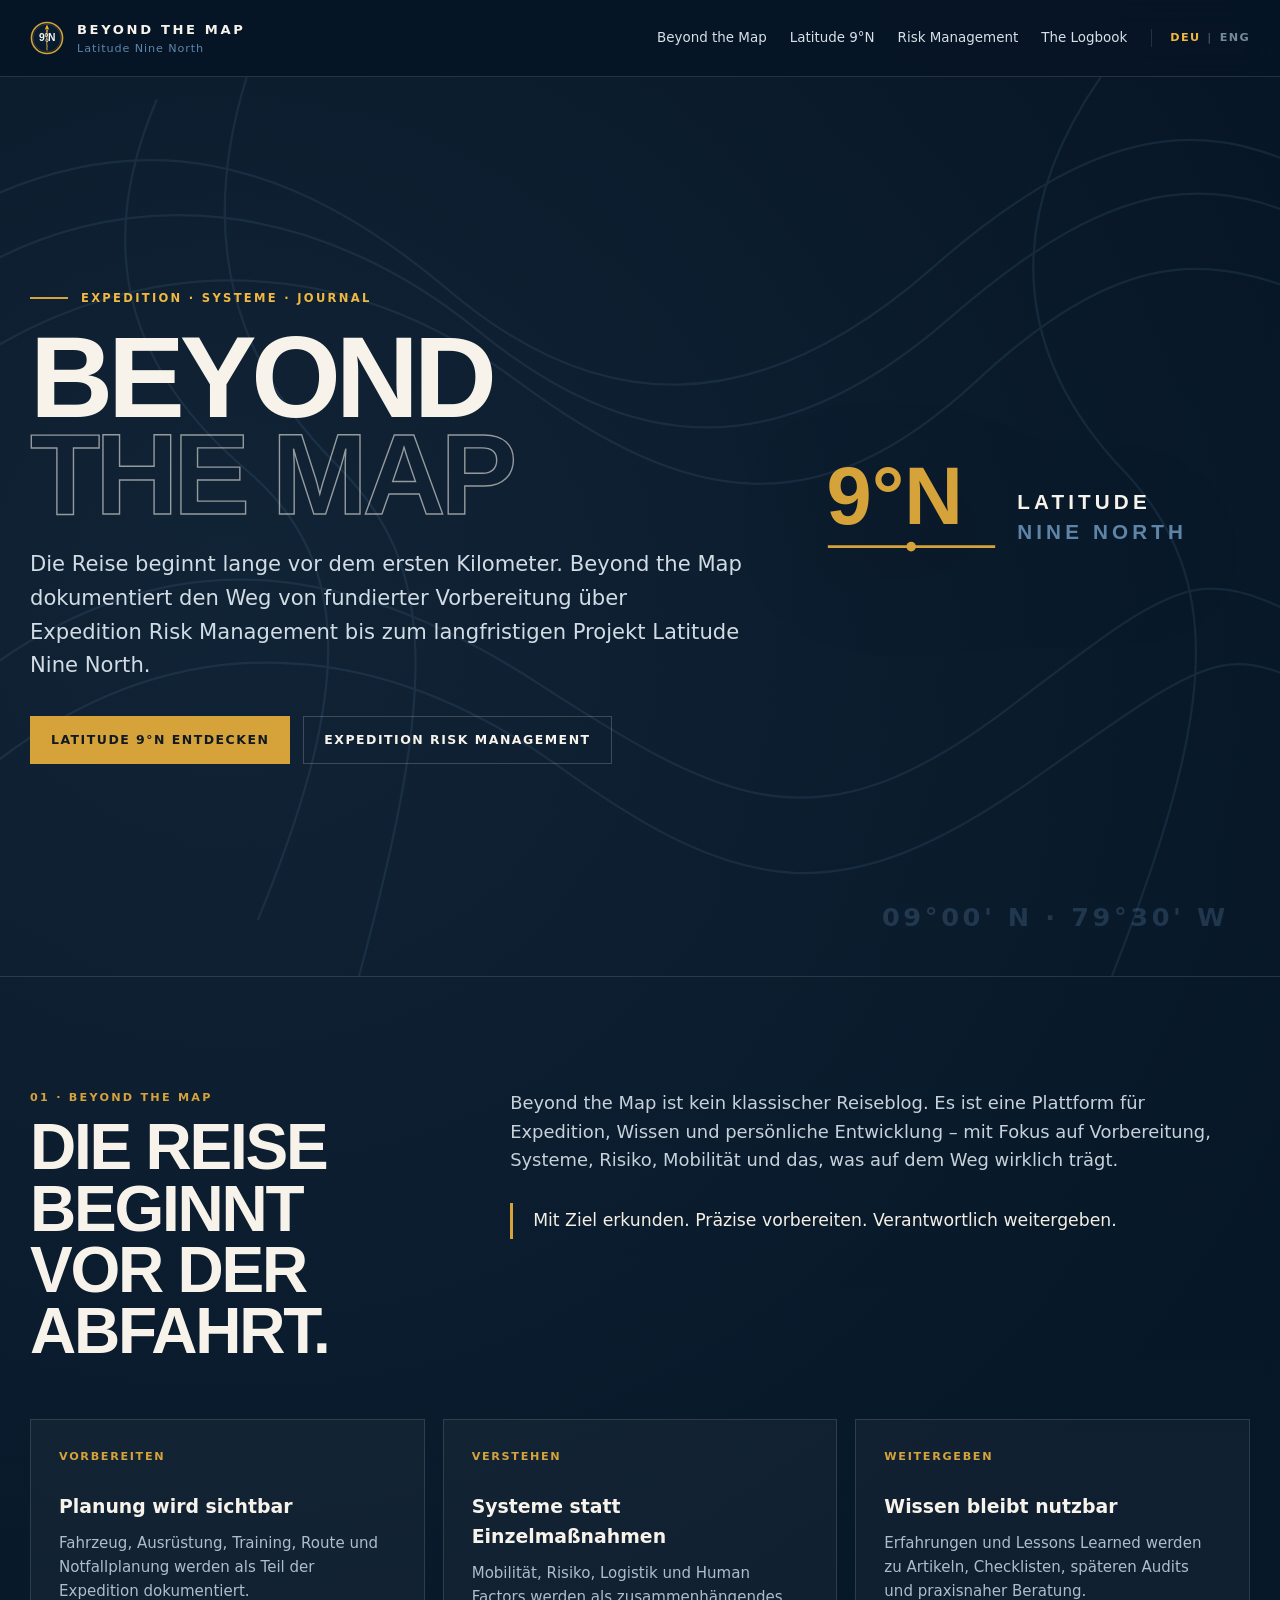
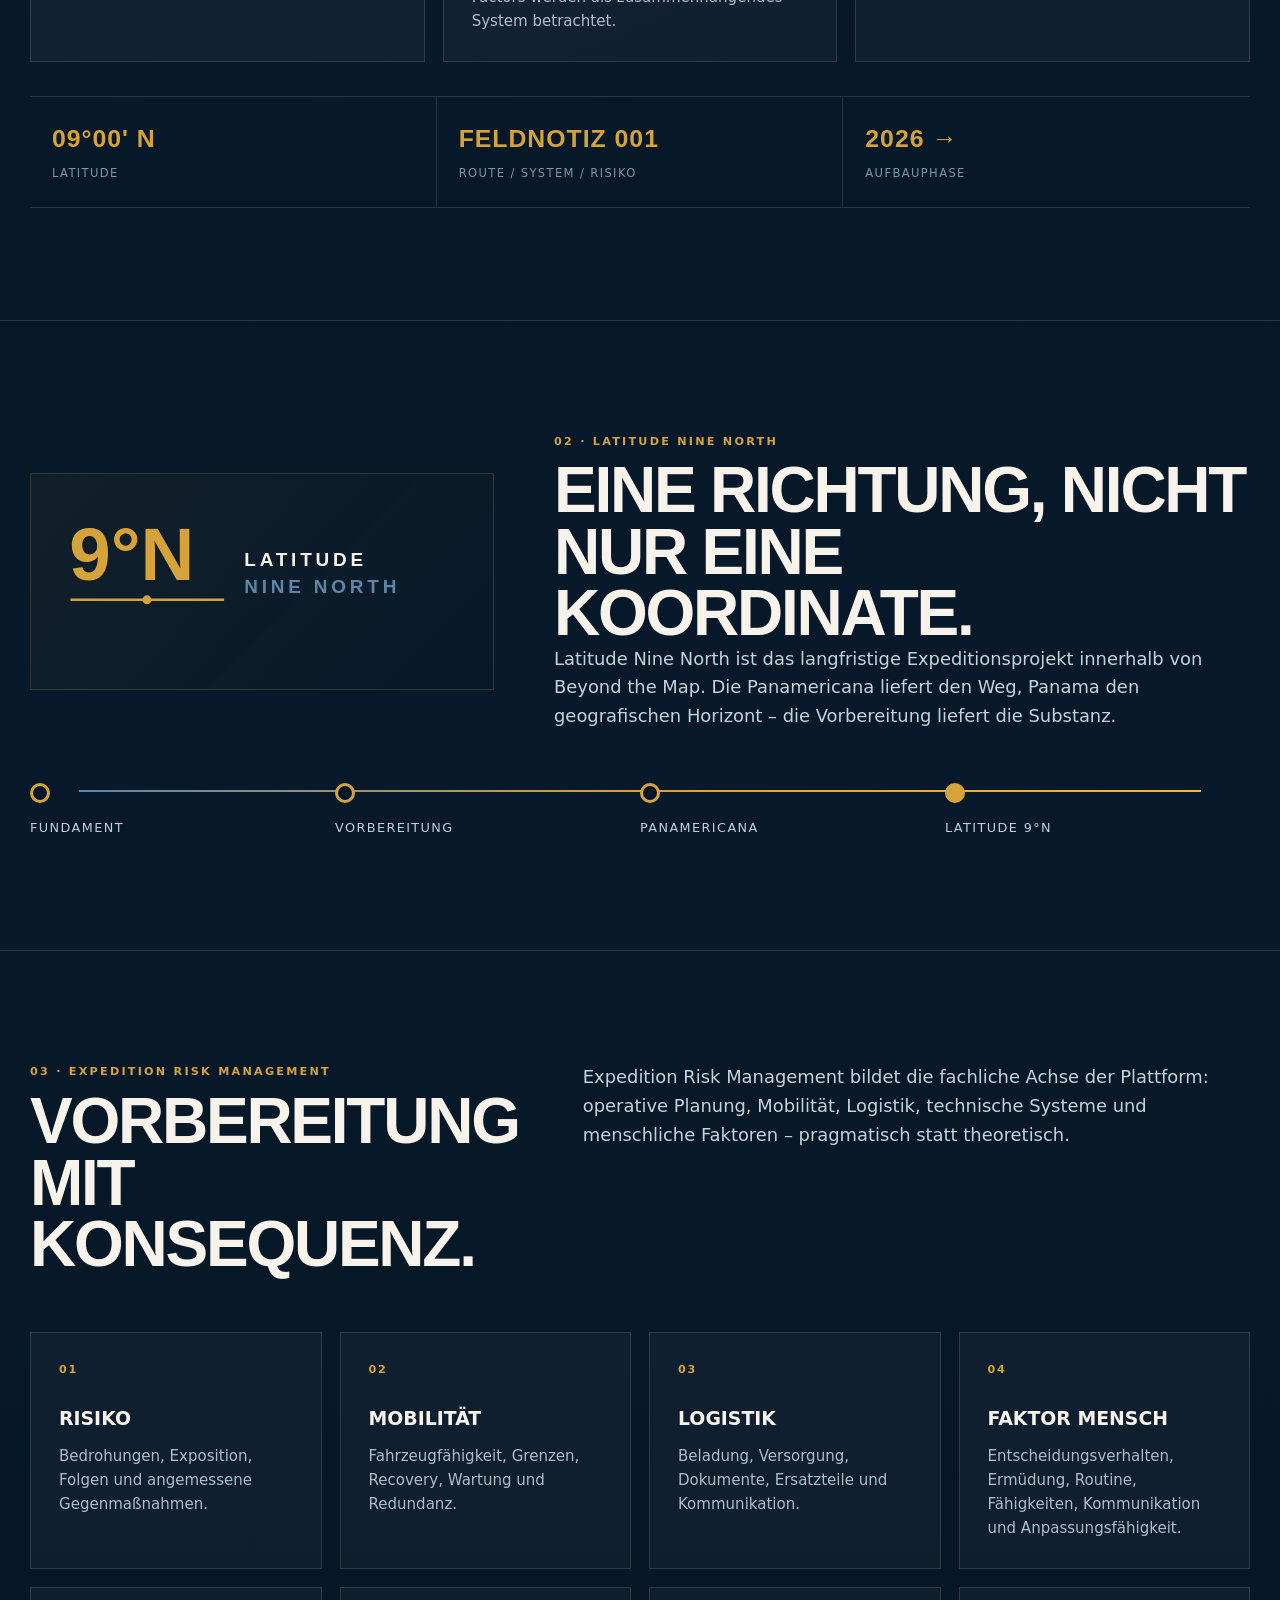
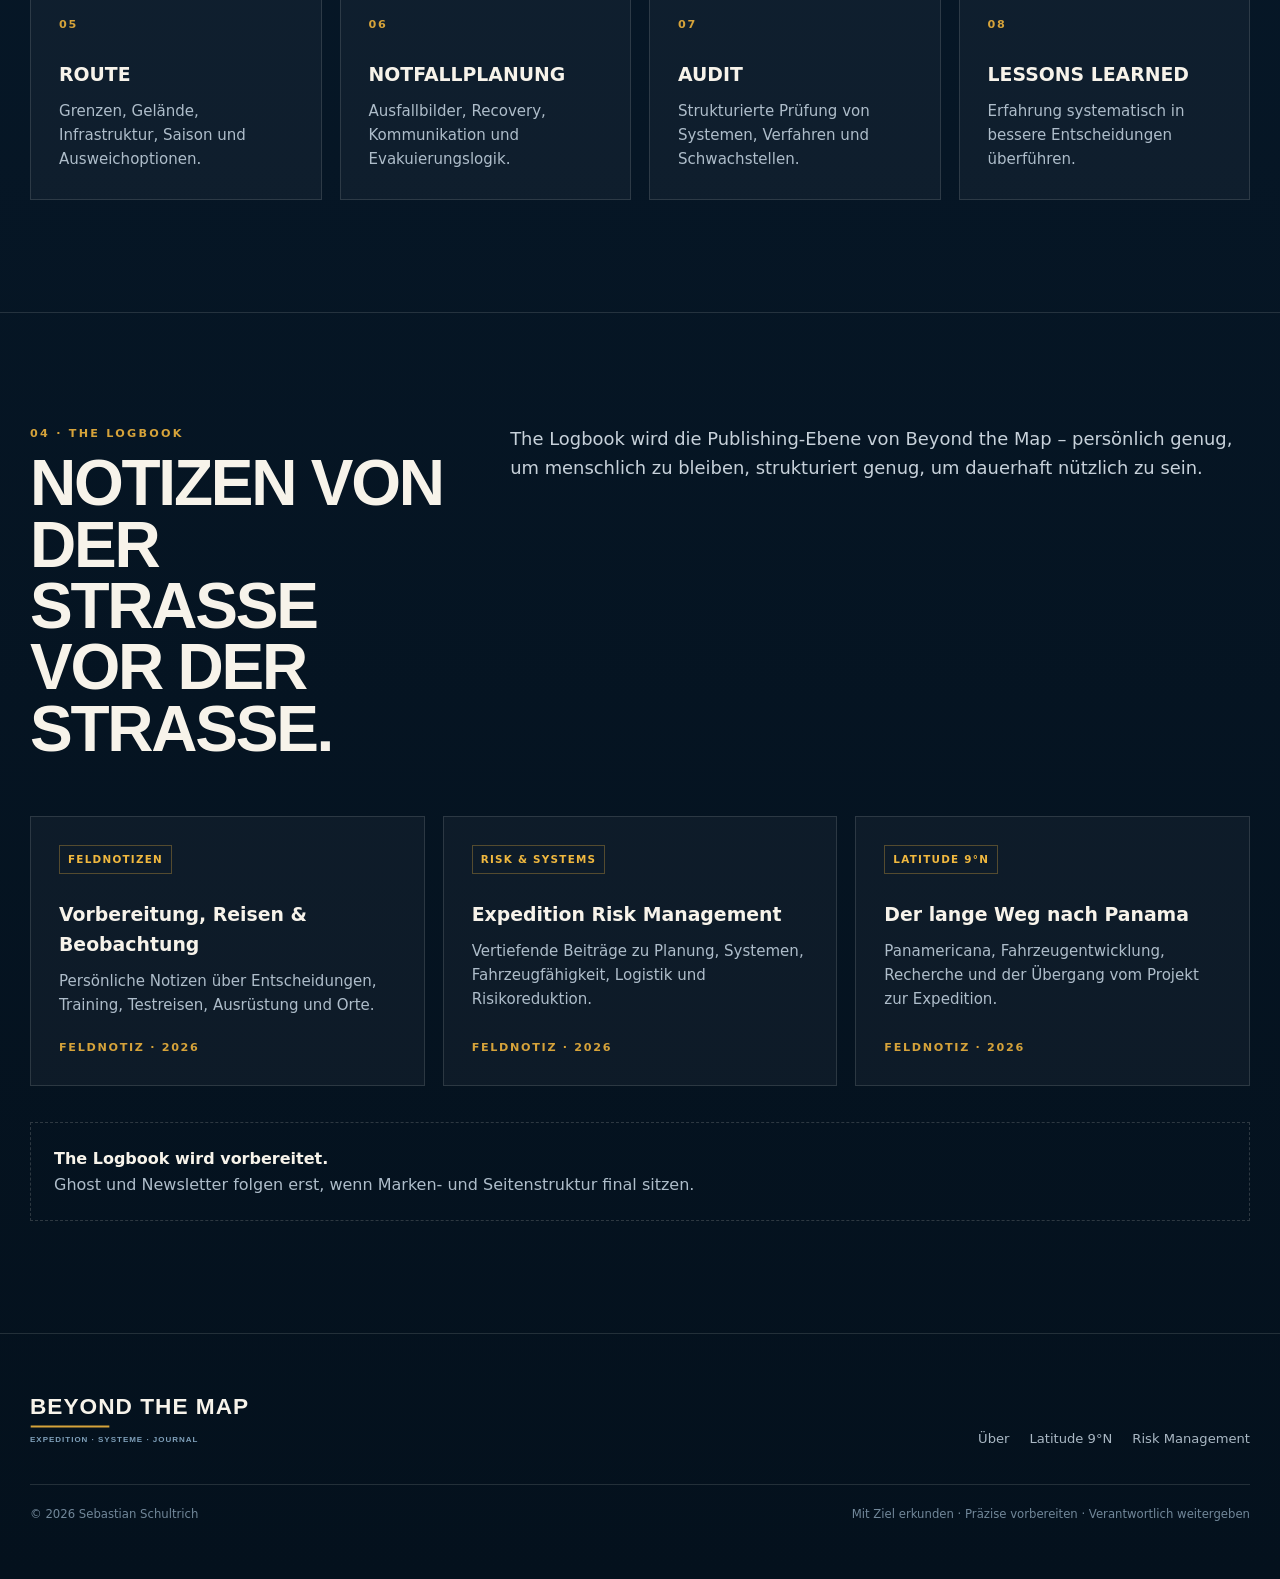
<file: website/index.html>
<!doctype html><html lang="de"><head>
<meta charset="utf-8"><meta name="viewport" content="width=device-width,initial-scale=1">
<meta name="theme-color" content="#061525"><meta name="description" content="Beyond the Map · Latitude Nine North · Expedition Risk Management">
<title>Beyond the Map · Latitude Nine North</title>
<link rel="icon" href="./assets/icons/favicon.svg" type="image/svg+xml">
<link rel="stylesheet" href="./assets/css/style.css">
<link rel="alternate" hreflang="de" href="https://schultrich.com/"><link rel="alternate" hreflang="en" href="https://schultrich.com/en/"><link rel="alternate" hreflang="x-default" href="https://schultrich.com/">
</head><body>
<header class="site-header"><div class="shell nav">
<a class="brand-mini" href="#top"><img src="./assets/icons/favicon.svg" alt=""><div><strong>BEYOND THE MAP</strong><small>Latitude Nine North</small></div></a>
<div class="nav-right"><nav class="nav-links"><a href="#beyond">Beyond the Map</a><a href="#latitude">Latitude 9°N</a><a href="#risk">Risk Management</a><a href="#logbook">The Logbook</a></nav>
<div class="lang"><a class="active" href="./">DEU</a><span>|</span><a class="" href="./en/">ENG</a></div></div>
</div></header>
<main id="top">
<section class="hero"><div class="shell hero-grid"><div><div class="eyebrow">Expedition · Systeme · Journal</div><h1>BEYOND <span>THE MAP</span></h1><p class="hero-lead">Die Reise beginnt lange vor dem ersten Kilometer. Beyond the Map dokumentiert den Weg von fundierter Vorbereitung über Expedition Risk Management bis zum langfristigen Projekt Latitude Nine North.</p><div class="actions"><a class="btn primary" href="#latitude">Latitude 9°N entdecken</a><a class="btn" href="#risk">Expedition Risk Management</a></div></div><div class="hero-brand"><img src="./assets/logos/latitude-nine-north.svg" alt="Latitude Nine North"></div></div></section>
<section id="beyond"><div class="shell"><div class="section-head"><div><div class="kicker">01 · Beyond the Map</div><h2>Die Reise beginnt vor der Abfahrt.</h2></div><div><p class="section-intro">Beyond the Map ist kein klassischer Reiseblog. Es ist eine Plattform für Expedition, Wissen und persönliche Entwicklung – mit Fokus auf Vorbereitung, Systeme, Risiko, Mobilität und das, was auf dem Weg wirklich trägt.</p><div class="quote">Mit Ziel erkunden. Präzise vorbereiten. Verantwortlich weitergeben.</div></div></div><div class="cards"><article class="card"><div class="label">VORBEREITEN</div><h3>Planung wird sichtbar</h3><p>Fahrzeug, Ausrüstung, Training, Route und Notfallplanung werden als Teil der Expedition dokumentiert.</p></article><article class="card"><div class="label">VERSTEHEN</div><h3>Systeme statt Einzelmaßnahmen</h3><p>Mobilität, Risiko, Logistik und Human Factors werden als zusammenhängendes System betrachtet.</p></article><article class="card"><div class="label">WEITERGEBEN</div><h3>Wissen bleibt nutzbar</h3><p>Erfahrungen und Lessons Learned werden zu Artikeln, Checklisten, späteren Audits und praxisnaher Beratung.</p></article></div><div class="coord-strip"><div class="coord"><strong>09°00' N</strong><span>Latitude</span></div><div class="coord"><strong>FELDNOTIZ 001</strong><span>Route / System / Risiko</span></div><div class="coord"><strong>2026 →</strong><span>Aufbauphase</span></div></div></div></section>
<section id="latitude"><div class="shell"><div class="latitude-hero"><div class="latitude-logo"><img src="./assets/logos/latitude-nine-north.svg" alt="Latitude Nine North"></div><div><div class="kicker">02 · Latitude Nine North</div><h2>Eine Richtung, nicht nur eine Koordinate.</h2><p class="section-intro">Latitude Nine North ist das langfristige Expeditionsprojekt innerhalb von Beyond the Map. Die Panamericana liefert den Weg, Panama den geografischen Horizont – die Vorbereitung liefert die Substanz.</p></div></div><div class="route"><div class="point">Fundament</div><div class="point">Vorbereitung</div><div class="point">Panamericana</div><div class="point">Latitude 9°N</div></div></div></section>
<section id="risk"><div class="shell"><div class="section-head"><div><div class="kicker">03 · Expedition Risk Management</div><h2>Vorbereitung mit Konsequenz.</h2></div><div><p class="section-intro">Expedition Risk Management bildet die fachliche Achse der Plattform: operative Planung, Mobilität, Logistik, technische Systeme und menschliche Faktoren – pragmatisch statt theoretisch.</p></div></div><div class="risk-grid"><article class="card"><div class="label">01</div><h3>RISIKO</h3><p>Bedrohungen, Exposition, Folgen und angemessene Gegenmaßnahmen.</p></article><article class="card"><div class="label">02</div><h3>MOBILITÄT</h3><p>Fahrzeugfähigkeit, Grenzen, Recovery, Wartung und Redundanz.</p></article><article class="card"><div class="label">03</div><h3>LOGISTIK</h3><p>Beladung, Versorgung, Dokumente, Ersatzteile und Kommunikation.</p></article><article class="card"><div class="label">04</div><h3>FAKTOR MENSCH</h3><p>Entscheidungsverhalten, Ermüdung, Routine, Fähigkeiten, Kommunikation und Anpassungsfähigkeit.</p></article><article class="card"><div class="label">05</div><h3>ROUTE</h3><p>Grenzen, Gelände, Infrastruktur, Saison und Ausweichoptionen.</p></article><article class="card"><div class="label">06</div><h3>NOTFALLPLANUNG</h3><p>Ausfallbilder, Recovery, Kommunikation und Evakuierungslogik.</p></article><article class="card"><div class="label">07</div><h3>AUDIT</h3><p>Strukturierte Prüfung von Systemen, Verfahren und Schwachstellen.</p></article><article class="card"><div class="label">08</div><h3>LESSONS LEARNED</h3><p>Erfahrung systematisch in bessere Entscheidungen überführen.</p></article></div></div></section>
<section id="logbook"><div class="shell"><div class="section-head"><div><div class="kicker">04 · The Logbook</div><h2>Notizen von der Straße vor der Straße.</h2></div><div><p class="section-intro">The Logbook wird die Publishing-Ebene von Beyond the Map – persönlich genug, um menschlich zu bleiben, strukturiert genug, um dauerhaft nützlich zu sein.</p></div></div><div class="log-grid"><article class="card"><div><span class="tag">FELDNOTIZEN</span><h3>Vorbereitung, Reisen & Beobachtung</h3><p>Persönliche Notizen über Entscheidungen, Training, Testreisen, Ausrüstung und Orte.</p></div><div class="label">FELDNOTIZ · 2026</div></article><article class="card"><div><span class="tag">RISK & SYSTEMS</span><h3>Expedition Risk Management</h3><p>Vertiefende Beiträge zu Planung, Systemen, Fahrzeugfähigkeit, Logistik und Risikoreduktion.</p></div><div class="label">FELDNOTIZ · 2026</div></article><article class="card"><div><span class="tag">LATITUDE 9°N</span><h3>Der lange Weg nach Panama</h3><p>Panamericana, Fahrzeugentwicklung, Recherche und der Übergang vom Projekt zur Expedition.</p></div><div class="label">FELDNOTIZ · 2026</div></article></div><div class="coming"><strong>The Logbook wird vorbereitet.</strong><br>Ghost und Newsletter folgen erst, wenn Marken- und Seitenstruktur final sitzen.</div></div></section>
</main>
<footer><div class="shell"><div class="footer-top"><div class="footer-wordmark"><img src="./assets/logos/beyond-the-map-wordmark-de.svg" alt="Beyond the Map"></div><div class="footer-links"><a href="#beyond">Über</a><a href="#latitude">Latitude 9°N</a><a href="#risk">Risk Management</a></div></div><div class="footer-bottom"><span>© 2026 Sebastian Schultrich</span><span>Mit Ziel erkunden · Präzise vorbereiten · Verantwortlich weitergeben</span></div></div></footer>
</body></html>
</file>
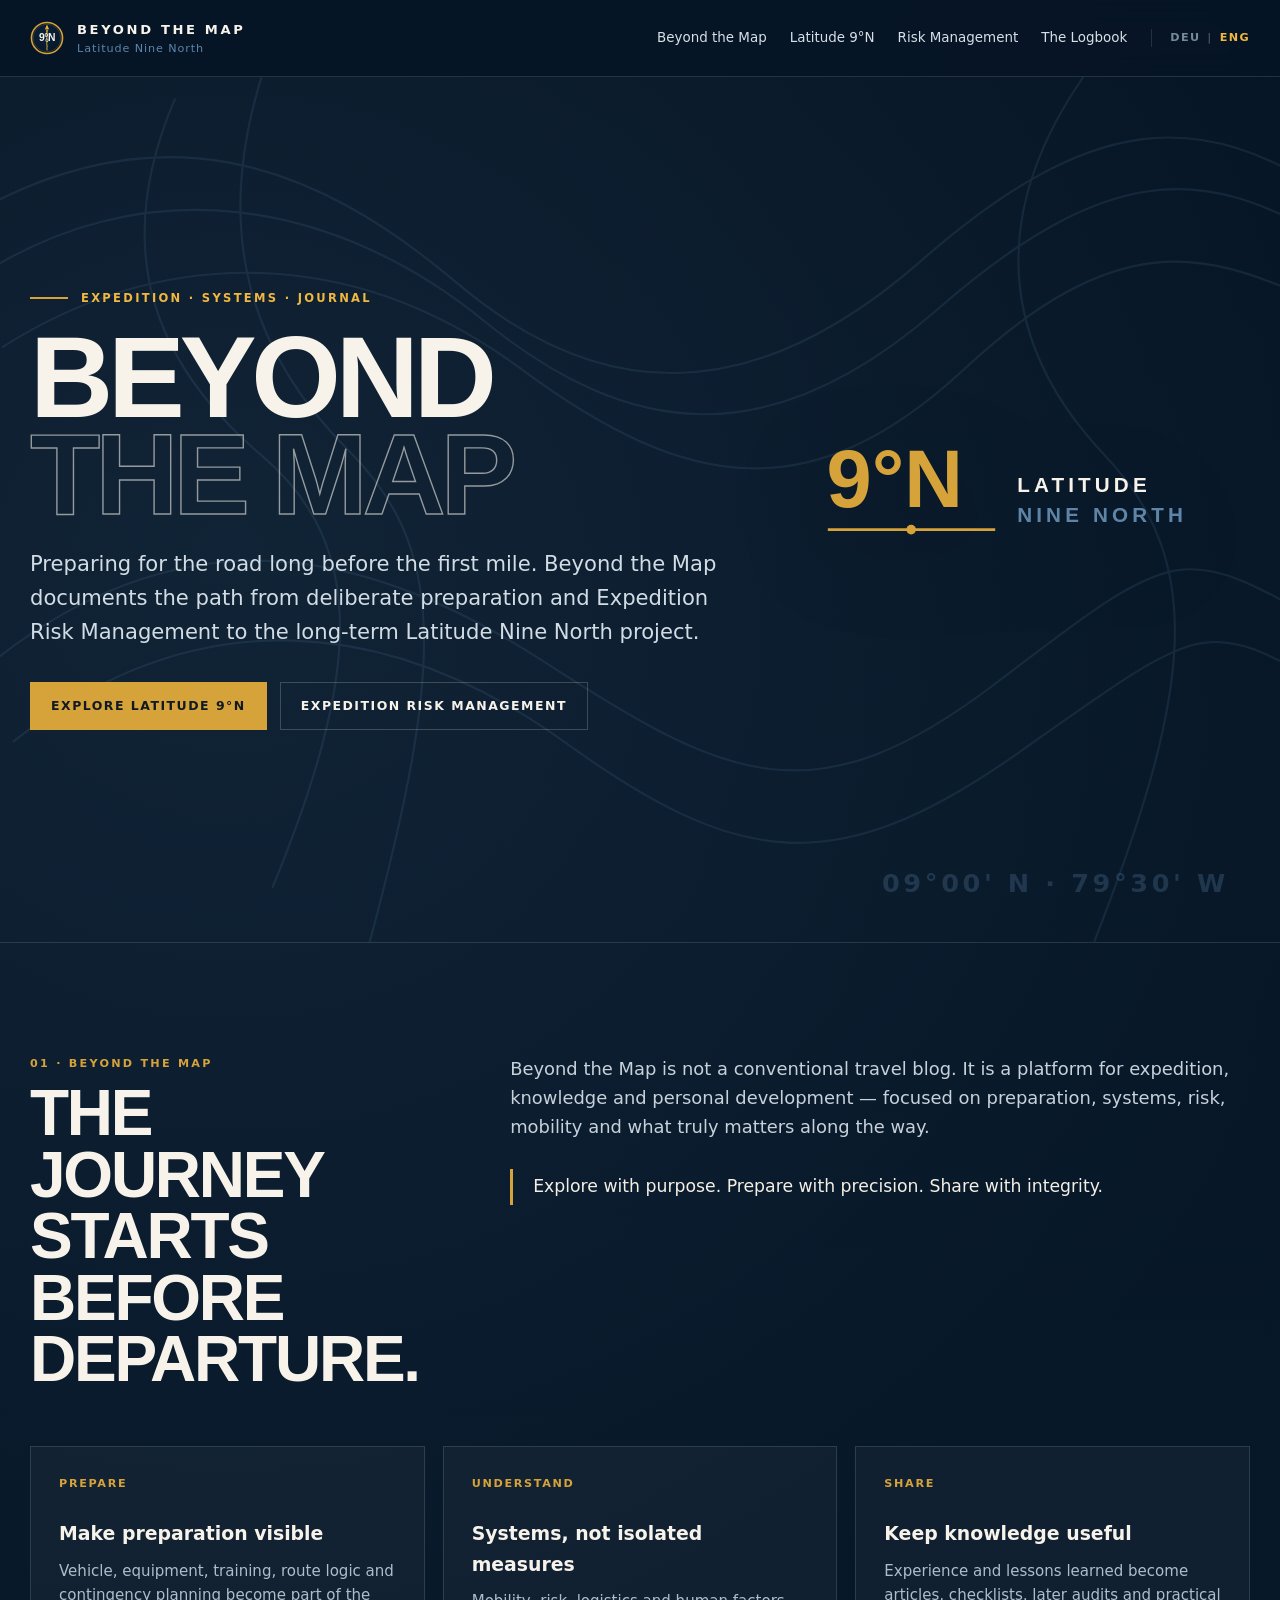
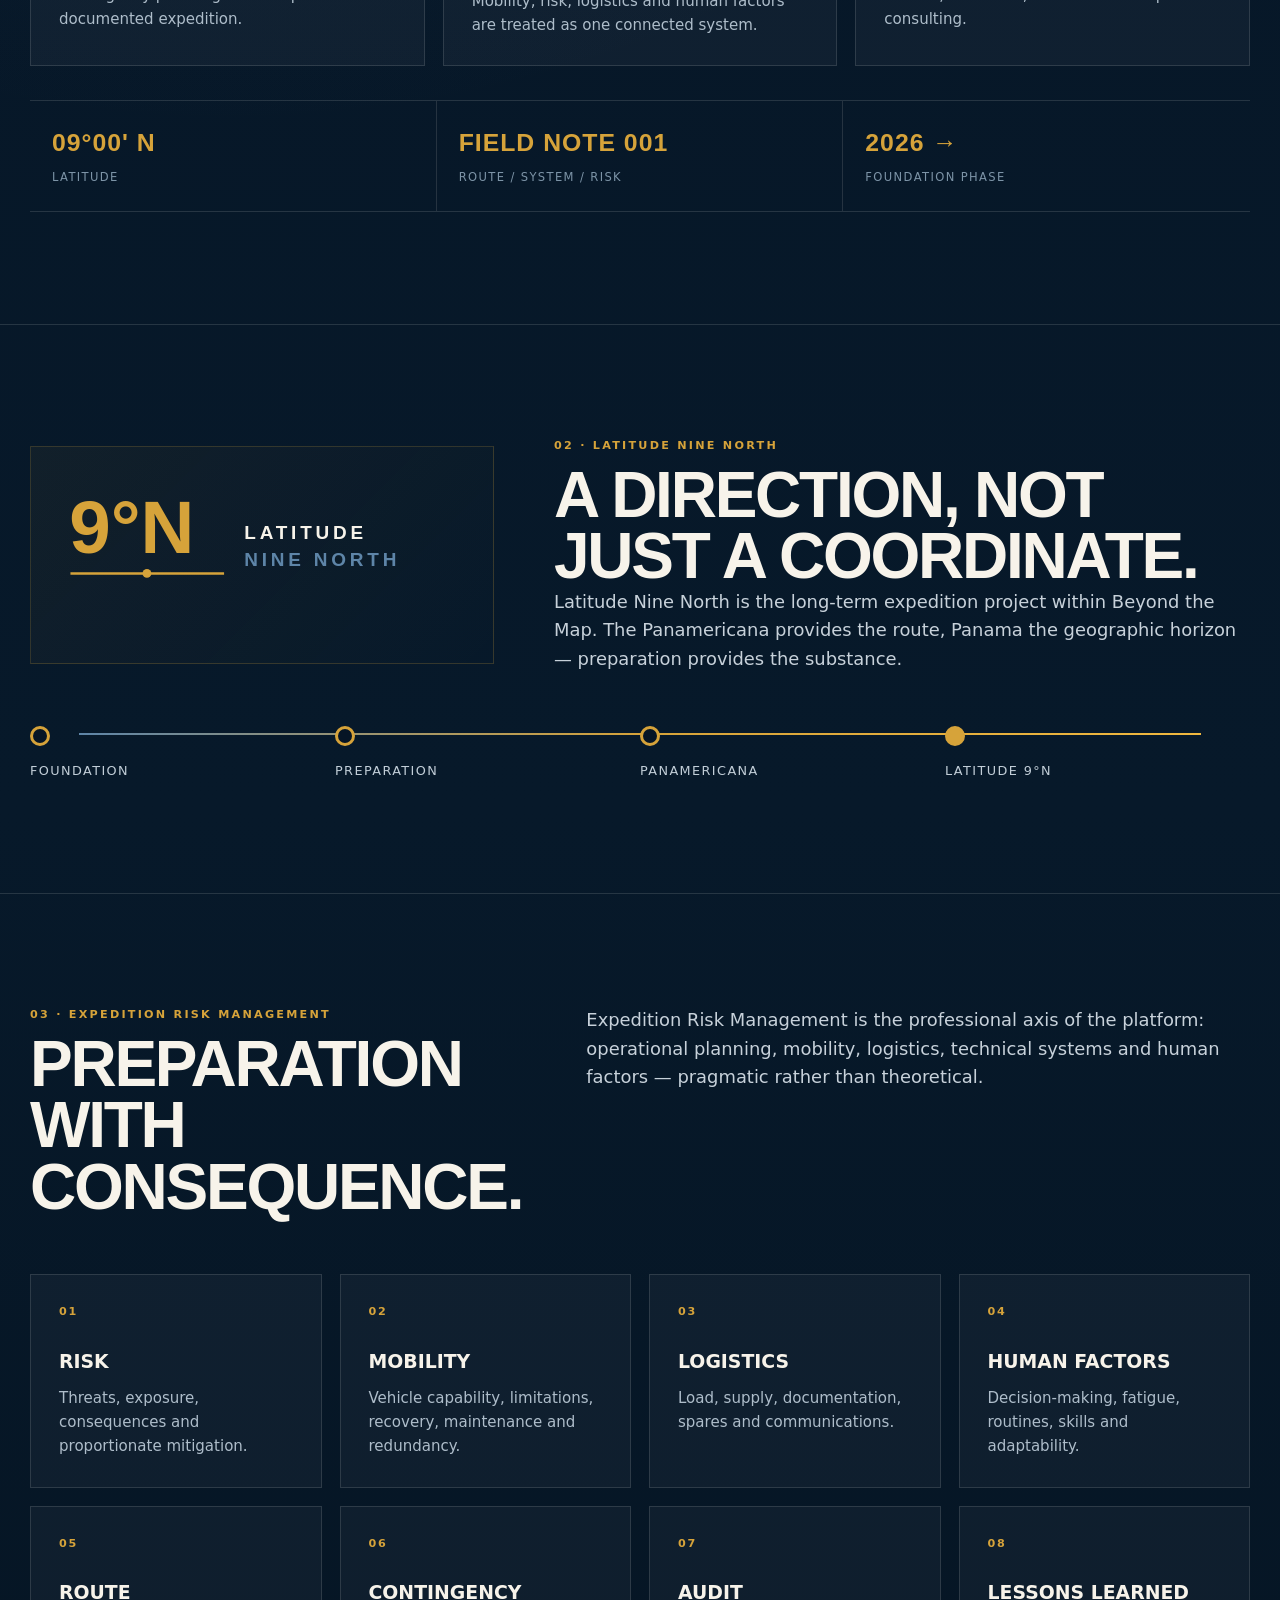
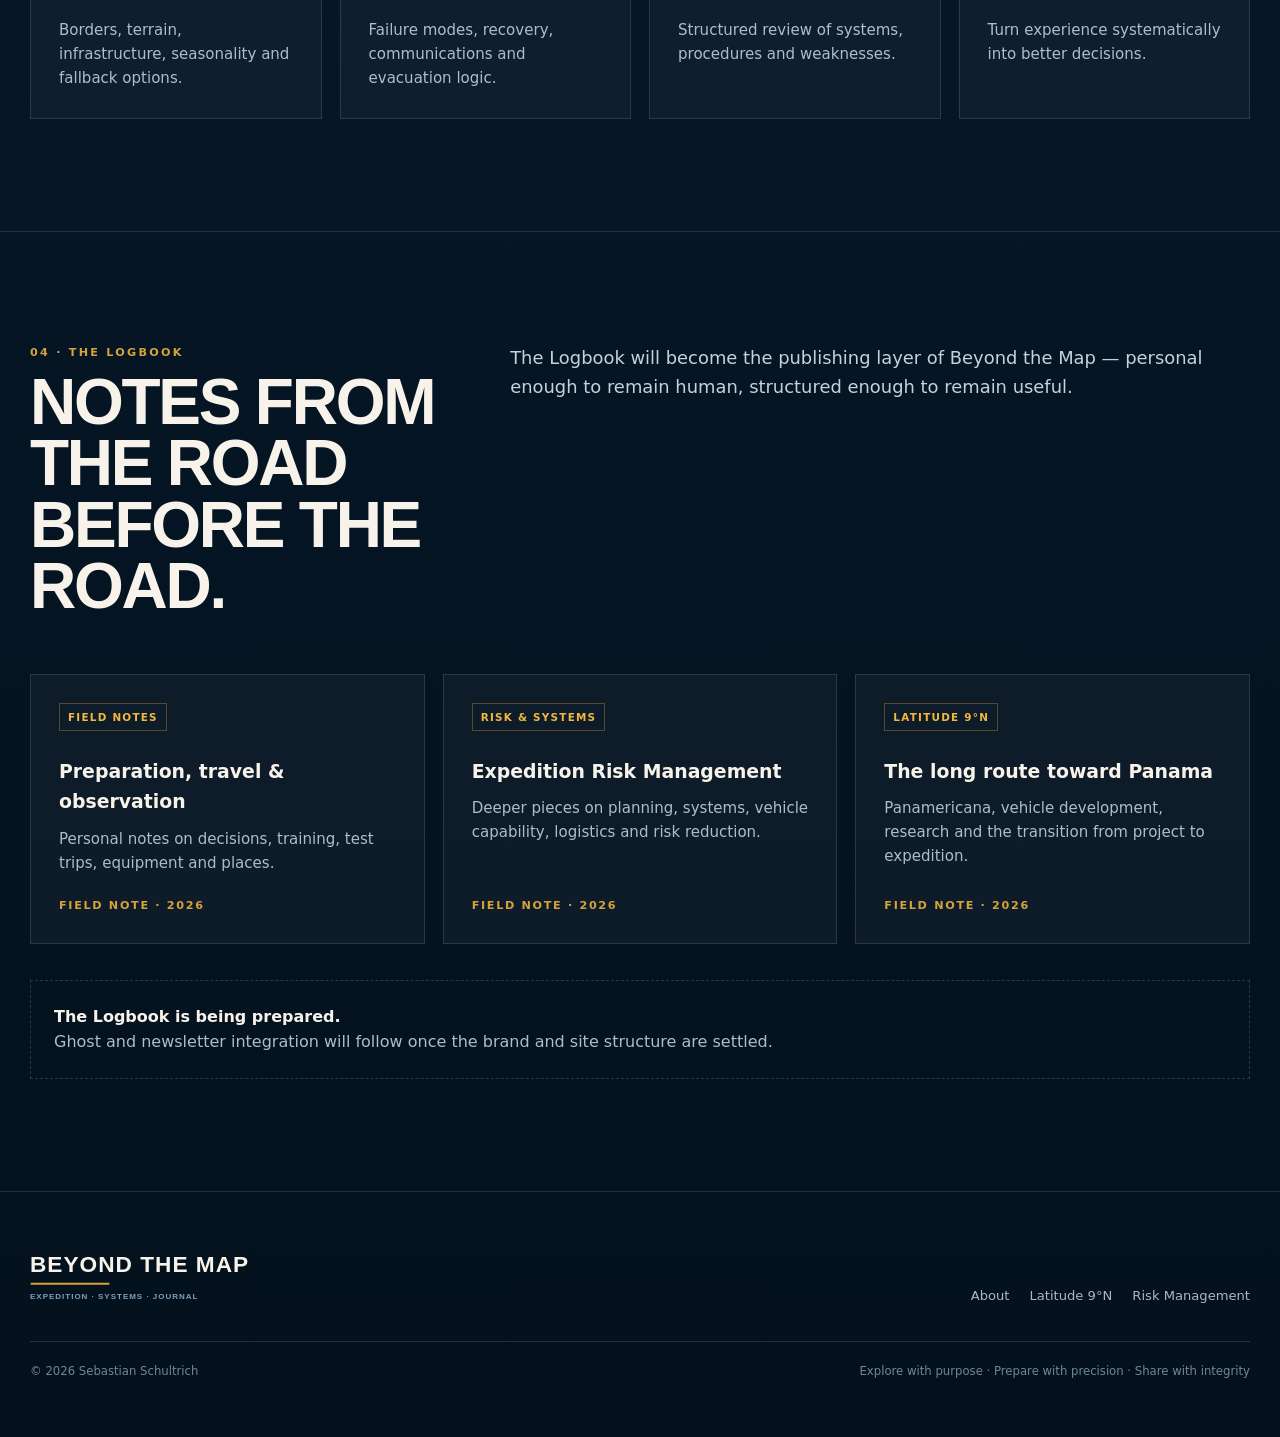
<file: website/en/index.html>
<!doctype html><html lang="en"><head>
<meta charset="utf-8"><meta name="viewport" content="width=device-width,initial-scale=1">
<meta name="theme-color" content="#061525"><meta name="description" content="Beyond the Map · Latitude Nine North · Expedition Risk Management">
<title>Beyond the Map · Latitude Nine North</title>
<link rel="icon" href="../assets/icons/favicon.svg" type="image/svg+xml">
<link rel="stylesheet" href="../assets/css/style.css">
<link rel="alternate" hreflang="de" href="https://schultrich.com/"><link rel="alternate" hreflang="en" href="https://schultrich.com/en/"><link rel="alternate" hreflang="x-default" href="https://schultrich.com/">
</head><body>
<header class="site-header"><div class="shell nav">
<a class="brand-mini" href="#top"><img src="../assets/icons/favicon.svg" alt=""><div><strong>BEYOND THE MAP</strong><small>Latitude Nine North</small></div></a>
<div class="nav-right"><nav class="nav-links"><a href="#beyond">Beyond the Map</a><a href="#latitude">Latitude 9°N</a><a href="#risk">Risk Management</a><a href="#logbook">The Logbook</a></nav>
<div class="lang"><a class="" href="../">DEU</a><span>|</span><a class="active" href="./">ENG</a></div></div>
</div></header>
<main id="top">
<section class="hero"><div class="shell hero-grid"><div><div class="eyebrow">Expedition · Systems · Journal</div><h1>BEYOND <span>THE MAP</span></h1><p class="hero-lead">Preparing for the road long before the first mile. Beyond the Map documents the path from deliberate preparation and Expedition Risk Management to the long-term Latitude Nine North project.</p><div class="actions"><a class="btn primary" href="#latitude">Explore Latitude 9°N</a><a class="btn" href="#risk">Expedition Risk Management</a></div></div><div class="hero-brand"><img src="../assets/logos/latitude-nine-north.svg" alt="Latitude Nine North"></div></div></section>
<section id="beyond"><div class="shell"><div class="section-head"><div><div class="kicker">01 · Beyond the Map</div><h2>The journey starts before departure.</h2></div><div><p class="section-intro">Beyond the Map is not a conventional travel blog. It is a platform for expedition, knowledge and personal development — focused on preparation, systems, risk, mobility and what truly matters along the way.</p><div class="quote">Explore with purpose. Prepare with precision. Share with integrity.</div></div></div><div class="cards"><article class="card"><div class="label">PREPARE</div><h3>Make preparation visible</h3><p>Vehicle, equipment, training, route logic and contingency planning become part of the documented expedition.</p></article><article class="card"><div class="label">UNDERSTAND</div><h3>Systems, not isolated measures</h3><p>Mobility, risk, logistics and human factors are treated as one connected system.</p></article><article class="card"><div class="label">SHARE</div><h3>Keep knowledge useful</h3><p>Experience and lessons learned become articles, checklists, later audits and practical consulting.</p></article></div><div class="coord-strip"><div class="coord"><strong>09°00' N</strong><span>Latitude</span></div><div class="coord"><strong>FIELD NOTE 001</strong><span>Route / System / Risk</span></div><div class="coord"><strong>2026 →</strong><span>Foundation phase</span></div></div></div></section>
<section id="latitude"><div class="shell"><div class="latitude-hero"><div class="latitude-logo"><img src="../assets/logos/latitude-nine-north.svg" alt="Latitude Nine North"></div><div><div class="kicker">02 · Latitude Nine North</div><h2>A direction, not just a coordinate.</h2><p class="section-intro">Latitude Nine North is the long-term expedition project within Beyond the Map. The Panamericana provides the route, Panama the geographic horizon — preparation provides the substance.</p></div></div><div class="route"><div class="point">Foundation</div><div class="point">Preparation</div><div class="point">Panamericana</div><div class="point">Latitude 9°N</div></div></div></section>
<section id="risk"><div class="shell"><div class="section-head"><div><div class="kicker">03 · Expedition Risk Management</div><h2>Preparation with consequence.</h2></div><div><p class="section-intro">Expedition Risk Management is the professional axis of the platform: operational planning, mobility, logistics, technical systems and human factors — pragmatic rather than theoretical.</p></div></div><div class="risk-grid"><article class="card"><div class="label">01</div><h3>RISK</h3><p>Threats, exposure, consequences and proportionate mitigation.</p></article><article class="card"><div class="label">02</div><h3>MOBILITY</h3><p>Vehicle capability, limitations, recovery, maintenance and redundancy.</p></article><article class="card"><div class="label">03</div><h3>LOGISTICS</h3><p>Load, supply, documentation, spares and communications.</p></article><article class="card"><div class="label">04</div><h3>HUMAN FACTORS</h3><p>Decision-making, fatigue, routines, skills and adaptability.</p></article><article class="card"><div class="label">05</div><h3>ROUTE</h3><p>Borders, terrain, infrastructure, seasonality and fallback options.</p></article><article class="card"><div class="label">06</div><h3>CONTINGENCY</h3><p>Failure modes, recovery, communications and evacuation logic.</p></article><article class="card"><div class="label">07</div><h3>AUDIT</h3><p>Structured review of systems, procedures and weaknesses.</p></article><article class="card"><div class="label">08</div><h3>LESSONS LEARNED</h3><p>Turn experience systematically into better decisions.</p></article></div></div></section>
<section id="logbook"><div class="shell"><div class="section-head"><div><div class="kicker">04 · The Logbook</div><h2>Notes from the road before the road.</h2></div><div><p class="section-intro">The Logbook will become the publishing layer of Beyond the Map — personal enough to remain human, structured enough to remain useful.</p></div></div><div class="log-grid"><article class="card"><div><span class="tag">FIELD NOTES</span><h3>Preparation, travel & observation</h3><p>Personal notes on decisions, training, test trips, equipment and places.</p></div><div class="label">FIELD NOTE · 2026</div></article><article class="card"><div><span class="tag">RISK & SYSTEMS</span><h3>Expedition Risk Management</h3><p>Deeper pieces on planning, systems, vehicle capability, logistics and risk reduction.</p></div><div class="label">FIELD NOTE · 2026</div></article><article class="card"><div><span class="tag">LATITUDE 9°N</span><h3>The long route toward Panama</h3><p>Panamericana, vehicle development, research and the transition from project to expedition.</p></div><div class="label">FIELD NOTE · 2026</div></article></div><div class="coming"><strong>The Logbook is being prepared.</strong><br>Ghost and newsletter integration will follow once the brand and site structure are settled.</div></div></section>
</main>
<footer><div class="shell"><div class="footer-top"><div class="footer-wordmark"><img src="../assets/logos/beyond-the-map-wordmark.svg" alt="Beyond the Map"></div><div class="footer-links"><a href="#beyond">About</a><a href="#latitude">Latitude 9°N</a><a href="#risk">Risk Management</a></div></div><div class="footer-bottom"><span>© 2026 Sebastian Schultrich</span><span>Explore with purpose · Prepare with precision · Share with integrity</span></div></div></footer>
</body></html>
</file>
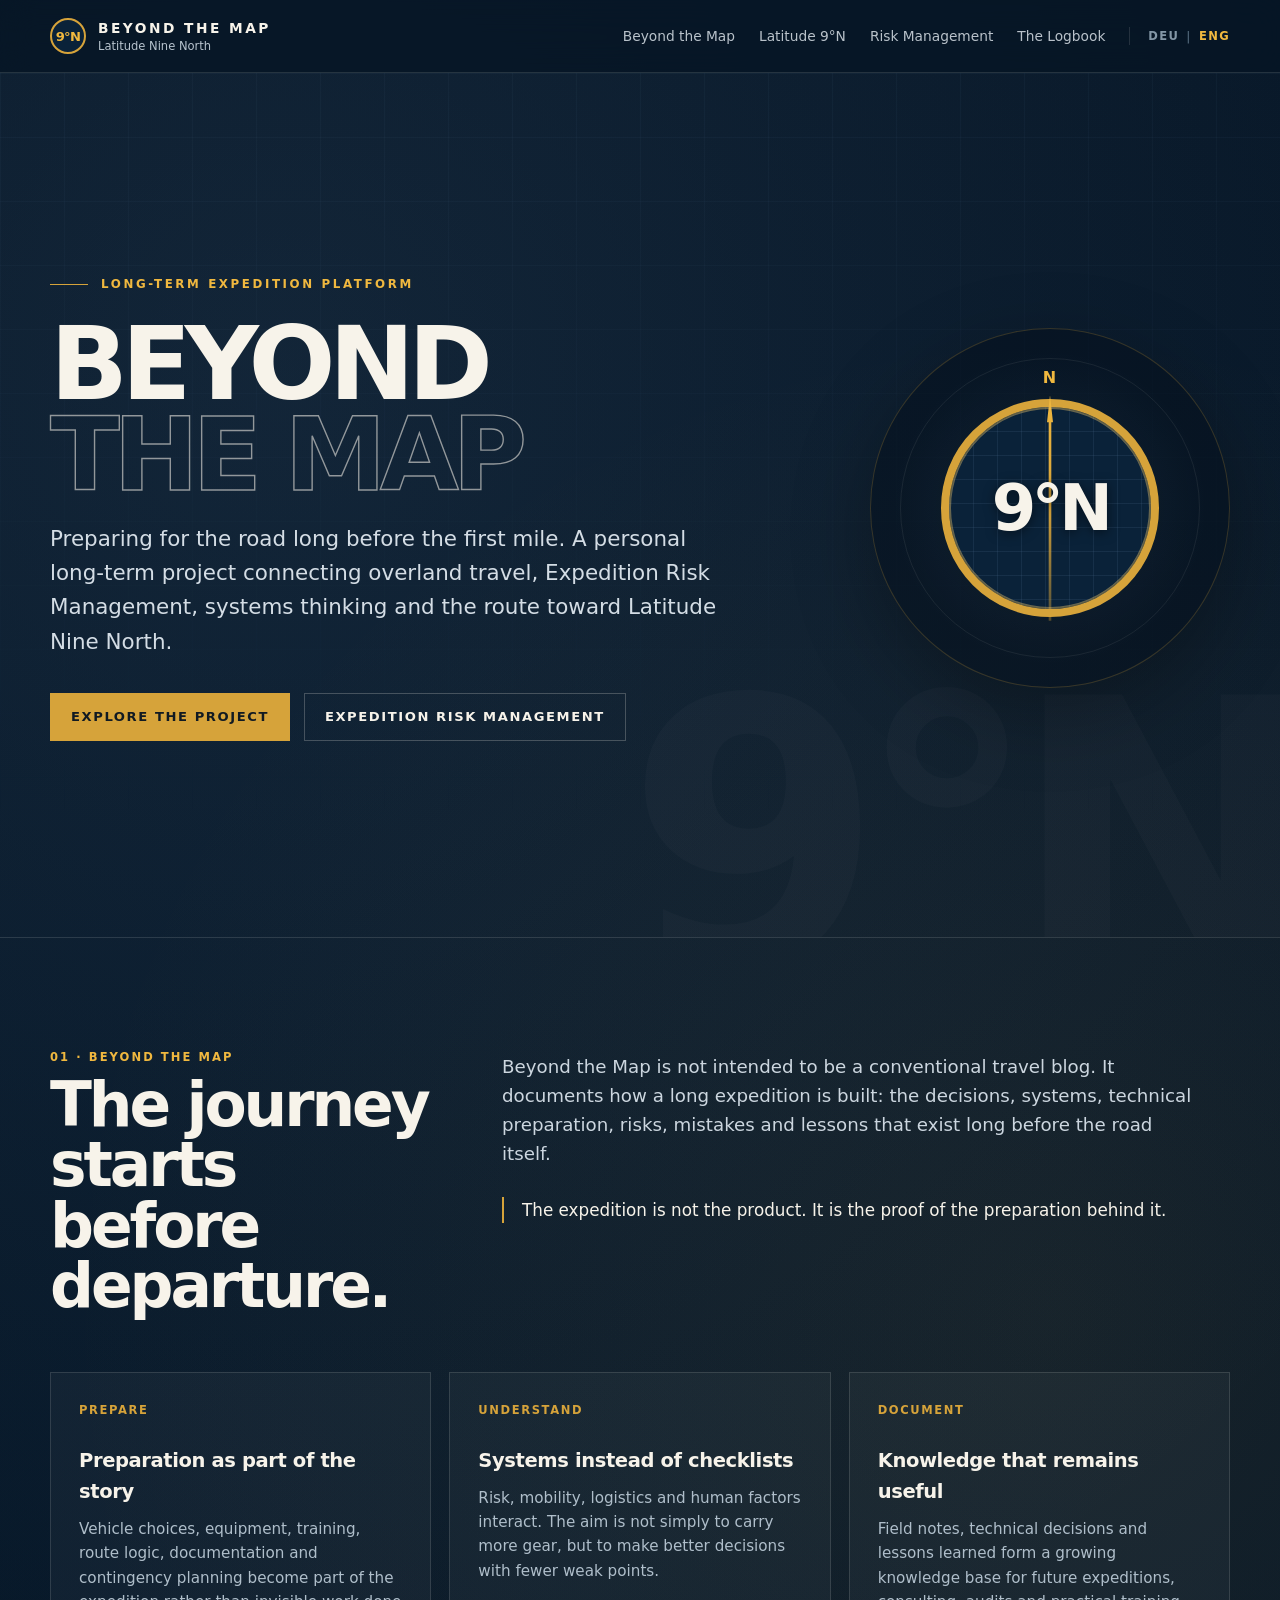
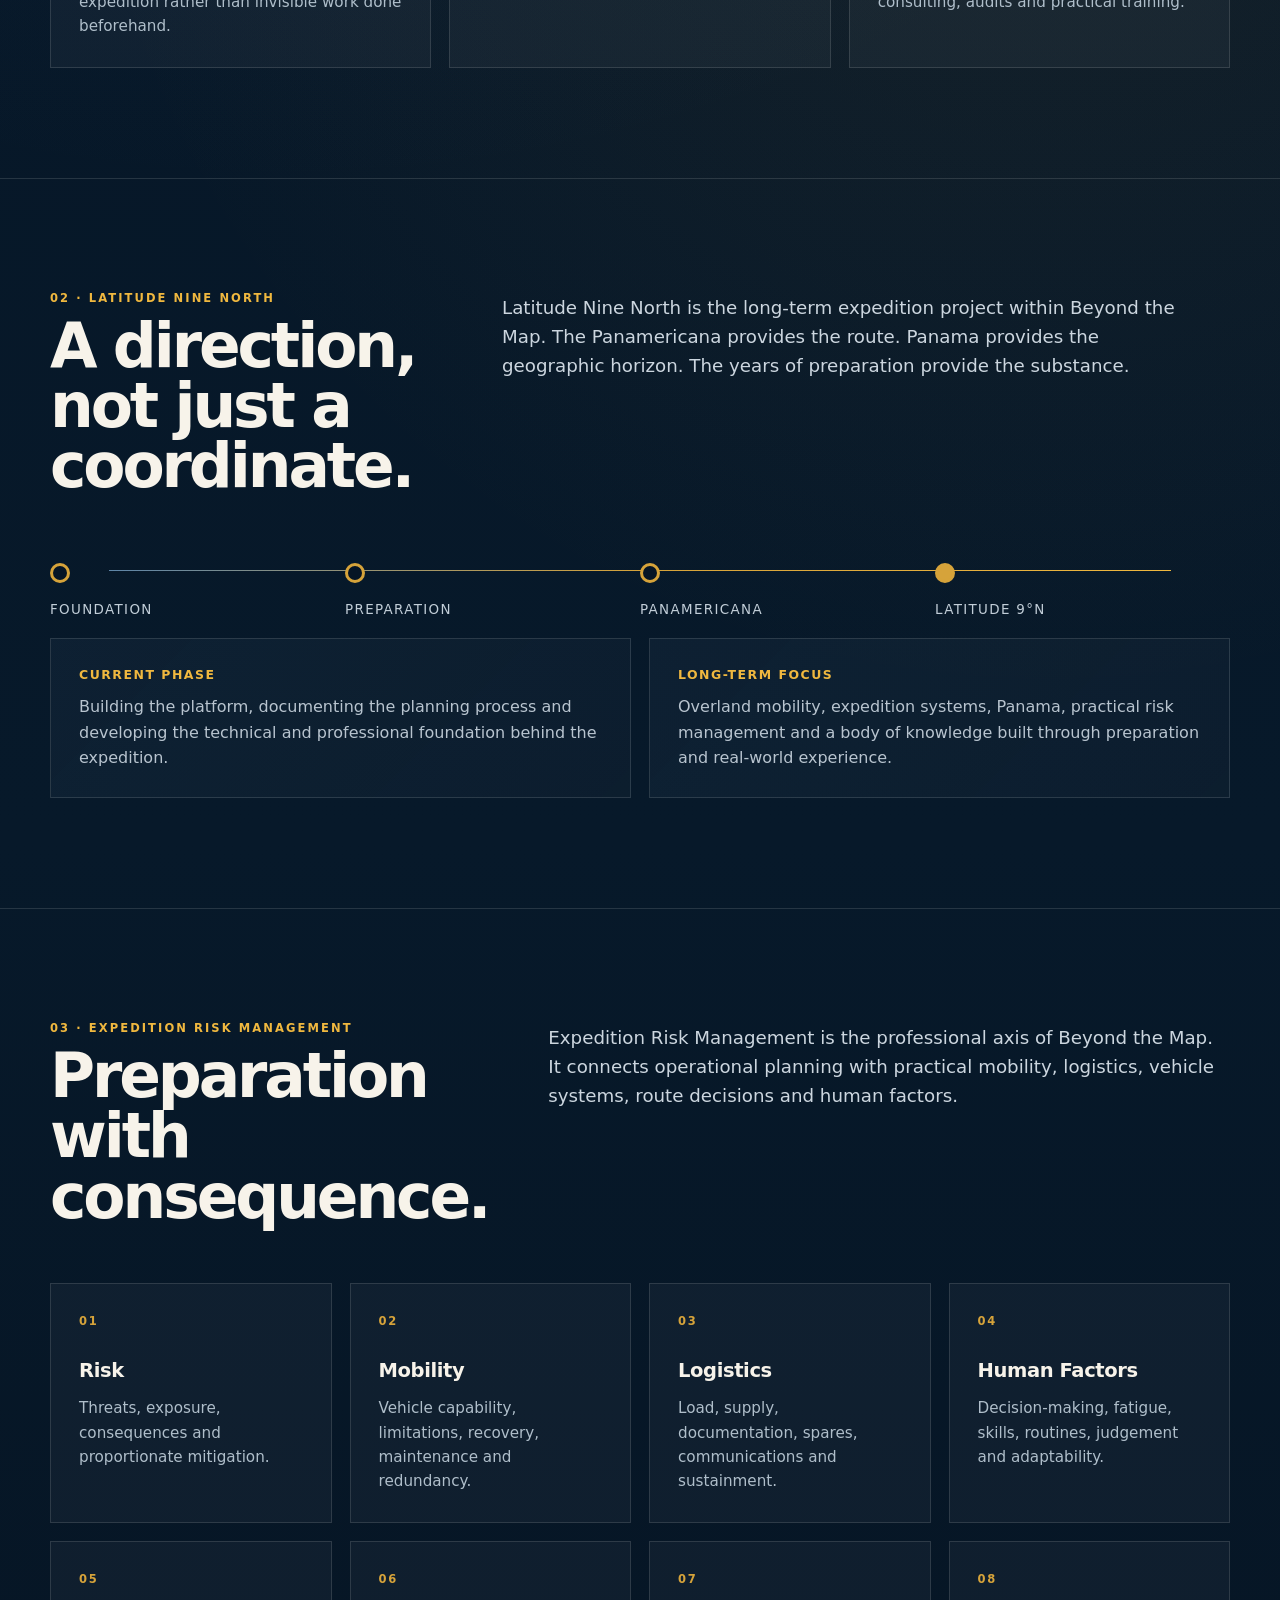
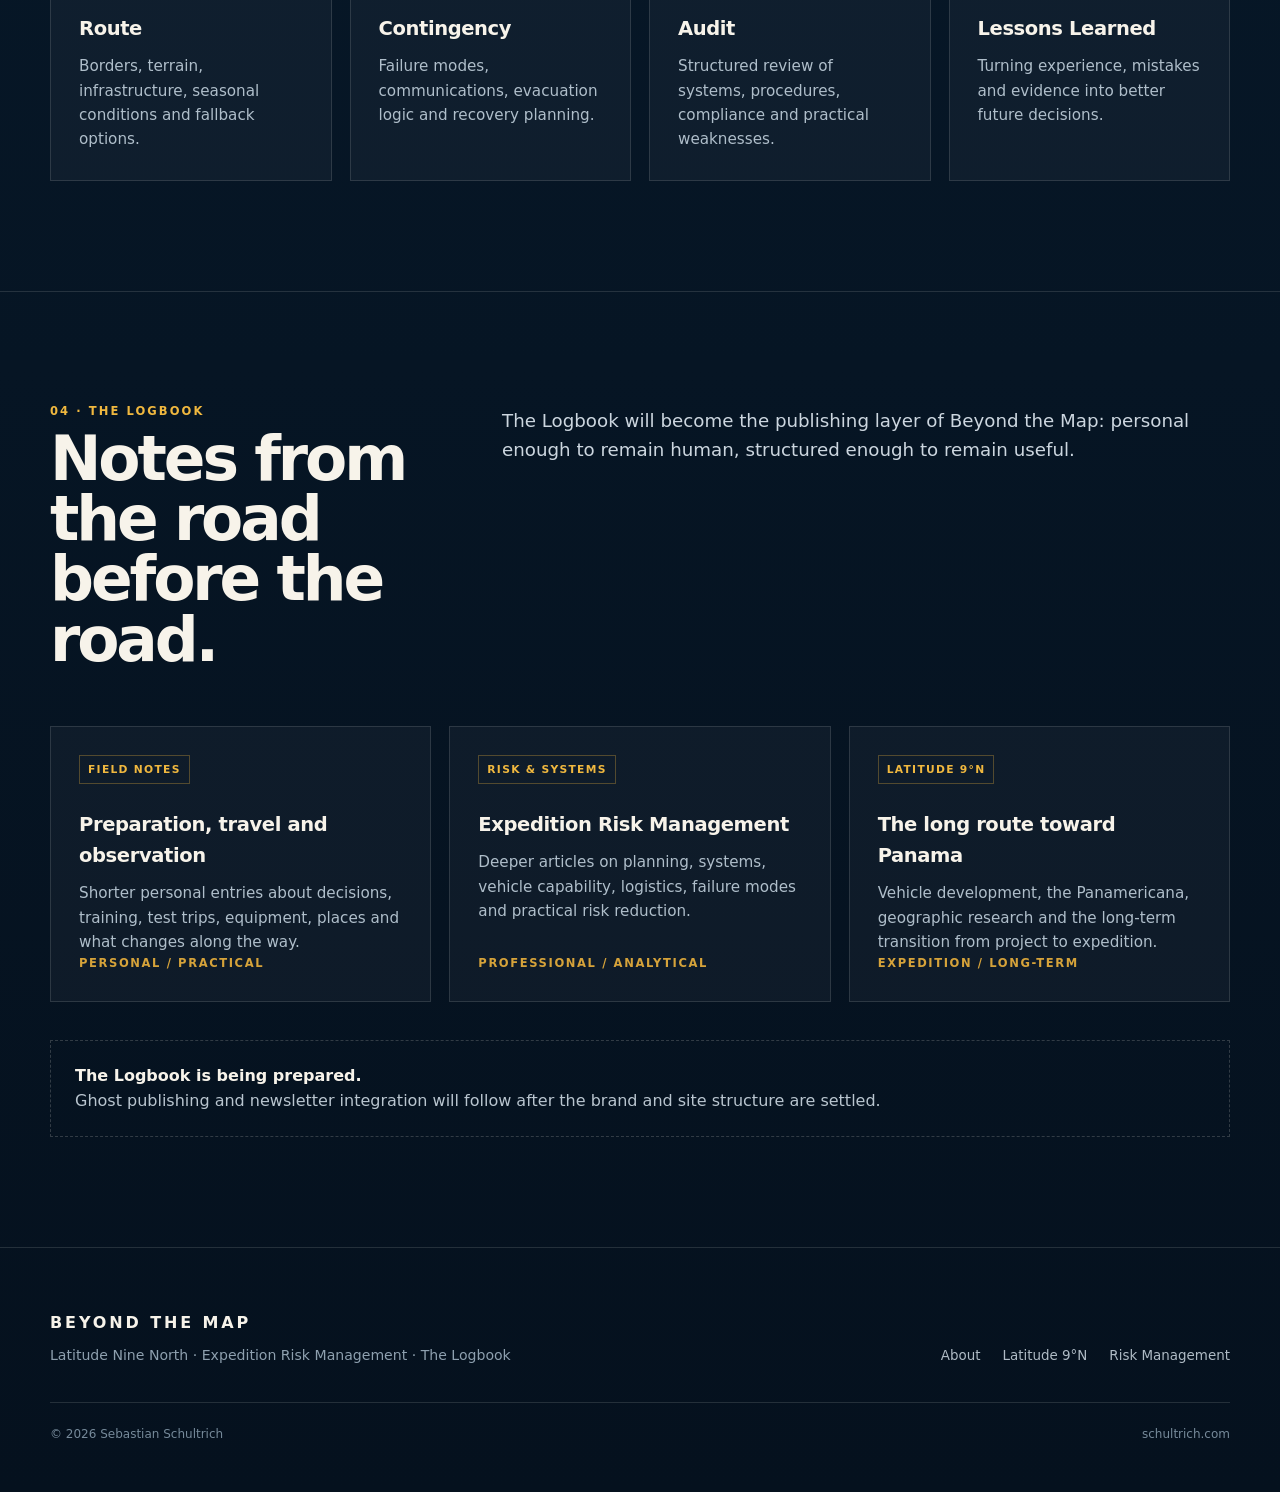
<file: website/assets/logos/en/index.html>
<!doctype html>
<html lang="en">
<head>
<meta charset="utf-8">
<meta name="viewport" content="width=device-width,initial-scale=1">
<meta name="description" content="Beyond the Map – Latitude Nine North. A long-term project about Expedition Risk Management, overland travel, preparation, systems and the road to Panama.">
<meta name="theme-color" content="#061525">
<title>Beyond the Map · Latitude Nine North</title>
<link rel="icon" href="../assets/icons/favicon.svg" type="image/svg+xml">
<link rel="alternate" hreflang="de" href="https://schultrich.com/">
<link rel="alternate" hreflang="en" href="https://schultrich.com/en/">
<link rel="alternate" hreflang="x-default" href="https://schultrich.com/">
<style>
:root{
  --navy:#061525; --blue:#0A2239; --blue-2:#102D49; --gold:#D6A33A;
  --gold-2:#F0B83F; --topo:#5E85A8; --white:#F7F3EA; --muted:#B8C4CF;
  --line:rgba(247,243,234,.13); --panel:rgba(255,255,255,.035);
  --shadow:0 24px 80px rgba(0,0,0,.28); --max:1180px;
}
*{box-sizing:border-box}
html{scroll-behavior:smooth}
body{margin:0;color:var(--white);background:
radial-gradient(circle at 22% 8%,rgba(94,133,168,.14),transparent 32%),
radial-gradient(circle at 82% 28%,rgba(214,163,58,.08),transparent 28%),
linear-gradient(180deg,var(--navy),#07192A 52%,#05111E);
font-family:Inter,ui-sans-serif,system-ui,-apple-system,BlinkMacSystemFont,"Segoe UI",sans-serif;
line-height:1.6;overflow-x:hidden}
a{color:inherit;text-decoration:none}
.shell{width:min(calc(100% - 40px),var(--max));margin:0 auto}
.site-header{position:sticky;top:0;z-index:20;backdrop-filter:blur(16px);
background:rgba(6,21,37,.78);border-bottom:1px solid var(--line)}
.nav{min-height:72px;display:flex;align-items:center;justify-content:space-between;gap:28px}
.brand{display:flex;align-items:center;gap:12px;min-width:max-content}
.brand-mark{width:36px;height:36px;border-radius:50%;border:2px solid var(--gold);
display:grid;place-items:center;color:var(--gold-2);font-weight:900;font-size:.82rem;
letter-spacing:-.05em;background:var(--blue)}
.brand-copy strong{display:block;font-size:.86rem;letter-spacing:.18em;text-transform:uppercase}
.brand-copy span{display:block;color:var(--muted);font-size:.72rem;margin-top:-2px}
.nav-right{display:flex;align-items:center;gap:24px}
.nav-links{display:flex;align-items:center;gap:24px;color:#D7DFE6;font-size:.86rem}
.nav-links a{opacity:.86}.nav-links a:hover{opacity:1;color:var(--gold-2)}
.lang-switch{display:flex;align-items:center;gap:7px;padding-left:18px;border-left:1px solid var(--line);
font-size:.72rem;font-weight:900;letter-spacing:.12em}
.lang-switch a{color:#8396A6}.lang-switch a:hover,.lang-switch a.active{color:var(--gold-2)}
.lang-switch span{color:#4A6073}
.hero{min-height:calc(100vh - 72px);display:grid;align-items:center;position:relative;
isolation:isolate;overflow:hidden;border-bottom:1px solid var(--line)}
.hero:before{content:"";position:absolute;inset:0;z-index:-2;background:
linear-gradient(rgba(94,133,168,.08) 1px,transparent 1px),
linear-gradient(90deg,rgba(94,133,168,.08) 1px,transparent 1px);
background-size:64px 64px;mask-image:linear-gradient(to bottom,rgba(0,0,0,.8),transparent 88%)}
.hero:after{content:"9°N";position:absolute;right:-.03em;bottom:-.23em;z-index:-1;
font-weight:900;letter-spacing:-.08em;font-size:clamp(9rem,29vw,27rem);line-height:1;
color:rgba(247,243,234,.018);user-select:none}
.hero-grid{display:grid;grid-template-columns:1.35fr .65fr;align-items:center;gap:72px;padding:92px 0 86px}
.eyebrow{display:flex;align-items:center;gap:13px;text-transform:uppercase;font-size:.74rem;
font-weight:800;letter-spacing:.22em;color:var(--gold-2)}
.eyebrow:before{content:"";width:38px;height:1px;background:var(--gold)}
h1{margin:24px 0 20px;max-width:900px;font-size:clamp(3.5rem,8vw,7.7rem);
line-height:.89;letter-spacing:-.065em;text-transform:uppercase;font-weight:900}
h1 span{display:block;color:transparent;-webkit-text-stroke:1.4px rgba(247,243,234,.56)}
.hero-lead{max-width:690px;color:#D4DDE5;font-size:clamp(1.06rem,1.7vw,1.34rem)}
.hero-actions{display:flex;gap:14px;flex-wrap:wrap;margin-top:34px}
.btn{min-height:48px;padding:0 20px;border:1px solid transparent;display:inline-flex;
align-items:center;justify-content:center;font-size:.82rem;font-weight:800;letter-spacing:.12em;
text-transform:uppercase;transition:.2s ease}
.btn-primary{background:var(--gold);color:#111A22}.btn-primary:hover{background:var(--gold-2);transform:translateY(-1px)}
.btn-ghost{border-color:rgba(247,243,234,.23);color:var(--white)}.btn-ghost:hover{border-color:var(--gold);color:var(--gold-2)}
.hero-card{justify-self:end;width:min(100%,360px);aspect-ratio:1;border:1px solid rgba(214,163,58,.22);
border-radius:50%;padding:28px;position:relative;display:grid;place-items:center;box-shadow:var(--shadow);
background:radial-gradient(circle at center,rgba(94,133,168,.12),transparent 62%),rgba(4,16,29,.54)}
.hero-card:before,.hero-card:after{content:"";position:absolute;border-radius:50%;inset:8%;
border:1px solid rgba(247,243,234,.07)} .hero-card:after{inset:22%}
.compass{position:relative;width:72%;aspect-ratio:1;border:8px solid var(--gold);border-radius:50%;
display:grid;place-items:center;color:var(--white);font-size:clamp(2.7rem,5vw,4.8rem);font-weight:900;
letter-spacing:-.07em;background:
linear-gradient(rgba(94,133,168,.14) 1px,transparent 1px),
linear-gradient(90deg,rgba(94,133,168,.14) 1px,transparent 1px),var(--blue);
background-size:24px 24px;box-shadow:0 0 0 2px rgba(240,194,90,.36) inset}
.compass:before{content:"N";position:absolute;top:-42px;color:var(--gold-2);font-size:1rem;letter-spacing:.08em}
.compass:after{content:"";position:absolute;width:6px;height:112%;
background:linear-gradient(var(--gold-2),var(--gold),rgba(214,163,58,.34));
clip-path:polygon(50% 0,100% 12%,72% 12%,72% 100%,28% 100%,28% 12%,0 12%);z-index:0}
.compass span{position:relative;z-index:1;text-shadow:0 2px 12px rgba(0,0,0,.5)}
section{padding:110px 0;border-bottom:1px solid var(--line)}
.section-head{display:grid;grid-template-columns:.7fr 1.3fr;gap:60px;margin-bottom:56px;align-items:start}
.kicker{color:var(--gold-2);text-transform:uppercase;letter-spacing:.18em;font-size:.72rem;font-weight:900}
h2{margin:9px 0 0;font-size:clamp(2.3rem,4.8vw,4.8rem);letter-spacing:-.05em;line-height:.98}
.section-intro{font-size:1.14rem;color:#CCD6DF;max-width:690px;margin:4px 0 0}
.quote{margin-top:28px;border-left:2px solid var(--gold);padding-left:18px;color:var(--white);font-size:1.05rem}
.story-grid,.risk-grid,.logbook-grid{display:grid;grid-template-columns:repeat(3,1fr);gap:18px}
.card{background:var(--panel);border:1px solid var(--line);padding:28px;min-height:220px;transition:.22s ease}
.card:hover{border-color:rgba(214,163,58,.38);background:rgba(255,255,255,.05);transform:translateY(-3px)}
.card-number{color:var(--gold);font-size:.72rem;font-weight:900;letter-spacing:.14em}
.card h3{margin:25px 0 10px;font-size:1.22rem;letter-spacing:-.02em}
.card p{margin:0;color:#AFBECA;font-size:.95rem}
.latitude{position:relative;overflow:hidden}
.latitude .route-line{margin-top:50px;display:grid;grid-template-columns:repeat(4,1fr);position:relative;gap:0}
.latitude .route-line:before{content:"";position:absolute;left:5%;right:5%;top:17px;height:1px;
background:linear-gradient(90deg,var(--topo),var(--gold),var(--gold-2))}
.waypoint{position:relative;padding-top:46px;color:#C2CED8;font-size:.84rem;letter-spacing:.1em;text-transform:uppercase}
.waypoint:before{content:"";position:absolute;top:10px;left:0;width:14px;height:14px;border-radius:50%;
background:var(--navy);border:3px solid var(--gold);z-index:2}
.waypoint:last-child:before{background:var(--gold)}
.risk-grid{grid-template-columns:repeat(4,1fr)} .risk-grid .card{min-height:180px}
.status{display:grid;grid-template-columns:1fr 1fr;gap:18px;margin-top:18px}
.status-panel{border:1px solid var(--line);padding:26px 28px;
background:linear-gradient(135deg,rgba(94,133,168,.07),rgba(255,255,255,.018))}
.status-panel strong{display:block;text-transform:uppercase;letter-spacing:.12em;font-size:.78rem;
color:var(--gold-2);margin-bottom:9px}.status-panel p{margin:0;color:#B8C4CF}
.logbook-grid .card{display:flex;flex-direction:column;justify-content:space-between;min-height:270px}
.tag{display:inline-flex;width:max-content;padding:5px 8px;border:1px solid rgba(214,163,58,.34);
color:var(--gold-2);font-size:.67rem;font-weight:800;letter-spacing:.12em;text-transform:uppercase}
.coming{margin-top:38px;padding:22px 24px;border:1px dashed rgba(247,243,234,.18);
display:flex;align-items:center;justify-content:space-between;gap:18px;color:#B9C5CF}.coming strong{color:var(--white)}
footer{padding:62px 0 48px}.footer-grid{display:grid;grid-template-columns:1.2fr .8fr;gap:40px;align-items:end}
.footer-title{font-weight:900;letter-spacing:.18em;text-transform:uppercase;font-size:1rem}
.footer-sub{margin-top:8px;color:#8EA0AF;font-size:.88rem}
.footer-links{display:flex;justify-content:flex-end;gap:22px;flex-wrap:wrap;color:#AFBBC5;font-size:.84rem}
.copyright{margin-top:36px;padding-top:22px;border-top:1px solid var(--line);color:#768A9A;font-size:.75rem;
display:flex;justify-content:space-between;gap:20px;flex-wrap:wrap}
@media(max-width:960px){
.nav-links{display:none}.hero-grid,.section-head,.footer-grid{grid-template-columns:1fr}.hero-grid{gap:42px}
.hero-card{justify-self:start;width:300px}.story-grid,.logbook-grid{grid-template-columns:1fr 1fr}
.risk-grid{grid-template-columns:1fr 1fr}.section-head{gap:20px}.footer-links{justify-content:flex-start}}
@media(max-width:620px){
.shell{width:min(calc(100% - 28px),var(--max))}.hero-grid{padding:68px 0}h1{font-size:3.6rem}.hero-card{width:230px}
.story-grid,.logbook-grid,.risk-grid,.status{grid-template-columns:1fr}.latitude .route-line{grid-template-columns:1fr;gap:18px}
.latitude .route-line:before{left:6px;right:auto;top:0;bottom:0;width:1px;height:auto;
background:linear-gradient(var(--topo),var(--gold),var(--gold-2))}
.waypoint{padding:0 0 0 36px;min-height:44px}.waypoint:before{left:0;top:3px}
section{padding:82px 0}.coming{align-items:flex-start;flex-direction:column}
.brand-copy span{display:none}.nav{gap:10px}.lang-switch{padding-left:10px}}
</style>
</head>
<body>
<header class="site-header"><div class="shell nav">
<a class="brand" href="#top" aria-label="Beyond the Map">
<div class="brand-mark">9°N</div><div class="brand-copy"><strong>Beyond the Map</strong><span>Latitude Nine North</span></div></a>
<div class="nav-right">
<nav class="nav-links">
<a href="#beyond">Beyond the Map</a><a href="#latitude">Latitude 9°N</a>
<a href="#risk">Risk Management</a><a href="#logbook">The Logbook</a>
</nav>
<div class="lang-switch" aria-label="Language">
<a class="" href="../">DEU</a><span>|</span>
<a class="active" href="./">ENG</a>
</div></div></div></header>

<main id="top">
<section class="hero"><div class="shell hero-grid">
<div><div class="eyebrow">Long-term expedition platform</div><h1>Beyond <span>the Map</span></h1>
<p class="hero-lead">Preparing for the road long before the first mile. A personal long-term project connecting overland travel, Expedition Risk Management, systems thinking and the route toward Latitude Nine North.</p><div class="hero-actions">
<a class="btn btn-primary" href="#latitude">Explore the project</a>
<a class="btn btn-ghost" href="#risk">Expedition Risk Management</a></div></div>
<div class="hero-card" aria-hidden="true"><div class="compass"><span>9°N</span></div></div>
</div></section>

<section id="beyond"><div class="shell">
<div class="section-head"><div><div class="kicker">01 · Beyond the Map</div><h2>The journey starts before departure.</h2></div>
<div><p class="section-intro">Beyond the Map is not intended to be a conventional travel blog. It documents how a long expedition is built: the decisions, systems, technical preparation, risks, mistakes and lessons that exist long before the road itself.</p><div class="quote">The expedition is not the product. It is the proof of the preparation behind it.</div></div></div>
<div class="story-grid"><article class="card"><div class="card-number">PREPARE</div><h3>Preparation as part of the story</h3><p>Vehicle choices, equipment, training, route logic, documentation and contingency planning become part of the expedition rather than invisible work done beforehand.</p></article>
<article class="card"><div class="card-number">UNDERSTAND</div><h3>Systems instead of checklists</h3><p>Risk, mobility, logistics and human factors interact. The aim is not simply to carry more gear, but to make better decisions with fewer weak points.</p></article>
<article class="card"><div class="card-number">DOCUMENT</div><h3>Knowledge that remains useful</h3><p>Field notes, technical decisions and lessons learned form a growing knowledge base for future expeditions, consulting, audits and practical training.</p></article></div></div></section>

<section id="latitude" class="latitude"><div class="shell">
<div class="section-head"><div><div class="kicker">02 · Latitude Nine North</div><h2>A direction, not just a coordinate.</h2></div>
<div><p class="section-intro">Latitude Nine North is the long-term expedition project within Beyond the Map. The Panamericana provides the route. Panama provides the geographic horizon. The years of preparation provide the substance.</p></div></div>
<div class="route-line"><div class="waypoint">Foundation</div>
<div class="waypoint">Preparation</div>
<div class="waypoint">Panamericana</div>
<div class="waypoint">Latitude 9°N</div></div>
<div class="status"><div class="status-panel"><strong>Current phase</strong><p>Building the platform, documenting the planning process and developing the technical and professional foundation behind the expedition.</p></div>
<div class="status-panel"><strong>Long-term focus</strong><p>Overland mobility, expedition systems, Panama, practical risk management and a body of knowledge built through preparation and real-world experience.</p></div></div>
</div></section>

<section id="risk"><div class="shell">
<div class="section-head"><div><div class="kicker">03 · Expedition Risk Management</div><h2>Preparation with consequence.</h2></div>
<div><p class="section-intro">Expedition Risk Management is the professional axis of Beyond the Map. It connects operational planning with practical mobility, logistics, vehicle systems, route decisions and human factors.</p></div></div>
<div class="risk-grid"><article class="card"><div class="card-number">01</div><h3>Risk</h3><p>Threats, exposure, consequences and proportionate mitigation.</p></article>
<article class="card"><div class="card-number">02</div><h3>Mobility</h3><p>Vehicle capability, limitations, recovery, maintenance and redundancy.</p></article>
<article class="card"><div class="card-number">03</div><h3>Logistics</h3><p>Load, supply, documentation, spares, communications and sustainment.</p></article>
<article class="card"><div class="card-number">04</div><h3>Human Factors</h3><p>Decision-making, fatigue, skills, routines, judgement and adaptability.</p></article>
<article class="card"><div class="card-number">05</div><h3>Route</h3><p>Borders, terrain, infrastructure, seasonal conditions and fallback options.</p></article>
<article class="card"><div class="card-number">06</div><h3>Contingency</h3><p>Failure modes, communications, evacuation logic and recovery planning.</p></article>
<article class="card"><div class="card-number">07</div><h3>Audit</h3><p>Structured review of systems, procedures, compliance and practical weaknesses.</p></article>
<article class="card"><div class="card-number">08</div><h3>Lessons Learned</h3><p>Turning experience, mistakes and evidence into better future decisions.</p></article></div></div></section>

<section id="logbook"><div class="shell">
<div class="section-head"><div><div class="kicker">04 · The Logbook</div><h2>Notes from the road before the road.</h2></div>
<div><p class="section-intro">The Logbook will become the publishing layer of Beyond the Map: personal enough to remain human, structured enough to remain useful.</p></div></div>
<div class="logbook-grid"><article class="card"><div><span class="tag">Field Notes</span><h3>Preparation, travel and observation</h3><p>Shorter personal entries about decisions, training, test trips, equipment, places and what changes along the way.</p></div><div class="card-number">PERSONAL / PRACTICAL</div></article>
<article class="card"><div><span class="tag">Risk & Systems</span><h3>Expedition Risk Management</h3><p>Deeper articles on planning, systems, vehicle capability, logistics, failure modes and practical risk reduction.</p></div><div class="card-number">PROFESSIONAL / ANALYTICAL</div></article>
<article class="card"><div><span class="tag">Latitude 9°N</span><h3>The long route toward Panama</h3><p>Vehicle development, the Panamericana, geographic research and the long-term transition from project to expedition.</p></div><div class="card-number">EXPEDITION / LONG-TERM</div></article></div>
<div class="coming"><div><strong>The Logbook is being prepared.</strong><br>Ghost publishing and newsletter integration will follow after the brand and site structure are settled.</div></div>
</div></section>
</main>

<footer><div class="shell"><div class="footer-grid">
<div><div class="footer-title">Beyond the Map</div><div class="footer-sub">Latitude Nine North · Expedition Risk Management · The Logbook</div></div>
<div class="footer-links"><a href="#beyond">About</a><a href="#latitude">Latitude 9°N</a><a href="#risk">Risk Management</a></div>
</div><div class="copyright"><span>© 2026 Sebastian Schultrich</span><span>schultrich.com</span></div></div></footer>
</body>
</html>
</file>
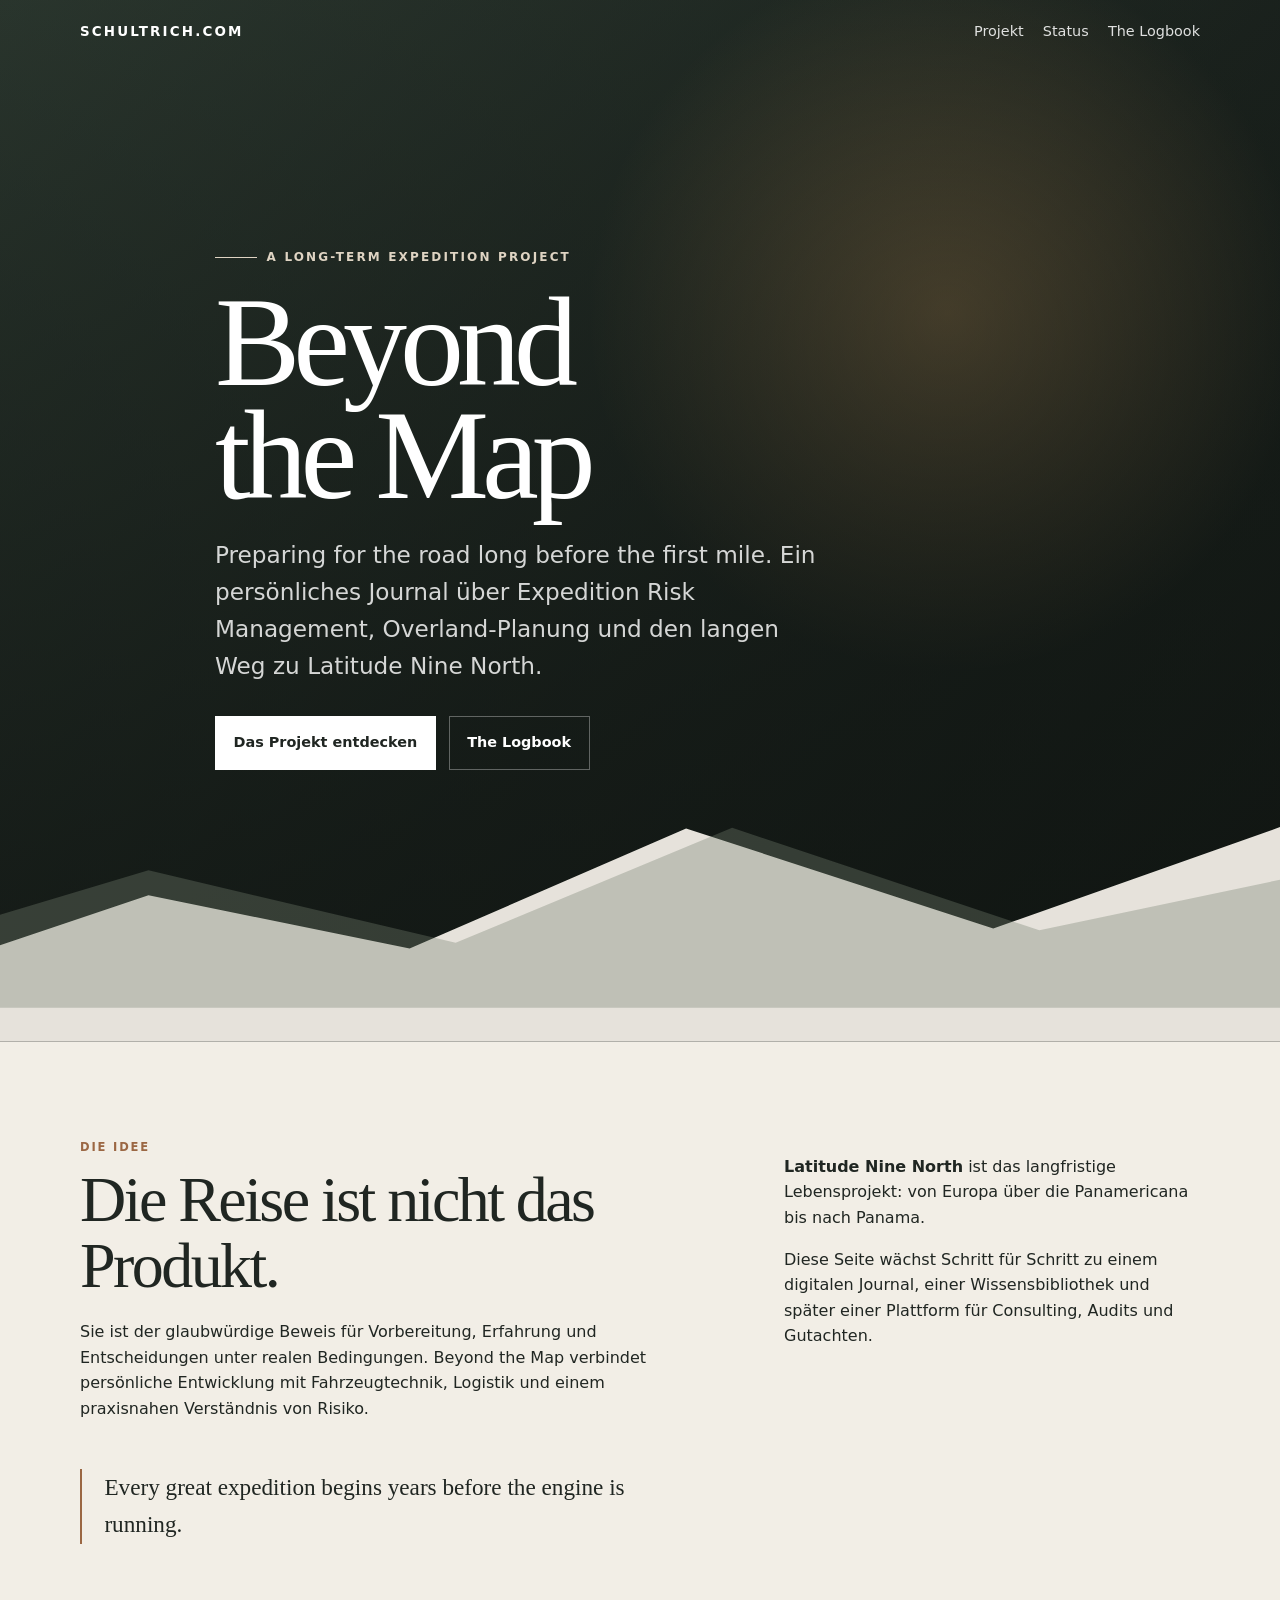
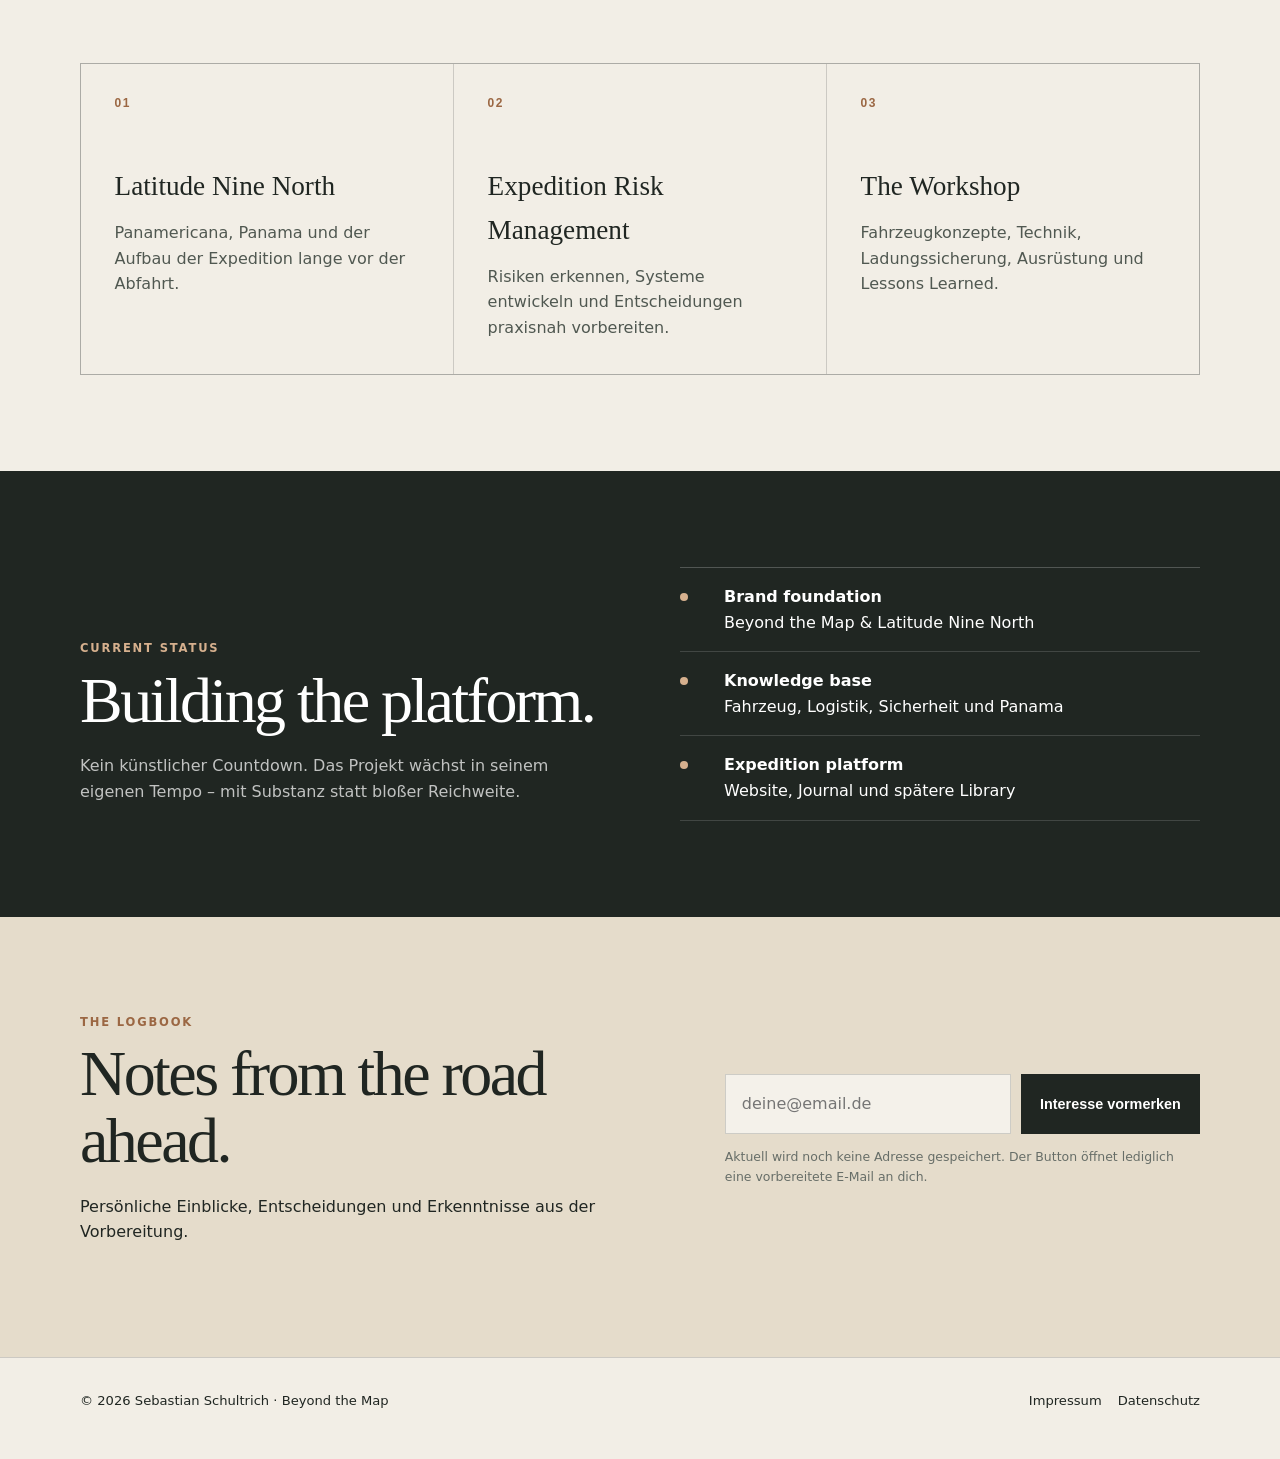
<file: website/index_v0.1.html>
<!doctype html>
<html lang="de">
<head>
  <meta charset="utf-8">
  <meta name="viewport" content="width=device-width,initial-scale=1">
  <link rel="icon" href="./assets/icons/favicon.svg" type="image/svg+xml">
  <meta name="theme-color" content="#202622">
  <meta name="description" content="Beyond the Map – ein langfristiges Projekt über Expedition Risk Management, Overland-Reisen und Latitude Nine North.">
  <meta name="robots" content="index,follow">
  <meta property="og:title" content="Beyond the Map | Schultrich">
  <meta property="og:description" content="Preparing for the road long before the first mile.">
  <meta property="og:type" content="website">
  <meta property="og:url" content="https://schultrich.com/">
  <title>Beyond the Map | Schultrich</title>
  <style>
    :root{
      --ink:#202622; --paper:#f2eee6; --paper2:#e5dccb; --olive:#53604f;
      --copper:#9b6743; --line:rgba(32,38,34,.18); --white:#fff;
      --max:1120px;
    }
    *{box-sizing:border-box}
    html{scroll-behavior:smooth}
    body{margin:0;background:var(--paper);color:var(--ink);font-family:Inter,ui-sans-serif,system-ui,-apple-system,"Segoe UI",sans-serif;line-height:1.6}
    a{color:inherit}
    .skip{position:absolute;left:-999px}.skip:focus{left:1rem;top:1rem;background:#fff;padding:.7rem;z-index:99}
    .wrap{width:min(calc(100% - 2rem),var(--max));margin-inline:auto}
    header{position:absolute;inset:0 0 auto;z-index:2;padding:1.25rem 0;color:#fff}
    nav{display:flex;align-items:center;justify-content:space-between;gap:1rem}
    .brand{font-weight:800;letter-spacing:.16em;text-transform:uppercase;font-size:.84rem;text-decoration:none}
    .navlinks{display:flex;gap:1.2rem;font-size:.9rem}.navlinks a{text-decoration:none;opacity:.86}.navlinks a:hover{opacity:1}
    .hero{min-height:92svh;display:grid;align-items:end;position:relative;overflow:hidden;background:
      linear-gradient(180deg,rgba(16,21,18,.28),rgba(16,21,18,.78)),
      radial-gradient(circle at 74% 30%,rgba(197,151,91,.45),transparent 30%),
      linear-gradient(135deg,#334137 0%,#1e2621 55%,#121713 100%);color:#fff}
    .hero:before,.hero:after{content:"";position:absolute;inset:auto -10% 0;height:32%;background:var(--paper);clip-path:polygon(0 84%,18% 56%,35% 72%,53% 36%,73% 66%,100% 22%,100% 100%,0 100%);opacity:.95}
    .hero:after{height:24%;background:#75806f;opacity:.35;transform:translateY(-34px);clip-path:polygon(0 100%,0 78%,18% 45%,38% 74%,56% 28%,76% 69%,100% 38%,100% 100%)}
    .hero-inner{position:relative;z-index:1;padding:9rem 0 11rem;max-width:850px}
    .kicker{display:inline-flex;gap:.6rem;align-items:center;text-transform:uppercase;letter-spacing:.18em;font-size:.75rem;font-weight:700;color:#dfd4c3}.kicker:before{content:"";width:42px;height:1px;background:currentColor}
    h1{font-family:Georgia,"Times New Roman",serif;font-size:clamp(3.7rem,10vw,8rem);line-height:.88;letter-spacing:-.055em;margin:1.2rem 0 1.5rem;font-weight:500;max-width:8ch}
    .lede{font-size:clamp(1.1rem,2vw,1.45rem);max-width:620px;color:rgba(255,255,255,.82)}
    .actions{display:flex;gap:.8rem;flex-wrap:wrap;margin-top:2rem}.btn{display:inline-flex;align-items:center;justify-content:center;padding:.9rem 1.1rem;border:1px solid rgba(255,255,255,.32);text-decoration:none;font-weight:700;font-size:.9rem}.btn.primary{background:#fff;color:var(--ink);border-color:#fff}.btn:hover{transform:translateY(-1px)}
    section{padding:6rem 0}.intro{display:grid;grid-template-columns:1.2fr .8fr;gap:5rem;align-items:start}.eyebrow{text-transform:uppercase;letter-spacing:.16em;font-size:.72rem;font-weight:800;color:var(--copper)}
    h2{font-family:Georgia,"Times New Roman",serif;font-weight:500;font-size:clamp(2.2rem,5vw,4.5rem);line-height:1.04;letter-spacing:-.04em;margin:.65rem 0 1.2rem}.quote{font-family:Georgia,"Times New Roman",serif;font-size:1.45rem;border-left:2px solid var(--copper);padding-left:1.4rem;margin-top:3rem}
    .cardgrid{display:grid;grid-template-columns:repeat(3,1fr);gap:1px;background:var(--line);border:1px solid var(--line)}.card{background:var(--paper);padding:2.1rem;min-height:260px}.num{font:700 .75rem/1 Inter,sans-serif;letter-spacing:.12em;color:var(--copper)}.card h3{font-family:Georgia,"Times New Roman",serif;font-size:1.7rem;font-weight:500;margin:3.5rem 0 .7rem}.card p{margin:0;color:#505851}
    .dark{background:var(--ink);color:#fff}.dark .eyebrow{color:#d6b08e}.dark p{color:rgba(255,255,255,.72)}.status{display:grid;grid-template-columns:1fr 1fr;gap:5rem;align-items:end}.status-list{border-top:1px solid rgba(255,255,255,.22)}.status-row{display:grid;grid-template-columns:28px 1fr;gap:1rem;padding:1rem 0;border-bottom:1px solid rgba(255,255,255,.15)}.dot{width:8px;height:8px;border-radius:50%;background:#d6b08e;margin-top:.55rem}
    .signup{background:var(--paper2)}.signup-box{display:grid;grid-template-columns:1.1fr .9fr;gap:4rem;align-items:center}.form{display:flex;gap:.6rem;flex-wrap:wrap}.form input{min-width:240px;flex:1;padding:1rem;border:1px solid var(--line);background:rgba(255,255,255,.6);font:inherit}.form button{padding:1rem 1.2rem;border:0;background:var(--ink);color:#fff;font:700 .9rem/1 Inter,sans-serif;cursor:pointer}.small{font-size:.78rem;color:#676e68;margin-top:.8rem}
    footer{padding:2rem 0 3rem;border-top:1px solid var(--line)}.foot{display:flex;justify-content:space-between;gap:1rem;flex-wrap:wrap;font-size:.82rem}.footlinks{display:flex;gap:1rem}.foot a{text-decoration:none}
    dialog{max-width:680px;border:0;padding:0;background:var(--paper);color:var(--ink);box-shadow:0 24px 90px rgba(0,0,0,.3)}dialog::backdrop{background:rgba(10,12,10,.72)}.modal{padding:2rem}.close{float:right;border:0;background:none;font-size:1.5rem;cursor:pointer}
    @media(max-width:800px){.navlinks{display:none}.intro,.status,.signup-box{grid-template-columns:1fr;gap:2.5rem}.cardgrid{grid-template-columns:1fr}.hero-inner{padding-bottom:9rem}section{padding:4rem 0}}
    @media(prefers-reduced-motion:reduce){html{scroll-behavior:auto}.btn:hover{transform:none}}
  </style>
</head>
<body>
<a class="skip" href="#content">Zum Inhalt</a>
<header><div class="wrap"><nav aria-label="Hauptnavigation"><a class="brand" href="#">Schultrich.com</a><div class="navlinks"><a href="#project">Projekt</a><a href="#status">Status</a><a href="#logbook">The Logbook</a></div></nav></div></header>
<main id="content">
  <section class="hero">
    <div class="wrap hero-inner">
      <div class="kicker">A long-term expedition project</div>
      <h1>Beyond the Map</h1>
      <p class="lede">Preparing for the road long before the first mile. Ein persönliches Journal über Expedition Risk Management, Overland-Planung und den langen Weg zu Latitude Nine North.</p>
      <div class="actions"><a class="btn primary" href="#project">Das Projekt entdecken</a><a class="btn" href="#logbook">The Logbook</a></div>
    </div>
  </section>

  <section id="project"><div class="wrap intro">
    <div><div class="eyebrow">Die Idee</div><h2>Die Reise ist nicht das Produkt.</h2><p>Sie ist der glaubwürdige Beweis für Vorbereitung, Erfahrung und Entscheidungen unter realen Bedingungen. Beyond the Map verbindet persönliche Entwicklung mit Fahrzeugtechnik, Logistik und einem praxisnahen Verständnis von Risiko.</p><p class="quote">Every great expedition begins years before the engine is running.</p></div>
    <div><p><strong>Latitude Nine North</strong> ist das langfristige Lebensprojekt: von Europa über die Panamericana bis nach Panama.</p><p>Diese Seite wächst Schritt für Schritt zu einem digitalen Journal, einer Wissensbibliothek und später einer Plattform für Consulting, Audits und Gutachten.</p></div>
  </div></section>

  <section style="padding-top:0"><div class="wrap cardgrid">
    <article class="card"><div class="num">01</div><h3>Latitude Nine North</h3><p>Panamericana, Panama und der Aufbau der Expedition lange vor der Abfahrt.</p></article>
    <article class="card"><div class="num">02</div><h3>Expedition Risk Management</h3><p>Risiken erkennen, Systeme entwickeln und Entscheidungen praxisnah vorbereiten.</p></article>
    <article class="card"><div class="num">03</div><h3>The Workshop</h3><p>Fahrzeugkonzepte, Technik, Ladungssicherung, Ausrüstung und Lessons Learned.</p></article>
  </div></section>

  <section class="dark" id="status"><div class="wrap status">
    <div><div class="eyebrow">Current status</div><h2>Building the platform.</h2><p>Kein künstlicher Countdown. Das Projekt wächst in seinem eigenen Tempo – mit Substanz statt bloßer Reichweite.</p></div>
    <div class="status-list">
      <div class="status-row"><span class="dot"></span><div><strong>Brand foundation</strong><br><span>Beyond the Map & Latitude Nine North</span></div></div>
      <div class="status-row"><span class="dot"></span><div><strong>Knowledge base</strong><br><span>Fahrzeug, Logistik, Sicherheit und Panama</span></div></div>
      <div class="status-row"><span class="dot"></span><div><strong>Expedition platform</strong><br><span>Website, Journal und spätere Library</span></div></div>
    </div>
  </div></section>

  <section class="signup" id="logbook"><div class="wrap signup-box">
    <div><div class="eyebrow">The Logbook</div><h2>Notes from the road ahead.</h2><p>Persönliche Einblicke, Entscheidungen und Erkenntnisse aus der Vorbereitung.</p></div>
    <div>
      <form class="form" id="interest-form"><input id="email" type="email" autocomplete="email" placeholder="deine@email.de" required aria-label="E-Mail-Adresse"><button type="submit">Interesse vormerken</button></form>
      <p class="small">Aktuell wird noch keine Adresse gespeichert. Der Button öffnet lediglich eine vorbereitete E-Mail an dich.</p>
    </div>
  </div></section>
</main>
<footer><div class="wrap foot"><span>© <span id="year"></span> Sebastian Schultrich · Beyond the Map</span><div class="footlinks"><a href="#" data-modal="imprint">Impressum</a><a href="#" data-modal="privacy">Datenschutz</a></div></div></footer>

<dialog id="imprint"><div class="modal"><button class="close" aria-label="Schließen">×</button><h2>Impressum</h2><p><strong>Bitte vor Veröffentlichung ergänzen:</strong></p><p>Sebastian Schultrich<br>[Bäckerstraße 3a]<br>[56727 Mayen]<br>Deutschland</p><p>E-Mail: <a href="mailto:hello@schultrich.com">hello@schultrich.com</a></p></div></dialog>
<dialog id="privacy"><div class="modal"><button class="close" aria-label="Schließen">×</button><h2>Datenschutz</h2><p>Diese statische Landingpage setzt selbst keine Cookies ein und verwendet keine externen Schriftarten, Tracking-Dienste oder eingebetteten Medien.</p><p>Beim Aufruf verarbeitet der Hostinganbieter technisch erforderliche Verbindungsdaten. Bitte ergänze vor Veröffentlichung die vollständigen, auf deinen konkreten Betrieb abgestimmten Datenschutzhinweise.</p><p>Das Formular speichert keine Daten; es öffnet lediglich dein lokales E-Mail-Programm.</p></div></dialog>
<script>
  document.getElementById('year').textContent=new Date().getFullYear();
  document.querySelectorAll('[data-modal]').forEach(a=>a.addEventListener('click',e=>{e.preventDefault();document.getElementById(a.dataset.modal).showModal()}));
  document.querySelectorAll('dialog .close').forEach(b=>b.addEventListener('click',()=>b.closest('dialog').close()));
  document.getElementById('interest-form').addEventListener('submit',e=>{
    e.preventDefault(); const email=document.getElementById('email').value.trim();
    const subject=encodeURIComponent('Interesse an The Logbook');
    const body=encodeURIComponent('Hallo Sebastian,\n\nich möchte über den Start von The Logbook informiert werden.\n\nMeine E-Mail-Adresse: '+email+'\n');
    window.location.href='mailto:hello@schultrich.com?subject='+subject+'&body='+body;
  });
</script>
</body>
</html>
</file>
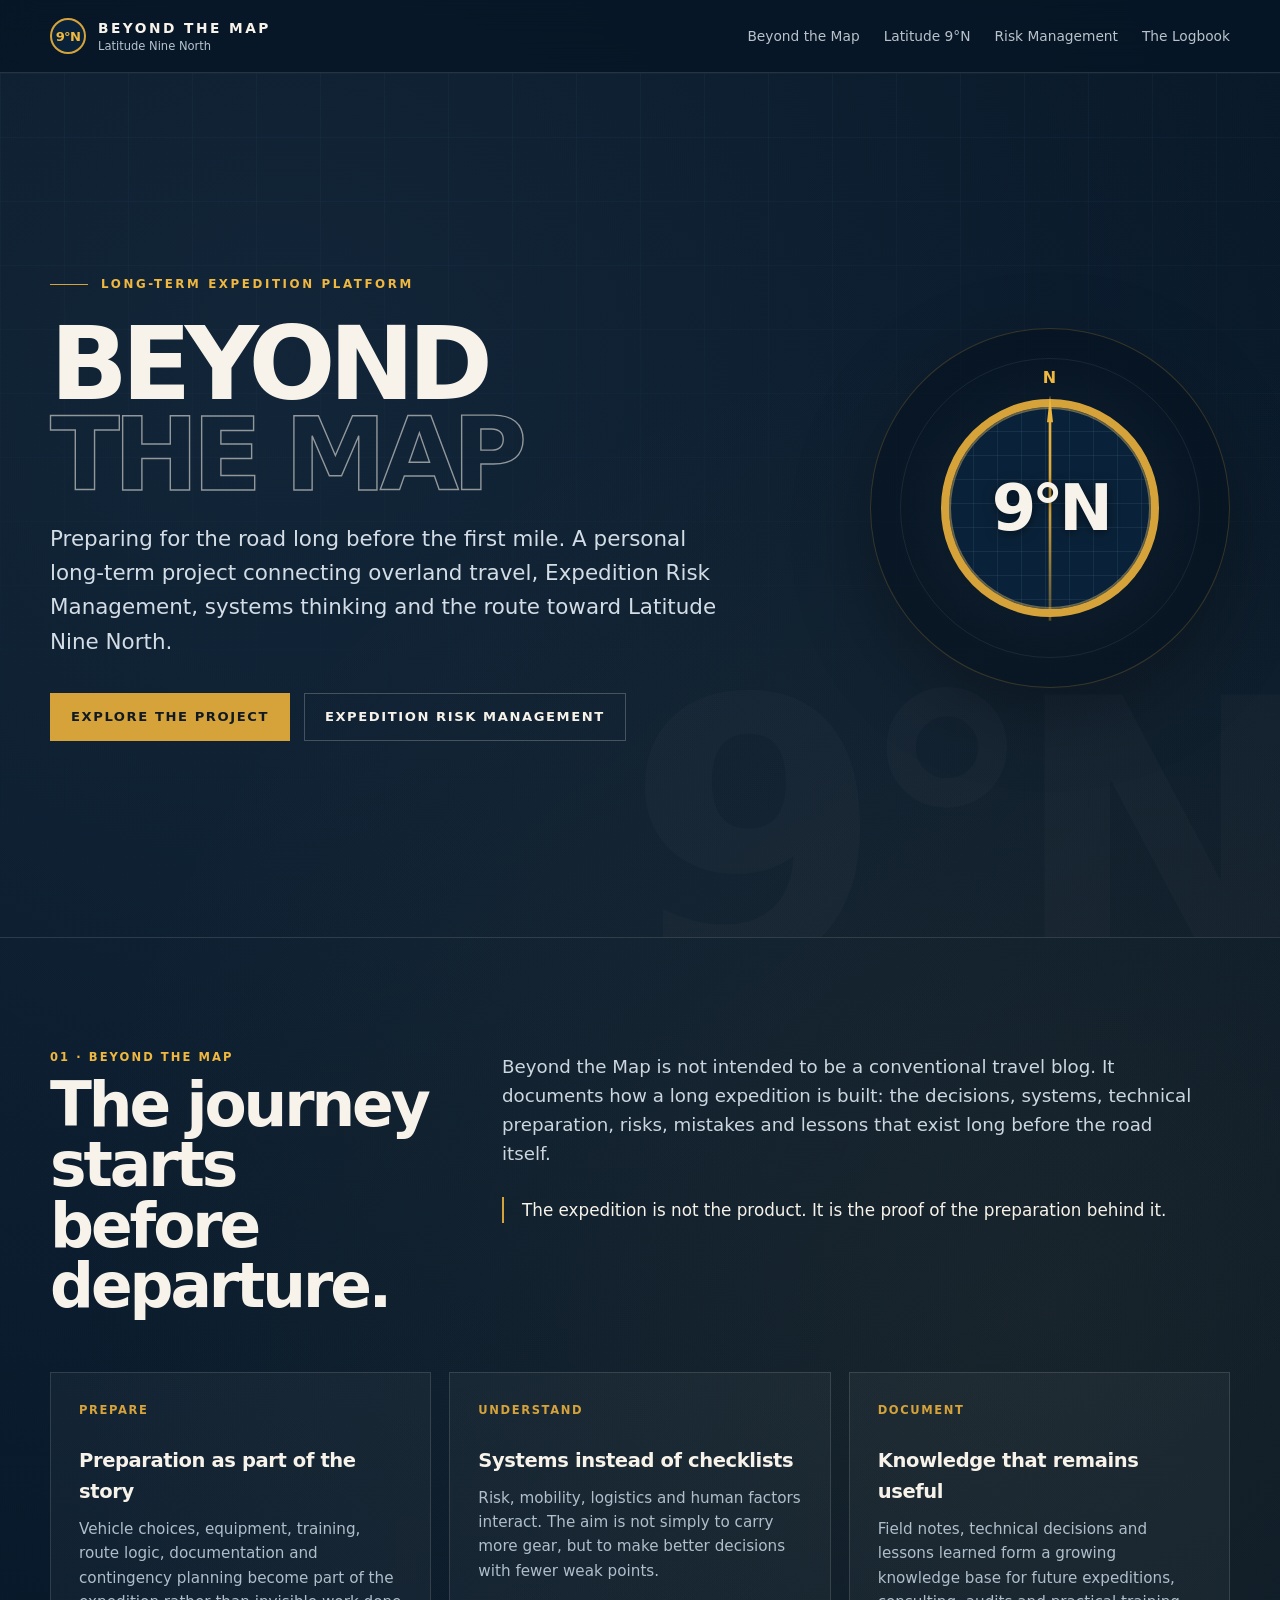
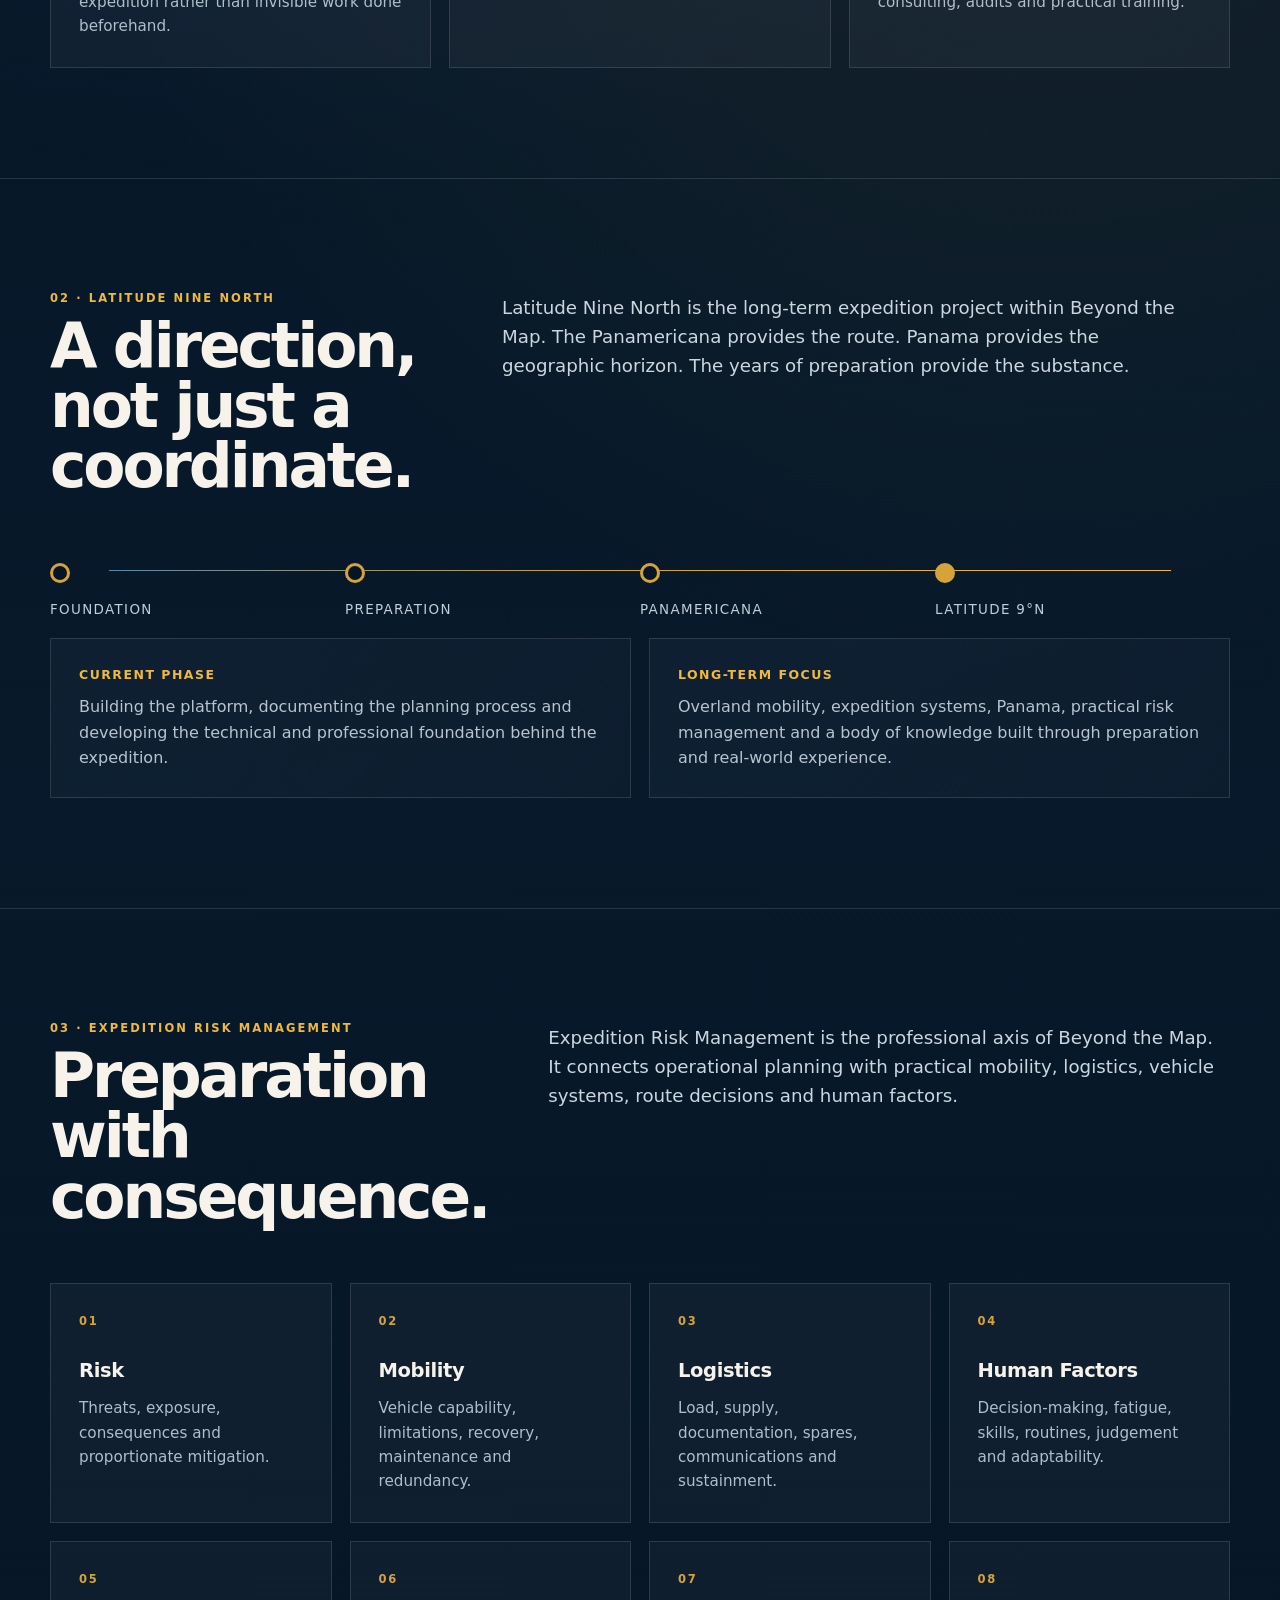
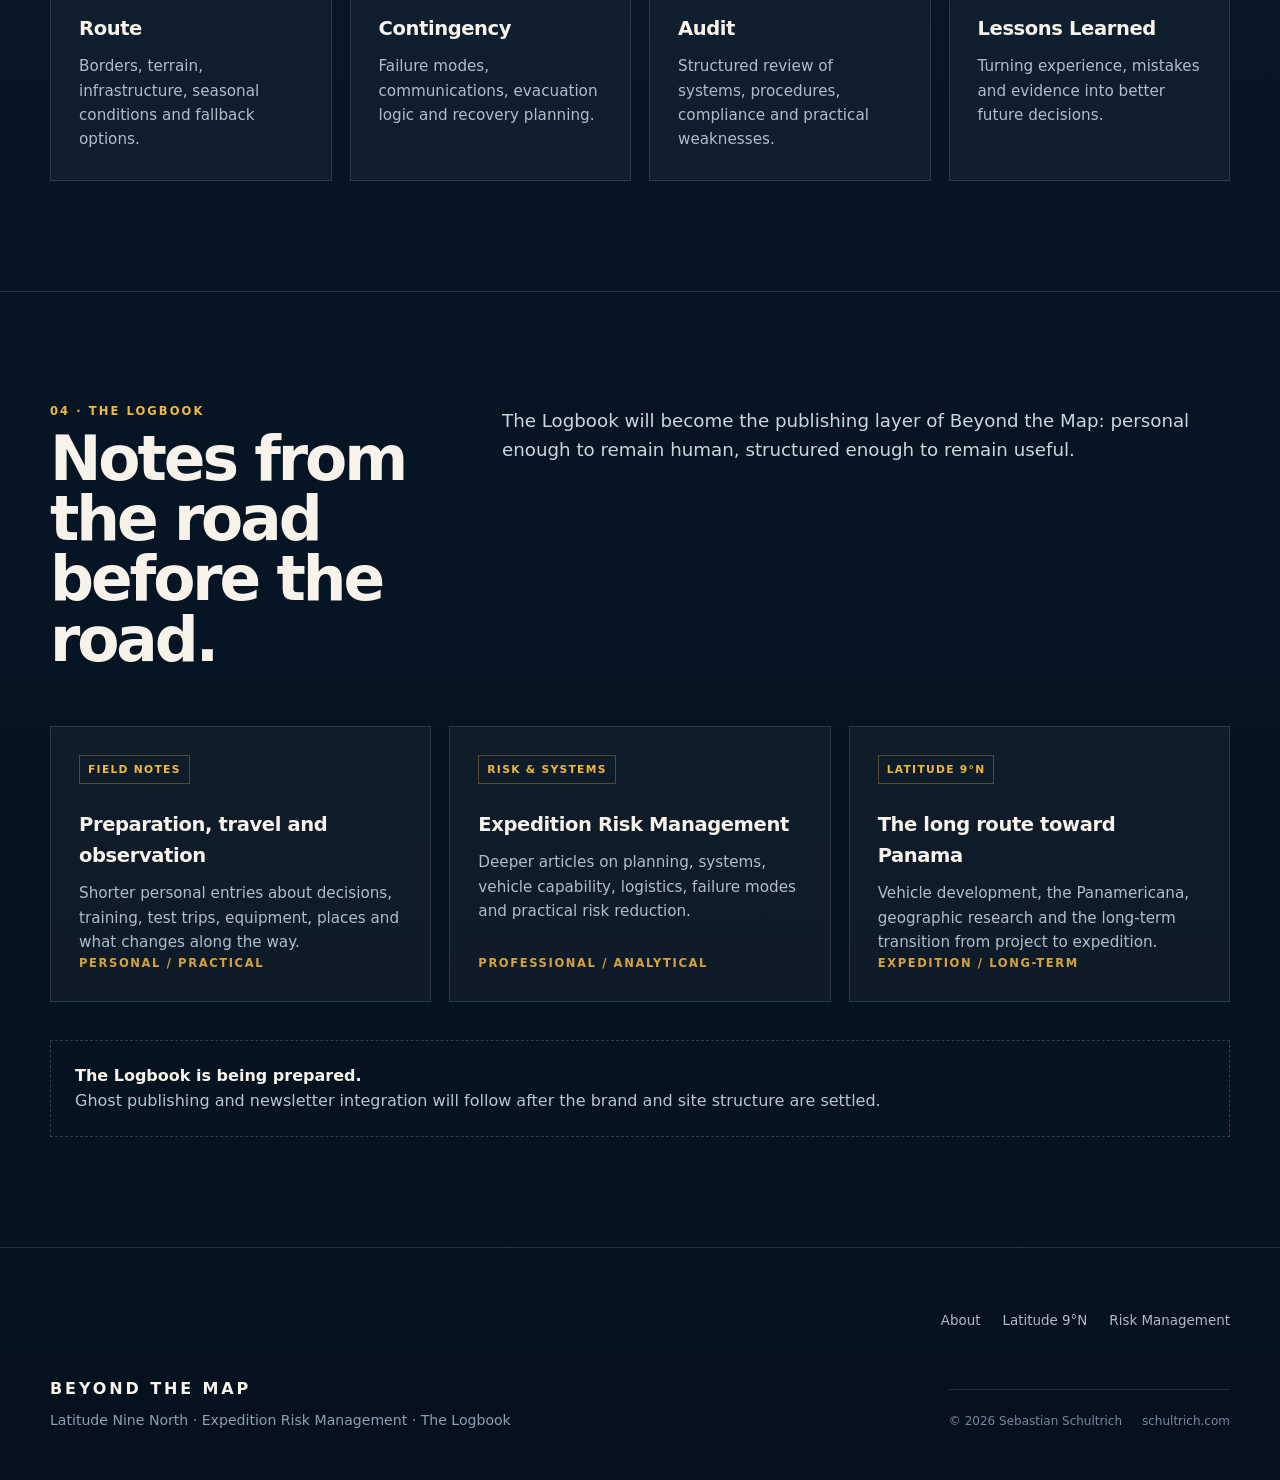
<file: website/index_v0.2.html>
<!doctype html>
<html lang="de">
<head>
  <meta charset="utf-8">
  <meta name="viewport" content="width=device-width, initial-scale=1">
  <meta name="description" content="Beyond the Map – Latitude Nine North. A long-term project about Expedition Risk Management, overland travel, preparation, systems and the road to Panama.">
  <meta name="theme-color" content="#061525">

  <title>Beyond the Map · Latitude Nine North</title>

  <link rel="icon" href="./assets/icons/favicon.svg" type="image/svg+xml">

  <style>
    :root{
      --navy:#061525;
      --blue:#0A2239;
      --blue-2:#102D49;
      --gold:#D6A33A;
      --gold-2:#F0B83F;
      --topo:#5E85A8;
      --white:#F7F3EA;
      --muted:#B8C4CF;
      --line:rgba(247,243,234,.13);
      --panel:rgba(255,255,255,.035);
      --shadow:0 24px 80px rgba(0,0,0,.28);
      --max:1180px;
    }

    *{box-sizing:border-box}
    html{scroll-behavior:smooth}
    body{
      margin:0;
      color:var(--white);
      background:
        radial-gradient(circle at 22% 8%, rgba(94,133,168,.14), transparent 32%),
        radial-gradient(circle at 82% 28%, rgba(214,163,58,.08), transparent 28%),
        linear-gradient(180deg,var(--navy),#07192A 52%,#05111E);
      font-family:Inter, ui-sans-serif, system-ui, -apple-system, BlinkMacSystemFont, "Segoe UI", sans-serif;
      line-height:1.6;
      overflow-x:hidden;
    }

    a{color:inherit;text-decoration:none}
    img,svg{display:block;max-width:100%}
    button,input{font:inherit}

    .shell{width:min(calc(100% - 40px),var(--max));margin:0 auto}

    .site-header{
      position:sticky;
      top:0;
      z-index:20;
      backdrop-filter:blur(16px);
      background:rgba(6,21,37,.78);
      border-bottom:1px solid var(--line);
    }

    .nav{
      min-height:72px;
      display:flex;
      align-items:center;
      justify-content:space-between;
      gap:28px;
    }

    .brand{
      display:flex;
      align-items:center;
      gap:12px;
      min-width:max-content;
    }

    .brand-mark{
      width:36px;
      height:36px;
      border-radius:50%;
      border:2px solid var(--gold);
      display:grid;
      place-items:center;
      color:var(--gold-2);
      font-weight:900;
      font-size:.82rem;
      letter-spacing:-.05em;
      background:var(--blue);
    }

    .brand-copy strong{
      display:block;
      font-size:.86rem;
      letter-spacing:.18em;
      text-transform:uppercase;
    }

    .brand-copy span{
      display:block;
      color:var(--muted);
      font-size:.72rem;
      margin-top:-2px;
    }

    .nav-links{
      display:flex;
      align-items:center;
      gap:24px;
      color:#D7DFE6;
      font-size:.86rem;
    }

    .nav-links a{opacity:.86}
    .nav-links a:hover{opacity:1;color:var(--gold-2)}

    .hero{
      min-height:calc(100vh - 72px);
      display:grid;
      align-items:center;
      position:relative;
      isolation:isolate;
      overflow:hidden;
      border-bottom:1px solid var(--line);
    }

    .hero:before{
      content:"";
      position:absolute;
      inset:0;
      z-index:-2;
      background:
        linear-gradient(rgba(94,133,168,.08) 1px, transparent 1px),
        linear-gradient(90deg, rgba(94,133,168,.08) 1px, transparent 1px);
      background-size:64px 64px;
      mask-image:linear-gradient(to bottom,rgba(0,0,0,.8),transparent 88%);
    }

    .hero:after{
      content:"9°N";
      position:absolute;
      right:-.03em;
      bottom:-.23em;
      z-index:-1;
      font-weight:900;
      letter-spacing:-.08em;
      font-size:clamp(9rem,29vw,27rem);
      line-height:1;
      color:rgba(247,243,234,.018);
      user-select:none;
    }

    .hero-grid{
      display:grid;
      grid-template-columns:1.35fr .65fr;
      align-items:center;
      gap:72px;
      padding:92px 0 86px;
    }

    .eyebrow{
      display:flex;
      align-items:center;
      gap:13px;
      text-transform:uppercase;
      font-size:.74rem;
      font-weight:800;
      letter-spacing:.22em;
      color:var(--gold-2);
    }

    .eyebrow:before{
      content:"";
      width:38px;
      height:1px;
      background:var(--gold);
    }

    h1{
      margin:24px 0 20px;
      max-width:900px;
      font-size:clamp(3.5rem,8vw,7.7rem);
      line-height:.89;
      letter-spacing:-.065em;
      text-transform:uppercase;
      font-weight:900;
    }

    h1 span{
      display:block;
      color:transparent;
      -webkit-text-stroke:1.4px rgba(247,243,234,.56);
    }

    .hero-lead{
      max-width:690px;
      color:#D4DDE5;
      font-size:clamp(1.06rem,1.7vw,1.34rem);
    }

    .hero-actions{
      display:flex;
      gap:14px;
      flex-wrap:wrap;
      margin-top:34px;
    }

    .btn{
      min-height:48px;
      padding:0 20px;
      border:1px solid transparent;
      display:inline-flex;
      align-items:center;
      justify-content:center;
      font-size:.82rem;
      font-weight:800;
      letter-spacing:.12em;
      text-transform:uppercase;
      transition:.2s ease;
    }

    .btn-primary{
      background:var(--gold);
      color:#111A22;
    }

    .btn-primary:hover{background:var(--gold-2);transform:translateY(-1px)}
    .btn-ghost{border-color:rgba(247,243,234,.23);color:var(--white)}
    .btn-ghost:hover{border-color:var(--gold);color:var(--gold-2)}

    .hero-card{
      justify-self:end;
      width:min(100%,360px);
      aspect-ratio:1;
      border:1px solid rgba(214,163,58,.22);
      border-radius:50%;
      padding:28px;
      position:relative;
      display:grid;
      place-items:center;
      box-shadow:var(--shadow);
      background:
        radial-gradient(circle at center,rgba(94,133,168,.12),transparent 62%),
        rgba(4,16,29,.54);
    }

    .hero-card:before,
    .hero-card:after{
      content:"";
      position:absolute;
      border-radius:50%;
      inset:8%;
      border:1px solid rgba(247,243,234,.07);
    }

    .hero-card:after{inset:22%}

    .compass{
      position:relative;
      width:72%;
      aspect-ratio:1;
      border:8px solid var(--gold);
      border-radius:50%;
      display:grid;
      place-items:center;
      color:var(--white);
      font-size:clamp(2.7rem,5vw,4.8rem);
      font-weight:900;
      letter-spacing:-.07em;
      background:
        linear-gradient(rgba(94,133,168,.14) 1px,transparent 1px),
        linear-gradient(90deg,rgba(94,133,168,.14) 1px,transparent 1px),
        var(--blue);
      background-size:24px 24px;
      box-shadow:0 0 0 2px rgba(240,194,90,.36) inset;
    }

    .compass:before{
      content:"N";
      position:absolute;
      top:-42px;
      color:var(--gold-2);
      font-size:1rem;
      letter-spacing:.08em;
    }

    .compass:after{
      content:"";
      position:absolute;
      width:6px;
      height:112%;
      background:linear-gradient(var(--gold-2),var(--gold),rgba(214,163,58,.34));
      clip-path:polygon(50% 0,100% 12%,72% 12%,72% 100%,28% 100%,28% 12%,0 12%);
      z-index:0;
    }

    .compass span{position:relative;z-index:1;text-shadow:0 2px 12px rgba(0,0,0,.5)}

    section{padding:110px 0;border-bottom:1px solid var(--line)}

    .section-head{
      display:grid;
      grid-template-columns:.7fr 1.3fr;
      gap:60px;
      margin-bottom:56px;
      align-items:start;
    }

    .kicker{
      color:var(--gold-2);
      text-transform:uppercase;
      letter-spacing:.18em;
      font-size:.72rem;
      font-weight:900;
    }

    h2{
      margin:9px 0 0;
      font-size:clamp(2.3rem,4.8vw,4.8rem);
      letter-spacing:-.05em;
      line-height:.98;
    }

    .section-intro{
      font-size:1.14rem;
      color:#CCD6DF;
      max-width:690px;
      margin:4px 0 0;
    }

    .quote{
      margin-top:28px;
      border-left:2px solid var(--gold);
      padding-left:18px;
      color:var(--white);
      font-size:1.05rem;
    }

    .story-grid,
    .risk-grid,
    .logbook-grid{
      display:grid;
      grid-template-columns:repeat(3,1fr);
      gap:18px;
    }

    .card{
      background:var(--panel);
      border:1px solid var(--line);
      padding:28px;
      min-height:220px;
      transition:.22s ease;
    }

    .card:hover{
      border-color:rgba(214,163,58,.38);
      background:rgba(255,255,255,.05);
      transform:translateY(-3px);
    }

    .card-number{
      color:var(--gold);
      font-size:.72rem;
      font-weight:900;
      letter-spacing:.14em;
    }

    .card h3{
      margin:25px 0 10px;
      font-size:1.22rem;
      letter-spacing:-.02em;
    }

    .card p{
      margin:0;
      color:#AFBECA;
      font-size:.95rem;
    }

    .latitude{
      position:relative;
      overflow:hidden;
    }

    .latitude .route-line{
      margin-top:50px;
      display:grid;
      grid-template-columns:repeat(4,1fr);
      position:relative;
      gap:0;
    }

    .latitude .route-line:before{
      content:"";
      position:absolute;
      left:5%;
      right:5%;
      top:17px;
      height:1px;
      background:linear-gradient(90deg,var(--topo),var(--gold),var(--gold-2));
    }

    .waypoint{
      position:relative;
      padding-top:46px;
      color:#C2CED8;
      font-size:.84rem;
      letter-spacing:.1em;
      text-transform:uppercase;
    }

    .waypoint:before{
      content:"";
      position:absolute;
      top:10px;
      left:0;
      width:14px;
      height:14px;
      border-radius:50%;
      background:var(--navy);
      border:3px solid var(--gold);
      z-index:2;
    }

    .waypoint:last-child:before{background:var(--gold)}

    .risk-grid{grid-template-columns:repeat(4,1fr)}
    .risk-grid .card{min-height:180px}

    .status{
      display:grid;
      grid-template-columns:1fr 1fr;
      gap:18px;
      margin-top:18px;
    }

    .status-panel{
      border:1px solid var(--line);
      padding:26px 28px;
      background:linear-gradient(135deg,rgba(94,133,168,.07),rgba(255,255,255,.018));
    }

    .status-panel strong{
      display:block;
      text-transform:uppercase;
      letter-spacing:.12em;
      font-size:.78rem;
      color:var(--gold-2);
      margin-bottom:9px;
    }

    .status-panel p{margin:0;color:#B8C4CF}

    .logbook-grid .card{
      display:flex;
      flex-direction:column;
      justify-content:space-between;
      min-height:270px;
    }

    .tag{
      display:inline-flex;
      width:max-content;
      padding:5px 8px;
      border:1px solid rgba(214,163,58,.34);
      color:var(--gold-2);
      font-size:.67rem;
      font-weight:800;
      letter-spacing:.12em;
      text-transform:uppercase;
    }

    .coming{
      margin-top:38px;
      padding:22px 24px;
      border:1px dashed rgba(247,243,234,.18);
      display:flex;
      align-items:center;
      justify-content:space-between;
      gap:18px;
      color:#B9C5CF;
    }

    .coming strong{color:var(--white)}

    footer{padding:62px 0 48px}

    .footer-grid{
      display:grid;
      grid-template-columns:1.2fr .8fr;
      gap:40px;
      align-items:end;
    }

    .footer-title{
      font-weight:900;
      letter-spacing:.18em;
      text-transform:uppercase;
      font-size:1rem;
    }

    .footer-sub{
      margin-top:8px;
      color:#8EA0AF;
      font-size:.88rem;
    }

    .footer-links{
      display:flex;
      justify-content:flex-end;
      gap:22px;
      flex-wrap:wrap;
      color:#AFBBC5;
      font-size:.84rem;
    }

    .copyright{
      margin-top:36px;
      padding-top:22px;
      border-top:1px solid var(--line);
      color:#768A9A;
      font-size:.75rem;
      display:flex;
      justify-content:space-between;
      gap:20px;
      flex-wrap:wrap;
    }

    @media(max-width:900px){
      .nav-links{display:none}
      .hero-grid,.section-head,.footer-grid{grid-template-columns:1fr}
      .hero-grid{gap:42px}
      .hero-card{justify-self:start;width:300px}
      .story-grid,.logbook-grid{grid-template-columns:1fr 1fr}
      .risk-grid{grid-template-columns:1fr 1fr}
      .section-head{gap:20px}
      .footer-links{justify-content:flex-start}
    }

    @media(max-width:620px){
      .shell{width:min(calc(100% - 28px),var(--max))}
      .hero-grid{padding:68px 0}
      h1{font-size:3.6rem}
      .hero-card{width:230px}
      .story-grid,.logbook-grid,.risk-grid,.status{grid-template-columns:1fr}
      .latitude .route-line{grid-template-columns:1fr;gap:18px}
      .latitude .route-line:before{
        left:6px;right:auto;top:0;bottom:0;width:1px;height:auto;
        background:linear-gradient(var(--topo),var(--gold),var(--gold-2));
      }
      .waypoint{padding:0 0 0 36px;min-height:44px}
      .waypoint:before{left:0;top:3px}
      section{padding:82px 0}
      .coming{align-items:flex-start;flex-direction:column}
    }
  </style>
</head>

<body>
  <header class="site-header">
    <div class="shell nav">
      <a class="brand" href="#top" aria-label="Beyond the Map – Startseite">
        <div class="brand-mark">9°N</div>
        <div class="brand-copy">
          <strong>Beyond the Map</strong>
          <span>Latitude Nine North</span>
        </div>
      </a>

      <nav class="nav-links" aria-label="Hauptnavigation">
        <a href="#beyond">Beyond the Map</a>
        <a href="#latitude">Latitude 9°N</a>
        <a href="#risk">Risk Management</a>
        <a href="#logbook">The Logbook</a>
      </nav>
    </div>
  </header>

  <main id="top">
    <section class="hero">
      <div class="shell hero-grid">
        <div>
          <div class="eyebrow">Long-term expedition platform</div>

          <h1>
            Beyond
            <span>the Map</span>
          </h1>

          <p class="hero-lead">
            Preparing for the road long before the first mile.
            A personal long-term project connecting overland travel,
            Expedition Risk Management, systems thinking and the route toward Latitude Nine North.
          </p>

          <div class="hero-actions">
            <a class="btn btn-primary" href="#latitude">Explore the project</a>
            <a class="btn btn-ghost" href="#risk">Expedition Risk Management</a>
          </div>
        </div>

        <div class="hero-card" aria-hidden="true">
          <div class="compass"><span>9°N</span></div>
        </div>
      </div>
    </section>

    <section id="beyond">
      <div class="shell">
        <div class="section-head">
          <div>
            <div class="kicker">01 · Beyond the Map</div>
            <h2>The journey starts before departure.</h2>
          </div>

          <div>
            <p class="section-intro">
              Beyond the Map is not intended to be a conventional travel blog.
              It documents how a long expedition is built: the decisions, systems,
              technical preparation, risks, mistakes and lessons that exist long before the road itself.
            </p>

            <div class="quote">
              The expedition is not the product. It is the proof of the preparation behind it.
            </div>
          </div>
        </div>

        <div class="story-grid">
          <article class="card">
            <div class="card-number">PREPARE</div>
            <h3>Preparation as part of the story</h3>
            <p>
              Vehicle choices, equipment, training, route logic, documentation and contingency planning
              become part of the expedition rather than invisible work done beforehand.
            </p>
          </article>

          <article class="card">
            <div class="card-number">UNDERSTAND</div>
            <h3>Systems instead of checklists</h3>
            <p>
              Risk, mobility, logistics and human factors interact. The aim is not simply to carry more gear,
              but to make better decisions with fewer weak points.
            </p>
          </article>

          <article class="card">
            <div class="card-number">DOCUMENT</div>
            <h3>Knowledge that remains useful</h3>
            <p>
              Field notes, technical decisions and lessons learned form a growing knowledge base for future
              expeditions, consulting, audits and practical training.
            </p>
          </article>
        </div>
      </div>
    </section>

    <section id="latitude" class="latitude">
      <div class="shell">
        <div class="section-head">
          <div>
            <div class="kicker">02 · Latitude Nine North</div>
            <h2>A direction, not just a coordinate.</h2>
          </div>

          <div>
            <p class="section-intro">
              Latitude Nine North is the long-term expedition project within Beyond the Map.
              The Panamericana provides the route. Panama provides the geographic horizon.
              The years of preparation provide the substance.
            </p>
          </div>
        </div>

        <div class="route-line" aria-label="Latitude Nine North project path">
          <div class="waypoint">Foundation</div>
          <div class="waypoint">Preparation</div>
          <div class="waypoint">Panamericana</div>
          <div class="waypoint">Latitude 9°N</div>
        </div>

        <div class="status">
          <div class="status-panel">
            <strong>Current phase</strong>
            <p>
              Building the platform, documenting the planning process and developing the technical
              and professional foundation behind the expedition.
            </p>
          </div>

          <div class="status-panel">
            <strong>Long-term focus</strong>
            <p>
              Overland mobility, expedition systems, Panama, practical risk management and
              a body of knowledge built through preparation and real-world experience.
            </p>
          </div>
        </div>
      </div>
    </section>

    <section id="risk">
      <div class="shell">
        <div class="section-head">
          <div>
            <div class="kicker">03 · Expedition Risk Management</div>
            <h2>Preparation with consequence.</h2>
          </div>

          <div>
            <p class="section-intro">
              Expedition Risk Management is the professional axis of Beyond the Map.
              It connects operational planning with practical mobility, logistics, vehicle systems,
              route decisions and human factors.
            </p>
          </div>
        </div>

        <div class="risk-grid">
          <article class="card">
            <div class="card-number">01</div>
            <h3>Risk</h3>
            <p>Threats, exposure, consequences and proportionate mitigation.</p>
          </article>

          <article class="card">
            <div class="card-number">02</div>
            <h3>Mobility</h3>
            <p>Vehicle capability, limitations, recovery, maintenance and redundancy.</p>
          </article>

          <article class="card">
            <div class="card-number">03</div>
            <h3>Logistics</h3>
            <p>Load, supply, documentation, spares, communications and sustainment.</p>
          </article>

          <article class="card">
            <div class="card-number">04</div>
            <h3>Human Factors</h3>
            <p>Decision-making, fatigue, skills, routines, judgement and adaptability.</p>
          </article>

          <article class="card">
            <div class="card-number">05</div>
            <h3>Route</h3>
            <p>Borders, terrain, infrastructure, seasonal conditions and fallback options.</p>
          </article>

          <article class="card">
            <div class="card-number">06</div>
            <h3>Contingency</h3>
            <p>Failure modes, communications, evacuation logic and recovery planning.</p>
          </article>

          <article class="card">
            <div class="card-number">07</div>
            <h3>Audit</h3>
            <p>Structured review of systems, procedures, compliance and practical weaknesses.</p>
          </article>

          <article class="card">
            <div class="card-number">08</div>
            <h3>Lessons Learned</h3>
            <p>Turning experience, mistakes and evidence into better future decisions.</p>
          </article>
        </div>
      </div>
    </section>

    <section id="logbook">
      <div class="shell">
        <div class="section-head">
          <div>
            <div class="kicker">04 · The Logbook</div>
            <h2>Notes from the road before the road.</h2>
          </div>

          <div>
            <p class="section-intro">
              The Logbook will become the publishing layer of Beyond the Map:
              personal enough to remain human, structured enough to remain useful.
            </p>
          </div>
        </div>

        <div class="logbook-grid">
          <article class="card">
            <div>
              <span class="tag">Field Notes</span>
              <h3>Preparation, travel and observation</h3>
              <p>
                Shorter personal entries about decisions, training, test trips,
                equipment, places and what changes along the way.
              </p>
            </div>
            <div class="card-number">PERSONAL / PRACTICAL</div>
          </article>

          <article class="card">
            <div>
              <span class="tag">Risk & Systems</span>
              <h3>Expedition Risk Management</h3>
              <p>
                Deeper articles on planning, systems, vehicle capability,
                logistics, failure modes and practical risk reduction.
              </p>
            </div>
            <div class="card-number">PROFESSIONAL / ANALYTICAL</div>
          </article>

          <article class="card">
            <div>
              <span class="tag">Latitude 9°N</span>
              <h3>The long route toward Panama</h3>
              <p>
                Vehicle development, the Panamericana, geographic research
                and the long-term transition from project to expedition.
              </p>
            </div>
            <div class="card-number">EXPEDITION / LONG-TERM</div>
          </article>
        </div>

        <div class="coming">
          <div>
            <strong>The Logbook is being prepared.</strong><br>
            Ghost publishing and newsletter integration will follow after the brand and site structure are settled.
          </div>
        </div>
      </div>
    </section>
  </main>

  <footer>
    <div class="shell">
      <div class="footer-grid">
        <div>
          <div class="footer-title">Beyond the Map</div>
          <div class="footer-sub">
            Latitude Nine North · Expedition Risk Management · The Logbook
          </div>
        </div>

        <div class="footer-links">
          <a href="#beyond">About</a>
          <a href="#latitude">Latitude 9°N</a>
          <a href="#risk">Risk Management</a>
         <div class="copyright">
        <span>© 2026 Sebastian Schultrich</span>
        <span>schultrich.com</span>
      </div>
    </div>
  </footer>
</body>
</html>
</file>
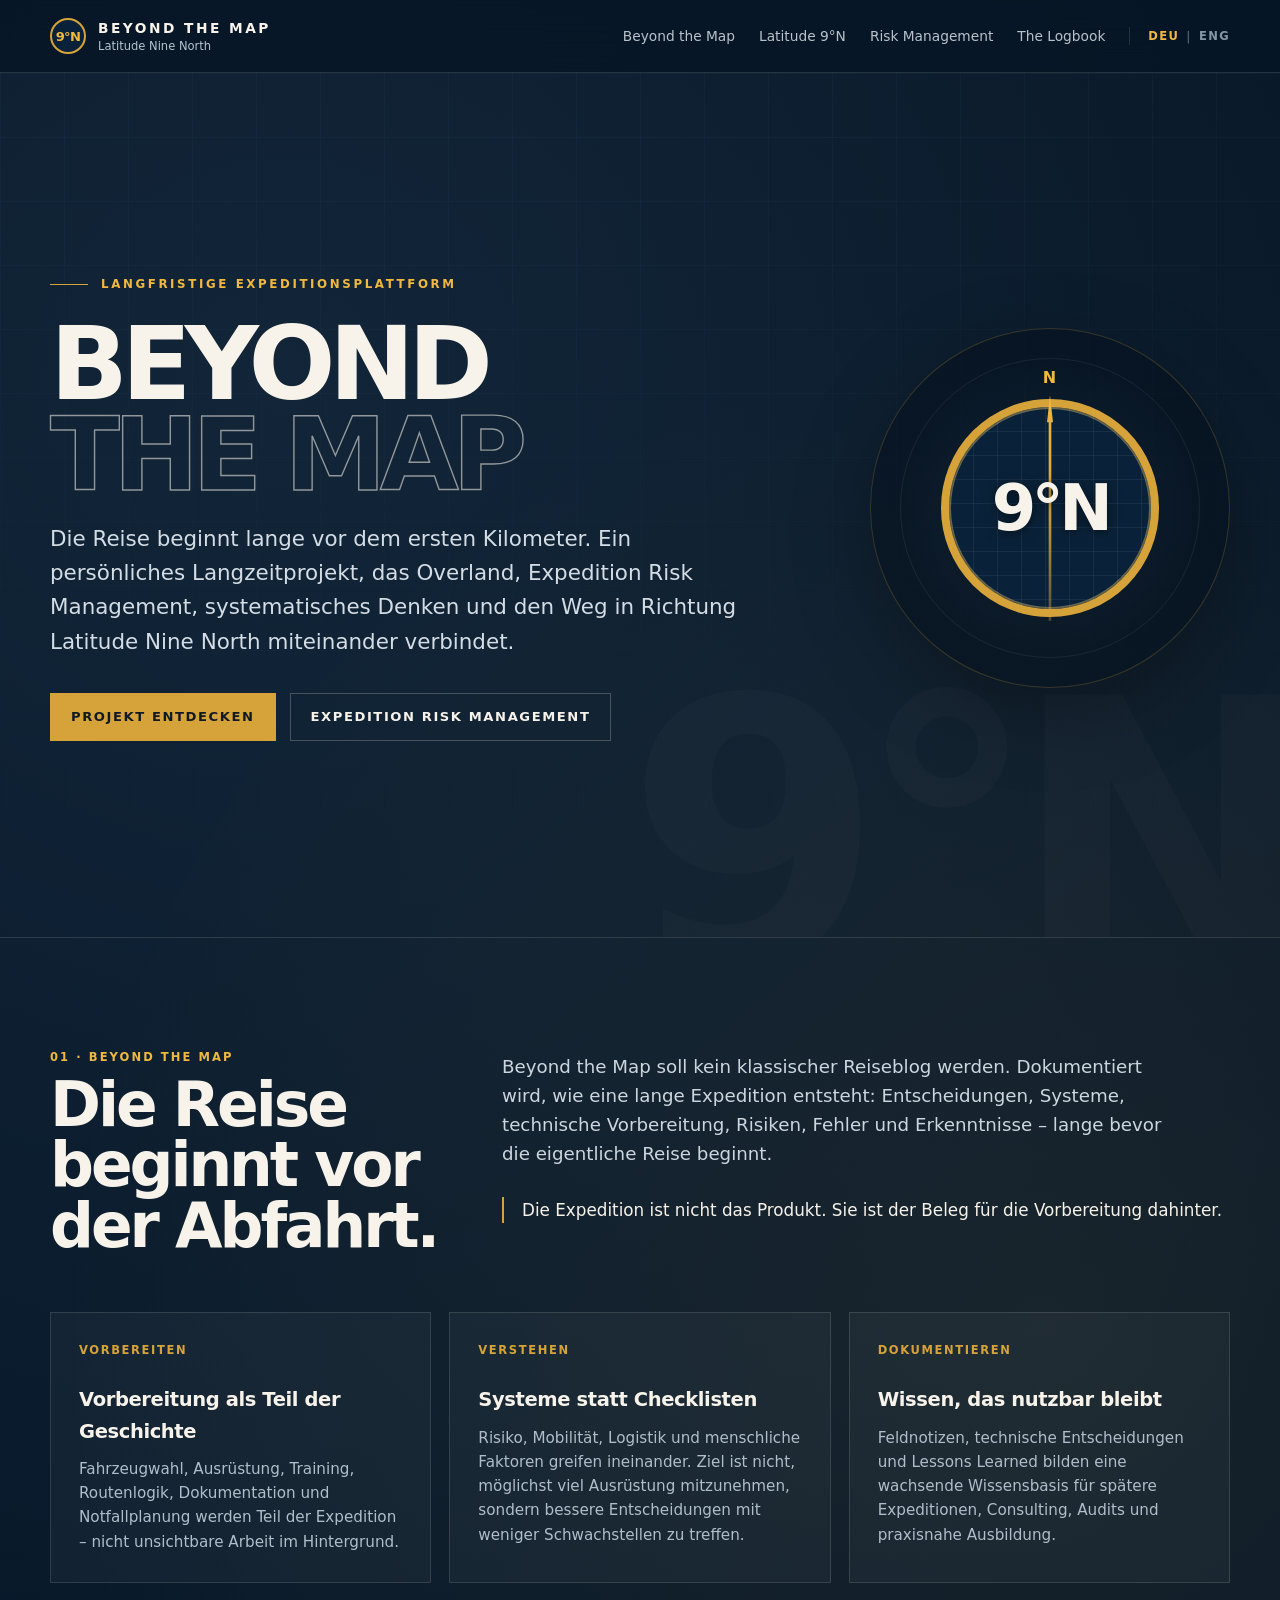
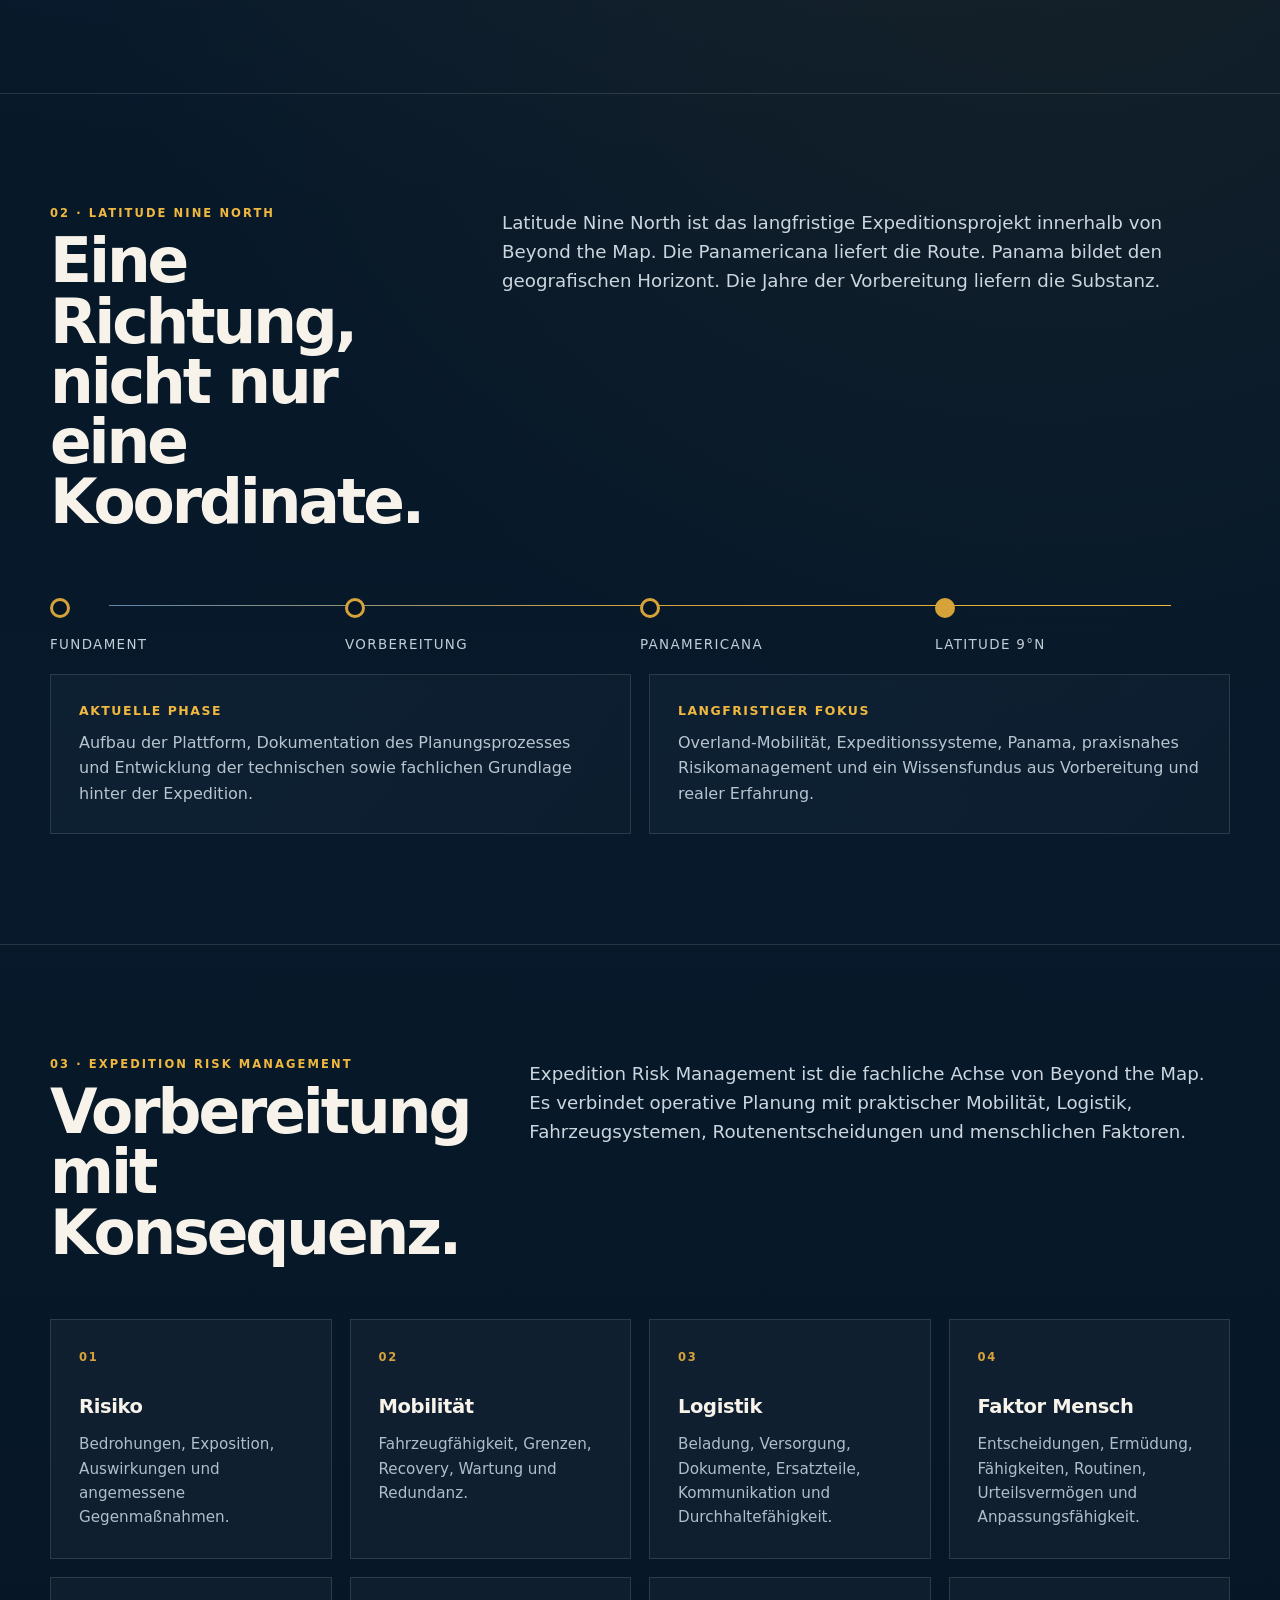
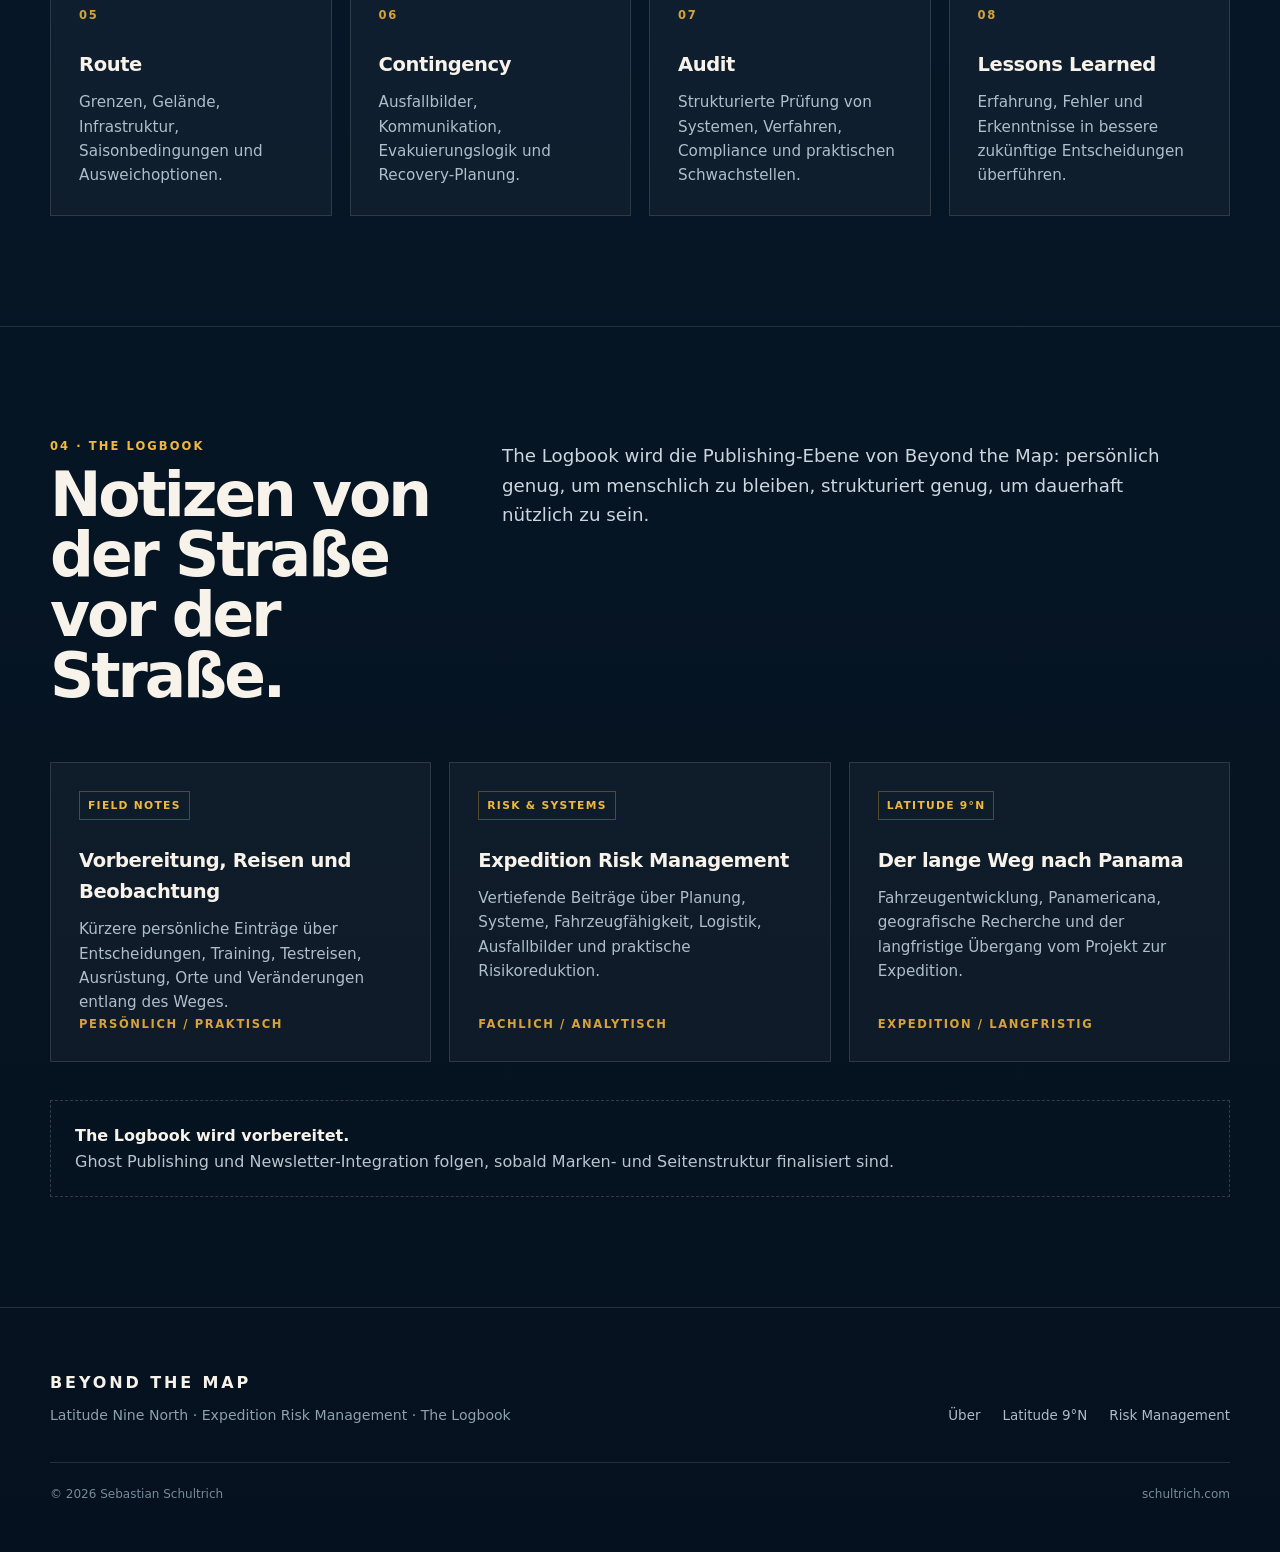
<file: website/index_v0.3.1.html>
<!doctype html>
<html lang="de">
<head>
<meta charset="utf-8">
<meta name="viewport" content="width=device-width,initial-scale=1">
<meta name="description" content="Beyond the Map – Latitude Nine North. Ein langfristiges Projekt über Expedition Risk Management, Overland, Vorbereitung, Systeme und den Weg nach Panama.">
<meta name="theme-color" content="#061525">
<title>Beyond the Map · Latitude Nine North</title>
<link rel="icon" href="./assets/icons/favicon.svg" type="image/svg+xml">
<link rel="alternate" hreflang="de" href="https://schultrich.com/">
<link rel="alternate" hreflang="en" href="https://schultrich.com/en/">
<link rel="alternate" hreflang="x-default" href="https://schultrich.com/">
<style>
:root{
  --navy:#061525; --blue:#0A2239; --blue-2:#102D49; --gold:#D6A33A;
  --gold-2:#F0B83F; --topo:#5E85A8; --white:#F7F3EA; --muted:#B8C4CF;
  --line:rgba(247,243,234,.13); --panel:rgba(255,255,255,.035);
  --shadow:0 24px 80px rgba(0,0,0,.28); --max:1180px;
}
*{box-sizing:border-box}
html{scroll-behavior:smooth}
body{margin:0;color:var(--white);background:
radial-gradient(circle at 22% 8%,rgba(94,133,168,.14),transparent 32%),
radial-gradient(circle at 82% 28%,rgba(214,163,58,.08),transparent 28%),
linear-gradient(180deg,var(--navy),#07192A 52%,#05111E);
font-family:Inter,ui-sans-serif,system-ui,-apple-system,BlinkMacSystemFont,"Segoe UI",sans-serif;
line-height:1.6;overflow-x:hidden}
a{color:inherit;text-decoration:none}
.shell{width:min(calc(100% - 40px),var(--max));margin:0 auto}
.site-header{position:sticky;top:0;z-index:20;backdrop-filter:blur(16px);
background:rgba(6,21,37,.78);border-bottom:1px solid var(--line)}
.nav{min-height:72px;display:flex;align-items:center;justify-content:space-between;gap:28px}
.brand{display:flex;align-items:center;gap:12px;min-width:max-content}
.brand-mark{width:36px;height:36px;border-radius:50%;border:2px solid var(--gold);
display:grid;place-items:center;color:var(--gold-2);font-weight:900;font-size:.82rem;
letter-spacing:-.05em;background:var(--blue)}
.brand-copy strong{display:block;font-size:.86rem;letter-spacing:.18em;text-transform:uppercase}
.brand-copy span{display:block;color:var(--muted);font-size:.72rem;margin-top:-2px}
.nav-right{display:flex;align-items:center;gap:24px}
.nav-links{display:flex;align-items:center;gap:24px;color:#D7DFE6;font-size:.86rem}
.nav-links a{opacity:.86}.nav-links a:hover{opacity:1;color:var(--gold-2)}
.lang-switch{display:flex;align-items:center;gap:7px;padding-left:18px;border-left:1px solid var(--line);
font-size:.72rem;font-weight:900;letter-spacing:.12em}
.lang-switch a{color:#8396A6}.lang-switch a:hover,.lang-switch a.active{color:var(--gold-2)}
.lang-switch span{color:#4A6073}
.hero{min-height:calc(100vh - 72px);display:grid;align-items:center;position:relative;
isolation:isolate;overflow:hidden;border-bottom:1px solid var(--line)}
.hero:before{content:"";position:absolute;inset:0;z-index:-2;background:
linear-gradient(rgba(94,133,168,.08) 1px,transparent 1px),
linear-gradient(90deg,rgba(94,133,168,.08) 1px,transparent 1px);
background-size:64px 64px;mask-image:linear-gradient(to bottom,rgba(0,0,0,.8),transparent 88%)}
.hero:after{content:"9°N";position:absolute;right:-.03em;bottom:-.23em;z-index:-1;
font-weight:900;letter-spacing:-.08em;font-size:clamp(9rem,29vw,27rem);line-height:1;
color:rgba(247,243,234,.018);user-select:none}
.hero-grid{display:grid;grid-template-columns:1.35fr .65fr;align-items:center;gap:72px;padding:92px 0 86px}
.eyebrow{display:flex;align-items:center;gap:13px;text-transform:uppercase;font-size:.74rem;
font-weight:800;letter-spacing:.22em;color:var(--gold-2)}
.eyebrow:before{content:"";width:38px;height:1px;background:var(--gold)}
h1{margin:24px 0 20px;max-width:900px;font-size:clamp(3.5rem,8vw,7.7rem);
line-height:.89;letter-spacing:-.065em;text-transform:uppercase;font-weight:900}
h1 span{display:block;color:transparent;-webkit-text-stroke:1.4px rgba(247,243,234,.56)}
.hero-lead{max-width:690px;color:#D4DDE5;font-size:clamp(1.06rem,1.7vw,1.34rem)}
.hero-actions{display:flex;gap:14px;flex-wrap:wrap;margin-top:34px}
.btn{min-height:48px;padding:0 20px;border:1px solid transparent;display:inline-flex;
align-items:center;justify-content:center;font-size:.82rem;font-weight:800;letter-spacing:.12em;
text-transform:uppercase;transition:.2s ease}
.btn-primary{background:var(--gold);color:#111A22}.btn-primary:hover{background:var(--gold-2);transform:translateY(-1px)}
.btn-ghost{border-color:rgba(247,243,234,.23);color:var(--white)}.btn-ghost:hover{border-color:var(--gold);color:var(--gold-2)}
.hero-card{justify-self:end;width:min(100%,360px);aspect-ratio:1;border:1px solid rgba(214,163,58,.22);
border-radius:50%;padding:28px;position:relative;display:grid;place-items:center;box-shadow:var(--shadow);
background:radial-gradient(circle at center,rgba(94,133,168,.12),transparent 62%),rgba(4,16,29,.54)}
.hero-card:before,.hero-card:after{content:"";position:absolute;border-radius:50%;inset:8%;
border:1px solid rgba(247,243,234,.07)} .hero-card:after{inset:22%}
.compass{position:relative;width:72%;aspect-ratio:1;border:8px solid var(--gold);border-radius:50%;
display:grid;place-items:center;color:var(--white);font-size:clamp(2.7rem,5vw,4.8rem);font-weight:900;
letter-spacing:-.07em;background:
linear-gradient(rgba(94,133,168,.14) 1px,transparent 1px),
linear-gradient(90deg,rgba(94,133,168,.14) 1px,transparent 1px),var(--blue);
background-size:24px 24px;box-shadow:0 0 0 2px rgba(240,194,90,.36) inset}
.compass:before{content:"N";position:absolute;top:-42px;color:var(--gold-2);font-size:1rem;letter-spacing:.08em}
.compass:after{content:"";position:absolute;width:6px;height:112%;
background:linear-gradient(var(--gold-2),var(--gold),rgba(214,163,58,.34));
clip-path:polygon(50% 0,100% 12%,72% 12%,72% 100%,28% 100%,28% 12%,0 12%);z-index:0}
.compass span{position:relative;z-index:1;text-shadow:0 2px 12px rgba(0,0,0,.5)}
section{padding:110px 0;border-bottom:1px solid var(--line)}
.section-head{display:grid;grid-template-columns:.7fr 1.3fr;gap:60px;margin-bottom:56px;align-items:start}
.kicker{color:var(--gold-2);text-transform:uppercase;letter-spacing:.18em;font-size:.72rem;font-weight:900}
h2{margin:9px 0 0;font-size:clamp(2.3rem,4.8vw,4.8rem);letter-spacing:-.05em;line-height:.98}
.section-intro{font-size:1.14rem;color:#CCD6DF;max-width:690px;margin:4px 0 0}
.quote{margin-top:28px;border-left:2px solid var(--gold);padding-left:18px;color:var(--white);font-size:1.05rem}
.story-grid,.risk-grid,.logbook-grid{display:grid;grid-template-columns:repeat(3,1fr);gap:18px}
.card{background:var(--panel);border:1px solid var(--line);padding:28px;min-height:220px;transition:.22s ease}
.card:hover{border-color:rgba(214,163,58,.38);background:rgba(255,255,255,.05);transform:translateY(-3px)}
.card-number{color:var(--gold);font-size:.72rem;font-weight:900;letter-spacing:.14em}
.card h3{margin:25px 0 10px;font-size:1.22rem;letter-spacing:-.02em}
.card p{margin:0;color:#AFBECA;font-size:.95rem}
.latitude{position:relative;overflow:hidden}
.latitude .route-line{margin-top:50px;display:grid;grid-template-columns:repeat(4,1fr);position:relative;gap:0}
.latitude .route-line:before{content:"";position:absolute;left:5%;right:5%;top:17px;height:1px;
background:linear-gradient(90deg,var(--topo),var(--gold),var(--gold-2))}
.waypoint{position:relative;padding-top:46px;color:#C2CED8;font-size:.84rem;letter-spacing:.1em;text-transform:uppercase}
.waypoint:before{content:"";position:absolute;top:10px;left:0;width:14px;height:14px;border-radius:50%;
background:var(--navy);border:3px solid var(--gold);z-index:2}
.waypoint:last-child:before{background:var(--gold)}
.risk-grid{grid-template-columns:repeat(4,1fr)} .risk-grid .card{min-height:180px}
.status{display:grid;grid-template-columns:1fr 1fr;gap:18px;margin-top:18px}
.status-panel{border:1px solid var(--line);padding:26px 28px;
background:linear-gradient(135deg,rgba(94,133,168,.07),rgba(255,255,255,.018))}
.status-panel strong{display:block;text-transform:uppercase;letter-spacing:.12em;font-size:.78rem;
color:var(--gold-2);margin-bottom:9px}.status-panel p{margin:0;color:#B8C4CF}
.logbook-grid .card{display:flex;flex-direction:column;justify-content:space-between;min-height:270px}
.tag{display:inline-flex;width:max-content;padding:5px 8px;border:1px solid rgba(214,163,58,.34);
color:var(--gold-2);font-size:.67rem;font-weight:800;letter-spacing:.12em;text-transform:uppercase}
.coming{margin-top:38px;padding:22px 24px;border:1px dashed rgba(247,243,234,.18);
display:flex;align-items:center;justify-content:space-between;gap:18px;color:#B9C5CF}.coming strong{color:var(--white)}
footer{padding:62px 0 48px}.footer-grid{display:grid;grid-template-columns:1.2fr .8fr;gap:40px;align-items:end}
.footer-title{font-weight:900;letter-spacing:.18em;text-transform:uppercase;font-size:1rem}
.footer-sub{margin-top:8px;color:#8EA0AF;font-size:.88rem}
.footer-links{display:flex;justify-content:flex-end;gap:22px;flex-wrap:wrap;color:#AFBBC5;font-size:.84rem}
.copyright{margin-top:36px;padding-top:22px;border-top:1px solid var(--line);color:#768A9A;font-size:.75rem;
display:flex;justify-content:space-between;gap:20px;flex-wrap:wrap}
@media(max-width:960px){
.nav-links{display:none}.hero-grid,.section-head,.footer-grid{grid-template-columns:1fr}.hero-grid{gap:42px}
.hero-card{justify-self:start;width:300px}.story-grid,.logbook-grid{grid-template-columns:1fr 1fr}
.risk-grid{grid-template-columns:1fr 1fr}.section-head{gap:20px}.footer-links{justify-content:flex-start}}
@media(max-width:620px){
.shell{width:min(calc(100% - 28px),var(--max))}.hero-grid{padding:68px 0}h1{font-size:3.6rem}.hero-card{width:230px}
.story-grid,.logbook-grid,.risk-grid,.status{grid-template-columns:1fr}.latitude .route-line{grid-template-columns:1fr;gap:18px}
.latitude .route-line:before{left:6px;right:auto;top:0;bottom:0;width:1px;height:auto;
background:linear-gradient(var(--topo),var(--gold),var(--gold-2))}
.waypoint{padding:0 0 0 36px;min-height:44px}.waypoint:before{left:0;top:3px}
section{padding:82px 0}.coming{align-items:flex-start;flex-direction:column}
.brand-copy span{display:none}.nav{gap:10px}.lang-switch{padding-left:10px}}
</style>
</head>
<body>
<header class="site-header"><div class="shell nav">
<a class="brand" href="#top" aria-label="Beyond the Map">
<div class="brand-mark">9°N</div><div class="brand-copy"><strong>Beyond the Map</strong><span>Latitude Nine North</span></div></a>
<div class="nav-right">
<nav class="nav-links">
<a href="#beyond">Beyond the Map</a><a href="#latitude">Latitude 9°N</a>
<a href="#risk">Risk Management</a><a href="#logbook">The Logbook</a>
</nav>
<div class="lang-switch" aria-label="Sprache">
<a class="active" href="./">DEU</a><span>|</span>
<a class="" href="./en/">ENG</a>
</div></div></div></header>

<main id="top">
<section class="hero"><div class="shell hero-grid">
<div><div class="eyebrow">Langfristige Expeditionsplattform</div><h1>Beyond <span>the Map</span></h1>
<p class="hero-lead">Die Reise beginnt lange vor dem ersten Kilometer. Ein persönliches Langzeitprojekt, das Overland, Expedition Risk Management, systematisches Denken und den Weg in Richtung Latitude Nine North miteinander verbindet.</p><div class="hero-actions">
<a class="btn btn-primary" href="#latitude">Projekt entdecken</a>
<a class="btn btn-ghost" href="#risk">Expedition Risk Management</a></div></div>
<div class="hero-card" aria-hidden="true"><div class="compass"><span>9°N</span></div></div>
</div></section>

<section id="beyond"><div class="shell">
<div class="section-head"><div><div class="kicker">01 · Beyond the Map</div><h2>Die Reise beginnt vor der Abfahrt.</h2></div>
<div><p class="section-intro">Beyond the Map soll kein klassischer Reiseblog werden. Dokumentiert wird, wie eine lange Expedition entsteht: Entscheidungen, Systeme, technische Vorbereitung, Risiken, Fehler und Erkenntnisse – lange bevor die eigentliche Reise beginnt.</p><div class="quote">Die Expedition ist nicht das Produkt. Sie ist der Beleg für die Vorbereitung dahinter.</div></div></div>
<div class="story-grid"><article class="card"><div class="card-number">VORBEREITEN</div><h3>Vorbereitung als Teil der Geschichte</h3><p>Fahrzeugwahl, Ausrüstung, Training, Routenlogik, Dokumentation und Notfallplanung werden Teil der Expedition – nicht unsichtbare Arbeit im Hintergrund.</p></article>
<article class="card"><div class="card-number">VERSTEHEN</div><h3>Systeme statt Checklisten</h3><p>Risiko, Mobilität, Logistik und menschliche Faktoren greifen ineinander. Ziel ist nicht, möglichst viel Ausrüstung mitzunehmen, sondern bessere Entscheidungen mit weniger Schwachstellen zu treffen.</p></article>
<article class="card"><div class="card-number">DOKUMENTIEREN</div><h3>Wissen, das nutzbar bleibt</h3><p>Feldnotizen, technische Entscheidungen und Lessons Learned bilden eine wachsende Wissensbasis für spätere Expeditionen, Consulting, Audits und praxisnahe Ausbildung.</p></article></div></div></section>

<section id="latitude" class="latitude"><div class="shell">
<div class="section-head"><div><div class="kicker">02 · Latitude Nine North</div><h2>Eine Richtung, nicht nur eine Koordinate.</h2></div>
<div><p class="section-intro">Latitude Nine North ist das langfristige Expeditionsprojekt innerhalb von Beyond the Map. Die Panamericana liefert die Route. Panama bildet den geografischen Horizont. Die Jahre der Vorbereitung liefern die Substanz.</p></div></div>
<div class="route-line"><div class="waypoint">Fundament</div>
<div class="waypoint">Vorbereitung</div>
<div class="waypoint">Panamericana</div>
<div class="waypoint">Latitude 9°N</div></div>
<div class="status"><div class="status-panel"><strong>Aktuelle Phase</strong><p>Aufbau der Plattform, Dokumentation des Planungsprozesses und Entwicklung der technischen sowie fachlichen Grundlage hinter der Expedition.</p></div>
<div class="status-panel"><strong>Langfristiger Fokus</strong><p>Overland-Mobilität, Expeditionssysteme, Panama, praxisnahes Risikomanagement und ein Wissensfundus aus Vorbereitung und realer Erfahrung.</p></div></div>
</div></section>

<section id="risk"><div class="shell">
<div class="section-head"><div><div class="kicker">03 · Expedition Risk Management</div><h2>Vorbereitung mit Konsequenz.</h2></div>
<div><p class="section-intro">Expedition Risk Management ist die fachliche Achse von Beyond the Map. Es verbindet operative Planung mit praktischer Mobilität, Logistik, Fahrzeugsystemen, Routenentscheidungen und menschlichen Faktoren.</p></div></div>
<div class="risk-grid"><article class="card"><div class="card-number">01</div><h3>Risiko</h3><p>Bedrohungen, Exposition, Auswirkungen und angemessene Gegenmaßnahmen.</p></article>
<article class="card"><div class="card-number">02</div><h3>Mobilität</h3><p>Fahrzeugfähigkeit, Grenzen, Recovery, Wartung und Redundanz.</p></article>
<article class="card"><div class="card-number">03</div><h3>Logistik</h3><p>Beladung, Versorgung, Dokumente, Ersatzteile, Kommunikation und Durchhaltefähigkeit.</p></article>
<article class="card"><div class="card-number">04</div><h3>Faktor Mensch</h3><p>Entscheidungen, Ermüdung, Fähigkeiten, Routinen, Urteilsvermögen und Anpassungsfähigkeit.</p></article>
<article class="card"><div class="card-number">05</div><h3>Route</h3><p>Grenzen, Gelände, Infrastruktur, Saisonbedingungen und Ausweichoptionen.</p></article>
<article class="card"><div class="card-number">06</div><h3>Contingency</h3><p>Ausfallbilder, Kommunikation, Evakuierungslogik und Recovery-Planung.</p></article>
<article class="card"><div class="card-number">07</div><h3>Audit</h3><p>Strukturierte Prüfung von Systemen, Verfahren, Compliance und praktischen Schwachstellen.</p></article>
<article class="card"><div class="card-number">08</div><h3>Lessons Learned</h3><p>Erfahrung, Fehler und Erkenntnisse in bessere zukünftige Entscheidungen überführen.</p></article></div></div></section>

<section id="logbook"><div class="shell">
<div class="section-head"><div><div class="kicker">04 · The Logbook</div><h2>Notizen von der Straße vor der Straße.</h2></div>
<div><p class="section-intro">The Logbook wird die Publishing-Ebene von Beyond the Map: persönlich genug, um menschlich zu bleiben, strukturiert genug, um dauerhaft nützlich zu sein.</p></div></div>
<div class="logbook-grid"><article class="card"><div><span class="tag">Field Notes</span><h3>Vorbereitung, Reisen und Beobachtung</h3><p>Kürzere persönliche Einträge über Entscheidungen, Training, Testreisen, Ausrüstung, Orte und Veränderungen entlang des Weges.</p></div><div class="card-number">PERSÖNLICH / PRAKTISCH</div></article>
<article class="card"><div><span class="tag">Risk & Systems</span><h3>Expedition Risk Management</h3><p>Vertiefende Beiträge über Planung, Systeme, Fahrzeugfähigkeit, Logistik, Ausfallbilder und praktische Risikoreduktion.</p></div><div class="card-number">FACHLICH / ANALYTISCH</div></article>
<article class="card"><div><span class="tag">Latitude 9°N</span><h3>Der lange Weg nach Panama</h3><p>Fahrzeugentwicklung, Panamericana, geografische Recherche und der langfristige Übergang vom Projekt zur Expedition.</p></div><div class="card-number">EXPEDITION / LANGFRISTIG</div></article></div>
<div class="coming"><div><strong>The Logbook wird vorbereitet.</strong><br>Ghost Publishing und Newsletter-Integration folgen, sobald Marken- und Seitenstruktur finalisiert sind.</div></div>
</div></section>
</main>

<footer><div class="shell"><div class="footer-grid">
<div><div class="footer-title">Beyond the Map</div><div class="footer-sub">Latitude Nine North · Expedition Risk Management · The Logbook</div></div>
<div class="footer-links"><a href="#beyond">Über</a><a href="#latitude">Latitude 9°N</a><a href="#risk">Risk Management</a></div>
</div><div class="copyright"><span>© 2026 Sebastian Schultrich</span><span>schultrich.com</span></div></div></footer>
</body>
</html>
</file>
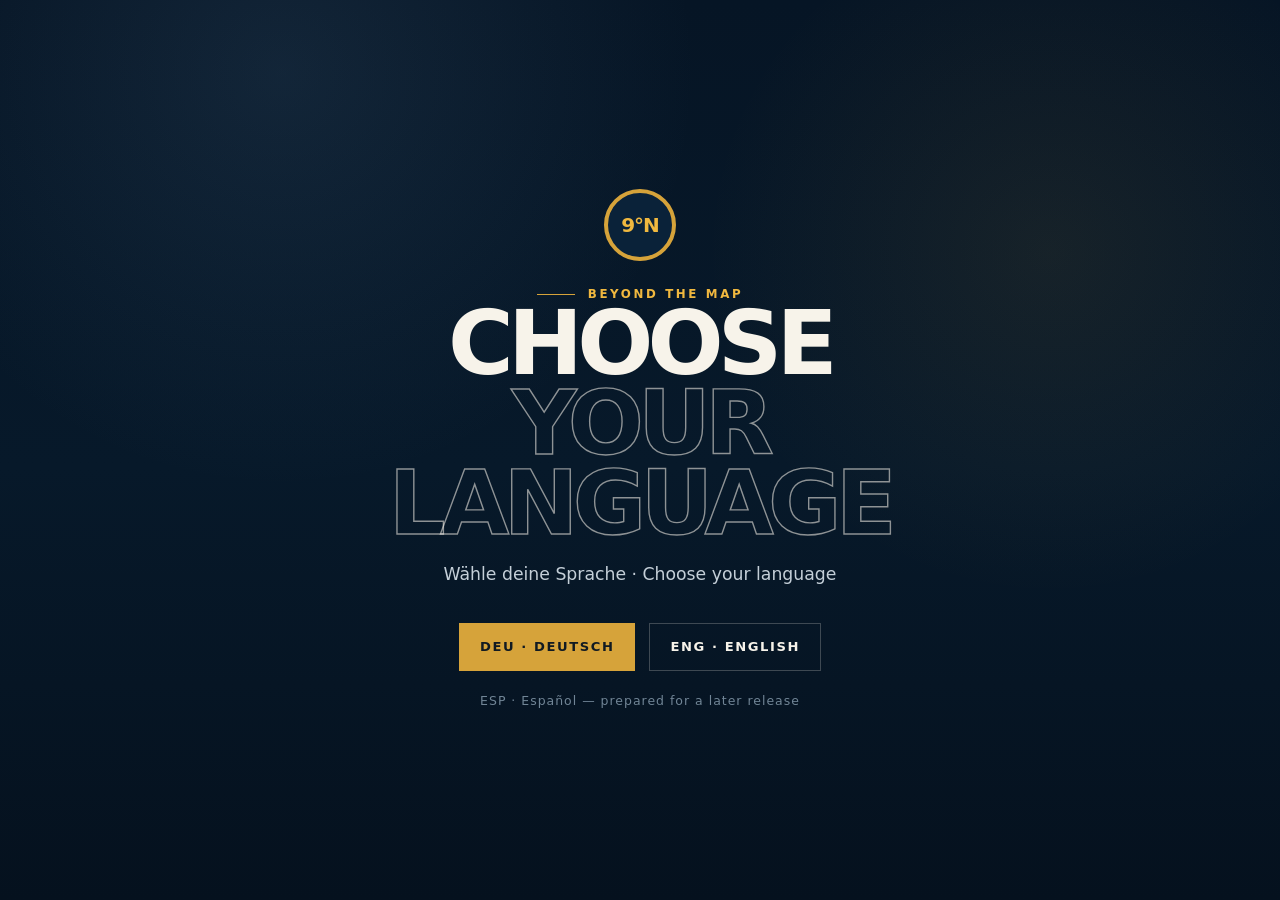
<file: website/index_v0.3.html>
<!doctype html>
<html lang="de">
<head>
<meta charset="utf-8">
<meta name="viewport" content="width=device-width,initial-scale=1">
<meta name="theme-color" content="#061525">
<title>Beyond the Map · Language</title>
<link rel="icon" href="./assets/icons/favicon.svg" type="image/svg+xml">
<style>

:root{
  --navy:#061525;
  --blue:#0A2239;
  --blue-2:#102D49;
  --gold:#D6A33A;
  --gold-2:#F0B83F;
  --topo:#5E85A8;
  --white:#F7F3EA;
  --muted:#B8C4CF;
  --line:rgba(247,243,234,.13);
  --panel:rgba(255,255,255,.035);
  --shadow:0 24px 80px rgba(0,0,0,.28);
  --max:1180px;
}
*{box-sizing:border-box}
html{scroll-behavior:smooth}
body{
  margin:0;
  color:var(--white);
  background:
    radial-gradient(circle at 22% 8%, rgba(94,133,168,.14), transparent 32%),
    radial-gradient(circle at 82% 28%, rgba(214,163,58,.08), transparent 28%),
    linear-gradient(180deg,var(--navy),#07192A 52%,#05111E);
  font-family:Inter,ui-sans-serif,system-ui,-apple-system,BlinkMacSystemFont,"Segoe UI",sans-serif;
  line-height:1.6;
  overflow-x:hidden;
}
a{color:inherit;text-decoration:none}
.shell{width:min(calc(100% - 40px),var(--max));margin:0 auto}
.site-header{
  position:sticky;top:0;z-index:20;
  backdrop-filter:blur(16px);
  background:rgba(6,21,37,.78);
  border-bottom:1px solid var(--line);
}
.nav{
  min-height:72px;display:flex;align-items:center;
  justify-content:space-between;gap:28px;
}
.brand{display:flex;align-items:center;gap:12px;min-width:max-content}
.brand-mark{
  width:36px;height:36px;border-radius:50%;
  border:2px solid var(--gold);display:grid;place-items:center;
  color:var(--gold-2);font-weight:900;font-size:.82rem;
  letter-spacing:-.05em;background:var(--blue);
}
.brand-copy strong{display:block;font-size:.86rem;letter-spacing:.18em;text-transform:uppercase}
.brand-copy span{display:block;color:var(--muted);font-size:.72rem;margin-top:-2px}
.nav-right{display:flex;align-items:center;gap:24px}
.nav-links{display:flex;align-items:center;gap:24px;color:#D7DFE6;font-size:.86rem}
.nav-links a{opacity:.86}
.nav-links a:hover{opacity:1;color:var(--gold-2)}
.lang-switch{
  display:flex;align-items:center;gap:7px;
  padding-left:18px;border-left:1px solid var(--line);
  font-size:.72rem;font-weight:900;letter-spacing:.12em;
}
.lang-switch a{color:#8396A6}
.lang-switch a:hover,.lang-switch a.active{color:var(--gold-2)}
.lang-switch span{color:#4A6073}
.hero{
  min-height:calc(100vh - 72px);display:grid;align-items:center;
  position:relative;isolation:isolate;overflow:hidden;border-bottom:1px solid var(--line);
}
.hero:before{
  content:"";position:absolute;inset:0;z-index:-2;
  background:
    linear-gradient(rgba(94,133,168,.08) 1px,transparent 1px),
    linear-gradient(90deg,rgba(94,133,168,.08) 1px,transparent 1px);
  background-size:64px 64px;
  mask-image:linear-gradient(to bottom,rgba(0,0,0,.8),transparent 88%);
}
.hero:after{
  content:"9°N";position:absolute;right:-.03em;bottom:-.23em;z-index:-1;
  font-weight:900;letter-spacing:-.08em;font-size:clamp(9rem,29vw,27rem);
  line-height:1;color:rgba(247,243,234,.018);user-select:none;
}
.hero-grid{
  display:grid;grid-template-columns:1.35fr .65fr;align-items:center;
  gap:72px;padding:92px 0 86px;
}
.eyebrow{
  display:flex;align-items:center;gap:13px;text-transform:uppercase;
  font-size:.74rem;font-weight:800;letter-spacing:.22em;color:var(--gold-2);
}
.eyebrow:before{content:"";width:38px;height:1px;background:var(--gold)}
h1{
  margin:24px 0 20px;max-width:900px;font-size:clamp(3.5rem,8vw,7.7rem);
  line-height:.89;letter-spacing:-.065em;text-transform:uppercase;font-weight:900;
}
h1 span{display:block;color:transparent;-webkit-text-stroke:1.4px rgba(247,243,234,.56)}
.hero-lead{max-width:690px;color:#D4DDE5;font-size:clamp(1.06rem,1.7vw,1.34rem)}
.hero-actions{display:flex;gap:14px;flex-wrap:wrap;margin-top:34px}
.btn{
  min-height:48px;padding:0 20px;border:1px solid transparent;
  display:inline-flex;align-items:center;justify-content:center;
  font-size:.82rem;font-weight:800;letter-spacing:.12em;text-transform:uppercase;
  transition:.2s ease;
}
.btn-primary{background:var(--gold);color:#111A22}
.btn-primary:hover{background:var(--gold-2);transform:translateY(-1px)}
.btn-ghost{border-color:rgba(247,243,234,.23);color:var(--white)}
.btn-ghost:hover{border-color:var(--gold);color:var(--gold-2)}
.hero-card{
  justify-self:end;width:min(100%,360px);aspect-ratio:1;
  border:1px solid rgba(214,163,58,.22);border-radius:50%;padding:28px;
  position:relative;display:grid;place-items:center;box-shadow:var(--shadow);
  background:radial-gradient(circle at center,rgba(94,133,168,.12),transparent 62%),rgba(4,16,29,.54);
}
.hero-card:before,.hero-card:after{
  content:"";position:absolute;border-radius:50%;inset:8%;
  border:1px solid rgba(247,243,234,.07)
}
.hero-card:after{inset:22%}
.compass{
  position:relative;width:72%;aspect-ratio:1;border:8px solid var(--gold);
  border-radius:50%;display:grid;place-items:center;color:var(--white);
  font-size:clamp(2.7rem,5vw,4.8rem);font-weight:900;letter-spacing:-.07em;
  background:
    linear-gradient(rgba(94,133,168,.14) 1px,transparent 1px),
    linear-gradient(90deg,rgba(94,133,168,.14) 1px,transparent 1px),
    var(--blue);
  background-size:24px 24px;box-shadow:0 0 0 2px rgba(240,194,90,.36) inset;
}
.compass:before{
  content:"N";position:absolute;top:-42px;color:var(--gold-2);
  font-size:1rem;letter-spacing:.08em;
}
.compass:after{
  content:"";position:absolute;width:6px;height:112%;
  background:linear-gradient(var(--gold-2),var(--gold),rgba(214,163,58,.34));
  clip-path:polygon(50% 0,100% 12%,72% 12%,72% 100%,28% 100%,28% 12%,0 12%);
  z-index:0;
}
.compass span{position:relative;z-index:1;text-shadow:0 2px 12px rgba(0,0,0,.5)}
section{padding:110px 0;border-bottom:1px solid var(--line)}
.section-head{
  display:grid;grid-template-columns:.7fr 1.3fr;gap:60px;
  margin-bottom:56px;align-items:start;
}
.kicker{color:var(--gold-2);text-transform:uppercase;letter-spacing:.18em;font-size:.72rem;font-weight:900}
h2{margin:9px 0 0;font-size:clamp(2.3rem,4.8vw,4.8rem);letter-spacing:-.05em;line-height:.98}
.section-intro{font-size:1.14rem;color:#CCD6DF;max-width:690px;margin:4px 0 0}
.quote{margin-top:28px;border-left:2px solid var(--gold);padding-left:18px;color:var(--white);font-size:1.05rem}
.story-grid,.risk-grid,.logbook-grid{display:grid;grid-template-columns:repeat(3,1fr);gap:18px}
.card{
  background:var(--panel);border:1px solid var(--line);padding:28px;
  min-height:220px;transition:.22s ease;
}
.card:hover{border-color:rgba(214,163,58,.38);background:rgba(255,255,255,.05);transform:translateY(-3px)}
.card-number{color:var(--gold);font-size:.72rem;font-weight:900;letter-spacing:.14em}
.card h3{margin:25px 0 10px;font-size:1.22rem;letter-spacing:-.02em}
.card p{margin:0;color:#AFBECA;font-size:.95rem}
.latitude{position:relative;overflow:hidden}
.latitude .route-line{
  margin-top:50px;display:grid;grid-template-columns:repeat(4,1fr);
  position:relative;gap:0;
}
.latitude .route-line:before{
  content:"";position:absolute;left:5%;right:5%;top:17px;height:1px;
  background:linear-gradient(90deg,var(--topo),var(--gold),var(--gold-2));
}
.waypoint{
  position:relative;padding-top:46px;color:#C2CED8;
  font-size:.84rem;letter-spacing:.1em;text-transform:uppercase;
}
.waypoint:before{
  content:"";position:absolute;top:10px;left:0;width:14px;height:14px;
  border-radius:50%;background:var(--navy);border:3px solid var(--gold);z-index:2;
}
.waypoint:last-child:before{background:var(--gold)}
.risk-grid{grid-template-columns:repeat(4,1fr)}
.risk-grid .card{min-height:180px}
.status{display:grid;grid-template-columns:1fr 1fr;gap:18px;margin-top:18px}
.status-panel{
  border:1px solid var(--line);padding:26px 28px;
  background:linear-gradient(135deg,rgba(94,133,168,.07),rgba(255,255,255,.018));
}
.status-panel strong{
  display:block;text-transform:uppercase;letter-spacing:.12em;
  font-size:.78rem;color:var(--gold-2);margin-bottom:9px;
}
.status-panel p{margin:0;color:#B8C4CF}
.logbook-grid .card{
  display:flex;flex-direction:column;justify-content:space-between;min-height:270px
}
.tag{
  display:inline-flex;width:max-content;padding:5px 8px;
  border:1px solid rgba(214,163,58,.34);color:var(--gold-2);
  font-size:.67rem;font-weight:800;letter-spacing:.12em;text-transform:uppercase;
}
.coming{
  margin-top:38px;padding:22px 24px;border:1px dashed rgba(247,243,234,.18);
  display:flex;align-items:center;justify-content:space-between;gap:18px;color:#B9C5CF;
}
.coming strong{color:var(--white)}
footer{padding:62px 0 48px}
.footer-grid{display:grid;grid-template-columns:1.2fr .8fr;gap:40px;align-items:end}
.footer-title{font-weight:900;letter-spacing:.18em;text-transform:uppercase;font-size:1rem}
.footer-sub{margin-top:8px;color:#8EA0AF;font-size:.88rem}
.footer-links{display:flex;justify-content:flex-end;gap:22px;flex-wrap:wrap;color:#AFBBC5;font-size:.84rem}
.copyright{
  margin-top:36px;padding-top:22px;border-top:1px solid var(--line);
  color:#768A9A;font-size:.75rem;display:flex;justify-content:space-between;gap:20px;flex-wrap:wrap;
}
@media(max-width:960px){
  .nav-links{display:none}
  .hero-grid,.section-head,.footer-grid{grid-template-columns:1fr}
  .hero-grid{gap:42px}.hero-card{justify-self:start;width:300px}
  .story-grid,.logbook-grid{grid-template-columns:1fr 1fr}
  .risk-grid{grid-template-columns:1fr 1fr}.section-head{gap:20px}
  .footer-links{justify-content:flex-start}
}
@media(max-width:620px){
  .shell{width:min(calc(100% - 28px),var(--max))}
  .hero-grid{padding:68px 0}h1{font-size:3.6rem}.hero-card{width:230px}
  .story-grid,.logbook-grid,.risk-grid,.status{grid-template-columns:1fr}
  .latitude .route-line{grid-template-columns:1fr;gap:18px}
  .latitude .route-line:before{
    left:6px;right:auto;top:0;bottom:0;width:1px;height:auto;
    background:linear-gradient(var(--topo),var(--gold),var(--gold-2));
  }
  .waypoint{padding:0 0 0 36px;min-height:44px}.waypoint:before{left:0;top:3px}
  section{padding:82px 0}.coming{align-items:flex-start;flex-direction:column}
  .brand-copy span{display:none}.nav{gap:10px}.lang-switch{padding-left:10px}
}

.language-gate{min-height:100vh;display:grid;place-items:center;padding:30px}
.language-box{width:min(680px,100%);text-align:center}
.language-box .brand-mark{margin:0 auto 24px;width:72px;height:72px;font-size:1.25rem;border-width:4px}
.language-box h1{font-size:clamp(3rem,8vw,5.6rem);margin:0 0 18px}
.language-box h1 span{display:block}
.language-box p{color:#C4CFD8;font-size:1.08rem;margin:0 auto;max-width:560px}
.language-buttons{display:flex;gap:14px;justify-content:center;flex-wrap:wrap;margin-top:34px}
.language-note{margin-top:20px;color:#718596;font-size:.78rem;letter-spacing:.08em}
</style>
<script>
(function(){
  const saved = localStorage.getItem('btm-language');
  if(saved === 'de') location.replace('./de/');
  if(saved === 'en') location.replace('./en/');
})();
function chooseLanguage(lang){
  localStorage.setItem('btm-language', lang);
}
</script>
</head>
<body>
<main class="language-gate">
  <div class="language-box">
    <div class="brand-mark">9°N</div>
    <div class="eyebrow" style="justify-content:center">Beyond the Map</div>
    <h1>Choose <span>your language</span></h1>
    <p>Wähle deine Sprache · Choose your language</p>
    <div class="language-buttons">
      <a class="btn btn-primary" href="./de/" onclick="chooseLanguage('de')">DEU · Deutsch</a>
      <a class="btn btn-ghost" href="./en/" onclick="chooseLanguage('en')">ENG · English</a>
    </div>
    <div class="language-note">ESP · Español — prepared for a later release</div>
  </div>
</main>
</body>
</html>
</file>
<file: website/assets/css/style.css>
:root{--midnight:#061525;--expedition:#0A2239;--deep:#102D49;--gold:#D6A33A;--signal:#F0B83F;--topo:#5E85A8;--warm:#F7F3EA;--muted:#AAB9C6;--line:rgba(247,243,234,.13);--panel:rgba(255,255,255,.035);--max:1220px}
*{box-sizing:border-box}html{scroll-behavior:smooth}body{margin:0;background:radial-gradient(circle at 18% 12%,rgba(94,133,168,.12),transparent 28%),linear-gradient(180deg,var(--midnight),#07192a 52%,#04111d);color:var(--warm);font-family:Inter,ui-sans-serif,system-ui,-apple-system,BlinkMacSystemFont,"Segoe UI",sans-serif;line-height:1.6}a{color:inherit;text-decoration:none}img{display:block;max-width:100%}.shell{width:min(calc(100% - 42px),var(--max));margin:auto}.site-header{position:sticky;top:0;z-index:30;background:rgba(6,21,37,.84);backdrop-filter:blur(16px);border-bottom:1px solid var(--line)}.nav{min-height:76px;display:flex;align-items:center;justify-content:space-between;gap:25px}.brand-mini{display:flex;align-items:center;gap:13px}.brand-mini img{width:34px;height:34px}.brand-mini strong{display:block;font-size:.82rem;letter-spacing:.2em}.brand-mini small{display:block;color:var(--topo);font-size:.7rem;letter-spacing:.08em}.nav-right{display:flex;align-items:center;gap:24px}.nav-links{display:flex;gap:23px;color:#d7e0e7;font-size:.84rem}.nav-links a:hover{color:var(--signal)}.lang{display:flex;gap:7px;padding-left:18px;border-left:1px solid var(--line);font-size:.7rem;font-weight:900;letter-spacing:.12em}.lang a{color:#758b9d}.lang .active,.lang a:hover{color:var(--signal)}.lang span{color:#3f5568}
.hero{min-height:calc(100vh - 76px);position:relative;overflow:hidden;border-bottom:1px solid var(--line);display:grid;align-items:center}.hero::before{content:"";position:absolute;inset:0;background:url("../graphics/topography.svg") center/cover no-repeat;opacity:.55;pointer-events:none}.hero::after{content:"09°00' N · 79°30' W";position:absolute;right:4vw;bottom:3vw;color:rgba(94,133,168,.28);letter-spacing:.14em;font-size:clamp(1rem,2vw,1.8rem);font-weight:800}.hero-grid{position:relative;display:grid;grid-template-columns:1.25fr .75fr;gap:80px;align-items:center;padding:100px 0}.eyebrow{color:var(--signal);font-weight:900;letter-spacing:.2em;text-transform:uppercase;font-size:.72rem;display:flex;gap:13px;align-items:center}.eyebrow::before{content:"";width:38px;height:2px;background:var(--gold)}h1{margin:22px 0 24px;font-family:"Arial Narrow",Arial,sans-serif;font-size:clamp(4.2rem,9vw,8.6rem);line-height:.84;letter-spacing:-.045em;text-transform:uppercase}h1 span{display:block;color:transparent;-webkit-text-stroke:1.4px rgba(247,243,234,.58)}.hero-lead{max-width:720px;font-size:clamp(1.08rem,1.7vw,1.32rem);color:#d2dce4}.actions{display:flex;flex-wrap:wrap;gap:13px;margin-top:34px}.btn{min-height:48px;padding:0 20px;border:1px solid rgba(247,243,234,.2);display:inline-flex;align-items:center;justify-content:center;font-size:.78rem;font-weight:900;letter-spacing:.12em;text-transform:uppercase}.btn.primary{background:var(--gold);color:#111a22;border-color:var(--gold)}.btn:hover{border-color:var(--signal);color:var(--signal)}.btn.primary:hover{background:var(--signal);color:#111a22}.hero-brand{display:flex;justify-content:flex-end}.hero-brand img{width:min(100%,470px);filter:drop-shadow(0 26px 46px rgba(0,0,0,.35))}
section{padding:112px 0;border-bottom:1px solid var(--line)}.section-head{display:grid;grid-template-columns:.72fr 1.28fr;gap:64px;align-items:start;margin-bottom:56px}.kicker{color:var(--gold);font-size:.7rem;font-weight:900;letter-spacing:.2em;text-transform:uppercase}h2{font-family:"Arial Narrow",Arial,sans-serif;font-size:clamp(2.6rem,5vw,5rem);line-height:.96;letter-spacing:-.035em;margin:10px 0 0;text-transform:uppercase}.section-intro{font-size:1.12rem;color:#c7d1da;max-width:730px;margin:0}.quote{border-left:3px solid var(--gold);padding:4px 0 4px 20px;margin-top:28px;color:#f4efe5;font-size:1.08rem}.cards{display:grid;grid-template-columns:repeat(3,1fr);gap:18px}.card{border:1px solid var(--line);background:var(--panel);padding:28px;min-height:220px;transition:.2s}.card:hover{border-color:rgba(214,163,58,.4);transform:translateY(-3px)}.card .label{color:var(--gold);font-size:.7rem;font-weight:900;letter-spacing:.15em}.card h3{margin:25px 0 10px;font-size:1.18rem}.card p{margin:0;color:#aebdca;font-size:.94rem}
.latitude-hero{display:grid;grid-template-columns:.8fr 1.2fr;gap:60px;align-items:center}.latitude-logo{padding:35px;border:1px solid rgba(214,163,58,.2);background:linear-gradient(135deg,rgba(214,163,58,.05),transparent)}.route{display:grid;grid-template-columns:repeat(4,1fr);position:relative;margin-top:44px}.route::before{content:"";position:absolute;left:4%;right:4%;top:15px;height:2px;background:linear-gradient(90deg,var(--topo),var(--gold),var(--signal))}.point{position:relative;padding-top:43px;color:#c2ced8;font-size:.8rem;text-transform:uppercase;letter-spacing:.11em}.point::before{content:"";position:absolute;left:0;top:8px;width:14px;height:14px;border-radius:50%;border:3px solid var(--gold);background:var(--midnight)}.point:last-child::before{background:var(--gold)}
.risk-grid{display:grid;grid-template-columns:repeat(4,1fr);gap:18px}.risk-grid .card{min-height:170px}.coord-strip{margin-top:34px;display:grid;grid-template-columns:1fr 1fr 1fr;border-top:1px solid var(--line);border-bottom:1px solid var(--line)}.coord{padding:22px;border-right:1px solid var(--line)}.coord:last-child{border-right:0}.coord strong{display:block;color:var(--gold);font-family:"Arial Narrow",Arial,sans-serif;font-size:1.55rem;letter-spacing:.04em}.coord span{color:#7d94a7;font-size:.72rem;letter-spacing:.12em;text-transform:uppercase}
.log-grid{display:grid;grid-template-columns:repeat(3,1fr);gap:18px}.log-grid .card{min-height:270px;display:flex;flex-direction:column;justify-content:space-between}.tag{display:inline-flex;width:max-content;padding:5px 8px;border:1px solid rgba(214,163,58,.35);color:var(--signal);font-size:.65rem;font-weight:900;letter-spacing:.12em;text-transform:uppercase}.coming{margin-top:36px;border:1px dashed rgba(247,243,234,.17);padding:23px;color:#aebdca}.coming strong{color:var(--warm)}
footer{padding:56px 0}.footer-top{display:flex;justify-content:space-between;gap:35px;align-items:flex-end}.footer-wordmark img{width:min(620px,100%)}.footer-links{display:flex;gap:20px;flex-wrap:wrap;color:#aab8c4;font-size:.82rem}.footer-bottom{margin-top:35px;padding-top:20px;border-top:1px solid var(--line);display:flex;justify-content:space-between;gap:20px;color:#718799;font-size:.73rem;flex-wrap:wrap}
@media(max-width:980px){.nav-links{display:none}.hero-grid,.section-head,.latitude-hero{grid-template-columns:1fr}.hero-brand{justify-content:flex-start}.hero-brand img{max-width:420px}.cards,.log-grid{grid-template-columns:1fr 1fr}.risk-grid{grid-template-columns:1fr 1fr}.footer-top{display:grid}}
@media(max-width:640px){.shell{width:min(calc(100% - 28px),var(--max))}.hero-grid{padding:70px 0}h1{font-size:4rem}.cards,.log-grid,.risk-grid{grid-template-columns:1fr}.route{grid-template-columns:1fr;gap:16px}.route::before{left:6px;right:auto;top:0;bottom:0;height:auto;width:2px;background:linear-gradient(var(--topo),var(--gold),var(--signal))}.point{padding:0 0 0 36px;min-height:42px}.point::before{top:2px}.coord-strip{grid-template-columns:1fr}.coord{border-right:0;border-bottom:1px solid var(--line)}.coord:last-child{border-bottom:0}.brand-mini small{display:none}.lang{padding-left:10px}.nav{gap:10px}}
</file>
